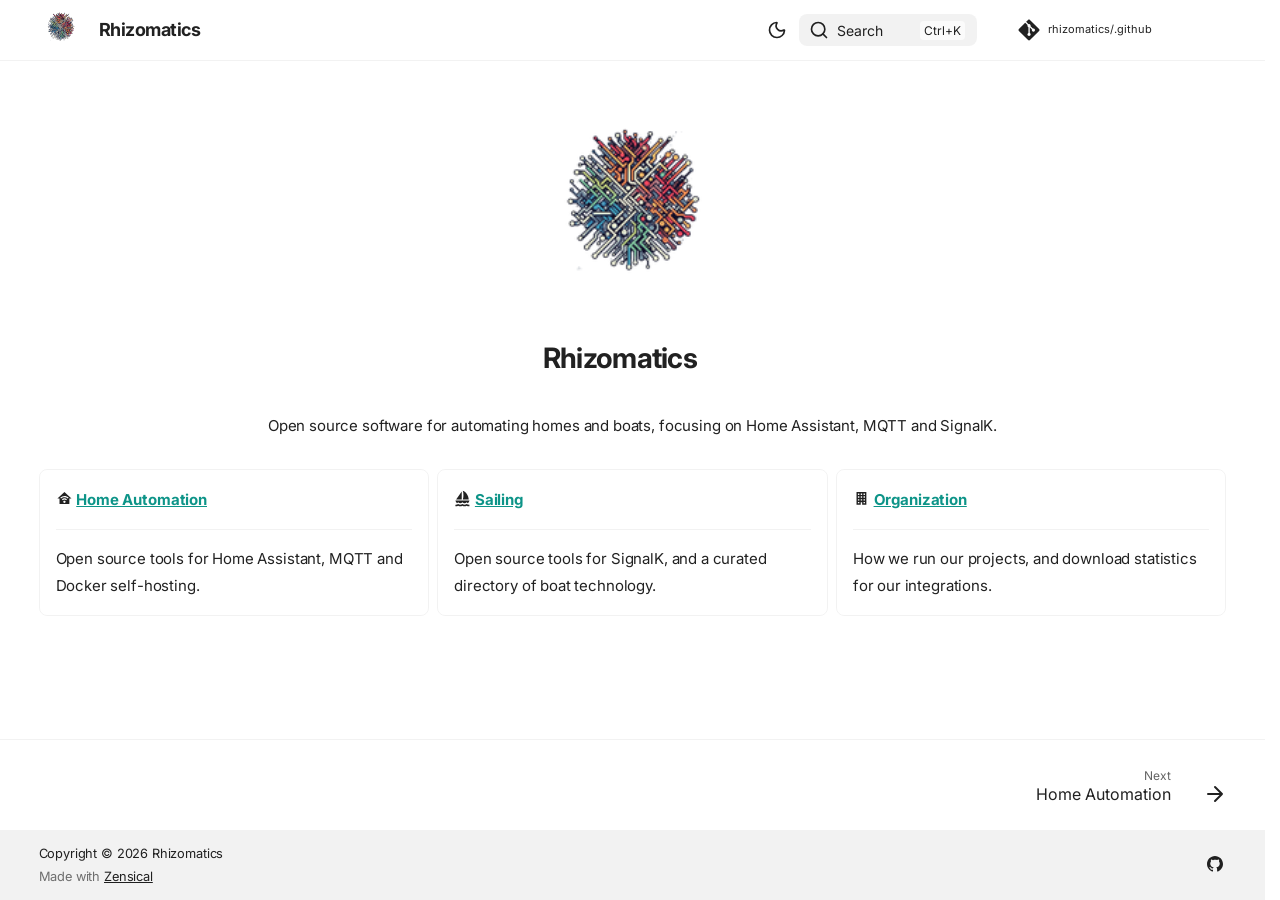
<file: index.html>
<!doctype html>
<html lang="en" class="no-js">
  <head>
    
      <meta charset="utf-8">
      <meta name="viewport" content="width=device-width,initial-scale=1">
      
        <meta name="description" content="Open source software for Home Assistant, MQTT, SignalK, Docker self-hosting, home and boat automation.">
      
      
        <meta name="author" content="Rhizomatics">
      
      
        <link rel="canonical" href="https://www.rhizomatics.org.uk/">
      
      
        <link rel="describedby" href="./llms.txt">
        
          <link rel="alternate" type="text/markdown" href="./index.md">
        
      
      
      
        <link rel="next" href="./home-automation/">
      
      
        
      
      
      <link rel="icon" href="./assets/images/rhizomatics-dark-icon.png">
      <meta name="generator" content="zensical-0.1.0">
    
    
      
        <title>Open Source Home Assistant, MQTT & SignalK Tools - Rhizomatics</title>
      
    
    
      
        
      
      <link rel="stylesheet" href="./assets/stylesheets/modern/main.4ab2de0c.min.css">
      
        
          
        
        <link rel="stylesheet" href="./assets/stylesheets/modern/palette.b60ce83d.min.css">
      
      


    
    
      
    
    
      
        
        
        <link rel="preconnect" href="https://fonts.gstatic.com" crossorigin>
        <link rel="stylesheet" href="https://fonts.googleapis.com/css?family=Inter:300,300i,400,400i,500,500i,700,700i%7CJetBrains+Mono:400,400i,700,700i&amp;display=fallback">
        <style>:root{--md-text-font:"Inter";--md-code-font:"JetBrains Mono"}</style>
      
    
    
      <link rel="stylesheet" href="./stylesheets/extra.css">
    
    <script>__md_scope=new URL(".",location),__md_scope.pathname.endsWith("/")||(__md_scope=new URL(__md_scope.pathname+"/",location)),__md_hash=e=>[...e].reduce(((e,t)=>(e<<5)-e+t.charCodeAt(0)),0),__md_get=(e,t=localStorage,_=__md_scope)=>JSON.parse(t.getItem(_.pathname+"."+e)),__md_set=(e,t,_=localStorage,a=__md_scope)=>{try{_.setItem(a.pathname+"."+e,JSON.stringify(t))}catch(e){}},document.documentElement.setAttribute("data-platform",navigator.platform)</script>
    
      

    
    
  
  
  

  <meta property="og:type" content="website">
  <meta property="og:title" content="Open Source Home Assistant, MQTT & SignalK Tools">
  <meta property="og:description" content="Open source software for Home Assistant, MQTT, SignalK, Docker self-hosting, home and boat automation.">
  <meta property="og:image" content="https://www.rhizomatics.org.uk//assets/images/icon-master-1280x1280.png">
  <meta property="og:url" content="https://www.rhizomatics.org.uk/">
  <meta property="og:site_name" content="Rhizomatics">

  <meta name="twitter:card" content="summary">
  <meta name="twitter:title" content="Open Source Home Assistant, MQTT & SignalK Tools">
  <meta name="twitter:description" content="Open source software for Home Assistant, MQTT, SignalK, Docker self-hosting, home and boat automation.">
  <meta name="twitter:image" content="https://www.rhizomatics.org.uk//assets/images/icon-master-1280x1280.png">

  
    <script type="application/ld+json">
    {
      "@context": "https://schema.org",
      "@type": "Organization",
      "name": "Rhizomatics",
      "url": "https://www.rhizomatics.org.uk/",
      "logo": "https://www.rhizomatics.org.uk//assets/images/icon-master-1280x1280.png",
      "description": "Open source software for Home Assistant, MQTT, Docker self-hosting and marine SignalK integrations.",
      "sameAs": [
        "https://github.com/rhizomatics"
      ]
    }
    </script>
  

  
  <script data-goatcounter="https://rhizomatics.goatcounter.com/count"
          async src="//gc.zgo.at/count.js"></script>

  </head>
  
  
    
    
      
    
    
    
    
    <body dir="ltr" data-md-color-scheme="default" data-md-color-primary="custom" data-md-color-accent="custom">
  
    
    <input class="md-toggle" data-md-toggle="drawer" type="checkbox" id="__drawer" autocomplete="off">
    <input class="md-toggle" data-md-toggle="search" type="checkbox" id="__search" autocomplete="off">
    <label class="md-overlay" for="__drawer" aria-hidden="true"></label>
    <div data-md-component="skip">
      <a href="#__skip" class="md-skip">
        Skip to content
      </a>
    </div>
    <div data-md-component="announce">
      
    </div>
    
    
      

  

<header class="md-header md-header--shadow" data-md-component="header">
  <nav class="md-header__inner md-grid" aria-label="Header">
    <a href="" title="Rhizomatics" class="md-header__button md-logo" aria-label="Rhizomatics" data-md-component="logo">
      
  <img src="./assets/images/rhizomatics-logo.png" alt="Rhizomatics">

    </a>
    <label class="md-header__button md-icon" for="__drawer">
      
      <svg xmlns="http://www.w3.org/2000/svg" fill="none" stroke="currentColor" stroke-linecap="round" stroke-linejoin="round" stroke-width="2" class="lucide lucide-menu" viewBox="0 0 24 24"><path d="M4 5h16M4 12h16M4 19h16"/></svg>
      <span class="md-visually-hidden">Navigation</span>
    </label>
    <div class="md-header__title" data-md-component="header-title">
      <div class="md-header__ellipsis">
        <div class="md-header__topic">
          <span class="md-ellipsis">
            Rhizomatics
          </span>
        </div>
        <div class="md-header__topic" data-md-component="header-topic">
          <span class="md-ellipsis">
            
              Open Source Home Assistant, MQTT & SignalK Tools
            
          </span>
        </div>
      </div>
    </div>
    
      
        <form class="md-header__option" data-md-component="palette">
  
    
    
    
    <input class="md-option" data-md-color-media="none" data-md-color-scheme="default" data-md-color-primary="custom" data-md-color-accent="custom"  aria-label="Switch to dark mode"  type="radio" name="__palette" id="__palette_0">
    
      <label class="md-header__button md-icon" title="Switch to dark mode" for="__palette_1" hidden>
        <svg xmlns="http://www.w3.org/2000/svg" fill="none" stroke="currentColor" stroke-linecap="round" stroke-linejoin="round" stroke-width="2" class="lucide lucide-moon" viewBox="0 0 24 24"><path d="M20.985 12.486a9 9 0 1 1-9.473-9.472c.405-.022.617.46.402.803a6 6 0 0 0 8.268 8.268c.344-.215.825-.004.803.401"/></svg>
      </label>
    
  
    
    
    
    <input class="md-option" data-md-color-media="none" data-md-color-scheme="slate" data-md-color-primary="custom" data-md-color-accent="custom"  aria-label="Switch to light mode"  type="radio" name="__palette" id="__palette_1">
    
      <label class="md-header__button md-icon" title="Switch to light mode" for="__palette_0" hidden>
        <svg xmlns="http://www.w3.org/2000/svg" fill="none" stroke="currentColor" stroke-linecap="round" stroke-linejoin="round" stroke-width="2" class="lucide lucide-sun" viewBox="0 0 24 24"><circle cx="12" cy="12" r="4"/><path d="M12 2v2M12 20v2M4.93 4.93l1.41 1.41M17.66 17.66l1.41 1.41M2 12h2M20 12h2M6.34 17.66l-1.41 1.41M19.07 4.93l-1.41 1.41"/></svg>
      </label>
    
  
</form>
      
    
    
      <script>var palette=__md_get("__palette");if(palette&&palette.color){if("(prefers-color-scheme)"===palette.color.media){var media=matchMedia("(prefers-color-scheme: light)"),input=document.querySelector(media.matches?"[data-md-color-media='(prefers-color-scheme: light)']":"[data-md-color-media='(prefers-color-scheme: dark)']");palette.color.media=input.getAttribute("data-md-color-media"),palette.color.scheme=input.getAttribute("data-md-color-scheme"),palette.color.primary=input.getAttribute("data-md-color-primary"),palette.color.accent=input.getAttribute("data-md-color-accent")}for(var[key,value]of Object.entries(palette.color))document.body.setAttribute("data-md-color-"+key,value)}</script>
    
    
    
      
      
        <label class="md-header__button md-icon" for="__search">
          
          <svg xmlns="http://www.w3.org/2000/svg" fill="none" stroke="currentColor" stroke-linecap="round" stroke-linejoin="round" stroke-width="2" class="lucide lucide-search" viewBox="0 0 24 24"><path d="m21 21-4.34-4.34"/><circle cx="11" cy="11" r="8"/></svg>
          <span class="md-visually-hidden">Search</span>
        </label>
        <div class="md-search" data-md-component="search" role="dialog" aria-label="Search">
  <button type="button" class="md-search__button">
    Search
  </button>
</div>
      
    
    <div class="md-header__source">
      
        <a href="https://github.com/rhizomatics" title="Go to repository" class="md-source" data-md-component="source">
  <div class="md-source__icon md-icon">
    
    <svg xmlns="http://www.w3.org/2000/svg" viewBox="0 0 448 512"><!--! Font Awesome Free 7.3.1 by @fontawesome - https://fontawesome.com License - https://fontawesome.com/license/free (Icons: CC BY 4.0, Fonts: SIL OFL 1.1, Code: MIT License) Copyright 2026 Fonticons, Inc.--><path fill="currentColor" d="M439.6 236.1 244 40.5c-5.4-5.5-12.8-8.5-20.4-8.5s-15 3-20.4 8.4L162.5 81l51.5 51.5c27.1-9.1 52.7 16.8 43.4 43.7l49.7 49.7c34.2-11.8 61.2 31 35.5 56.7-26.5 26.5-70.2-2.9-56-37.3L240.3 199v121.9c25.3 12.5 22.3 41.8 9.1 55-6.4 6.4-15.2 10.1-24.3 10.1s-17.8-3.6-24.3-10.1c-17.6-17.6-11.1-46.9 11.2-56v-123c-20.8-8.5-24.6-30.7-18.6-45L142.6 101 8.5 235.1C3 240.6 0 247.9 0 255.5s3 15 8.5 20.4l195.6 195.7c5.4 5.4 12.7 8.4 20.4 8.4s15-3 20.4-8.4l194.7-194.7c5.4-5.4 8.4-12.8 8.4-20.4s-3-15-8.4-20.4"/></svg>
  </div>
  <div class="md-source__repository">
    rhizomatics/.github
  </div>
</a>
      
    </div>
  </nav>
  
</header>
    
    <div class="md-container" data-md-component="container">
      
      
        
          
        
      
      <main class="md-main" data-md-component="main">
        <div class="md-main__inner md-grid">
          
            
              
                
              
              <div class="md-sidebar md-sidebar--primary" data-md-component="sidebar" data-md-type="navigation" hidden>
                <div class="md-sidebar__scrollwrap">
                  <div class="md-sidebar__inner">
                    



<nav class="md-nav md-nav--primary" aria-label="Navigation" data-md-level="0">
  <label class="md-nav__title" for="__drawer">
    <a href="" title="Rhizomatics" class="md-nav__button md-logo" aria-label="Rhizomatics" data-md-component="logo">
      
  <img src="./assets/images/rhizomatics-logo.png" alt="Rhizomatics">

    </a>
    Rhizomatics
  </label>
  
    <div class="md-nav__source">
      <a href="https://github.com/rhizomatics" title="Go to repository" class="md-source" data-md-component="source">
  <div class="md-source__icon md-icon">
    
    <svg xmlns="http://www.w3.org/2000/svg" viewBox="0 0 448 512"><!--! Font Awesome Free 7.3.1 by @fontawesome - https://fontawesome.com License - https://fontawesome.com/license/free (Icons: CC BY 4.0, Fonts: SIL OFL 1.1, Code: MIT License) Copyright 2026 Fonticons, Inc.--><path fill="currentColor" d="M439.6 236.1 244 40.5c-5.4-5.5-12.8-8.5-20.4-8.5s-15 3-20.4 8.4L162.5 81l51.5 51.5c27.1-9.1 52.7 16.8 43.4 43.7l49.7 49.7c34.2-11.8 61.2 31 35.5 56.7-26.5 26.5-70.2-2.9-56-37.3L240.3 199v121.9c25.3 12.5 22.3 41.8 9.1 55-6.4 6.4-15.2 10.1-24.3 10.1s-17.8-3.6-24.3-10.1c-17.6-17.6-11.1-46.9 11.2-56v-123c-20.8-8.5-24.6-30.7-18.6-45L142.6 101 8.5 235.1C3 240.6 0 247.9 0 255.5s3 15 8.5 20.4l195.6 195.7c5.4 5.4 12.7 8.4 20.4 8.4s15-3 20.4-8.4l194.7-194.7c5.4-5.4 8.4-12.8 8.4-20.4s-3-15-8.4-20.4"/></svg>
  </div>
  <div class="md-source__repository">
    rhizomatics/.github
  </div>
</a>
    </div>
  
  <ul class="md-nav__list" data-md-scrollfix>
    
      
      
  
  
    
  
  
  
    <li class="md-nav__item md-nav__item--active">
      
      
      
      
        
      
      
      <a href="" class="md-nav__link md-nav__link--active">
        
  
  
  <span class="md-ellipsis">
    
  
  Home

    
  </span>
  
  

      </a>
      
    </li>
  

    
      
      
  
  
  
  
    <li class="md-nav__item">
      <a href="./home-automation/" class="md-nav__link">
        
  
  
  <span class="md-ellipsis">
    
  
  Home Automation

    
  </span>
  
  

      </a>
    </li>
  

    
      
      
  
  
  
  
    <li class="md-nav__item">
      <a href="./sailing/" class="md-nav__link">
        
  
  
  <span class="md-ellipsis">
    
  
  Sailing

    
  </span>
  
  

      </a>
    </li>
  

    
      
      
  
  
  
  
    <li class="md-nav__item">
      <a href="./organization.md" class="md-nav__link">
        
  
  
  <span class="md-ellipsis">
    
  
  Organization

    
  </span>
  
  

      </a>
    </li>
  

    
  </ul>
</nav>
                  </div>
                </div>
              </div>
            
            
              
                
              
              <div class="md-sidebar md-sidebar--secondary" data-md-component="sidebar" data-md-type="toc" hidden>
                <div class="md-sidebar__scrollwrap">
                  
                    
                    
                    
                      
                    
                    
                  
                  <div class="md-sidebar__inner">
                    


<nav class="md-nav md-nav--secondary" aria-label="On this page">
  
  
  
    
  
  
</nav>
                  </div>
                </div>
              </div>
            
          
          
            <div class="md-content" data-md-component="content">
              
              <article class="md-content__inner md-typeset">
                <a id="__skip" tabindex="-1"></a>
                
                  

  
  


<div class="rz-hero">
<p><img alt="Rhizomatics" class="rz-hero-logo" src="assets/images/rhizomatics-logo.png" /></p>
<h1 id="rhizomatics">Rhizomatics<a class="headerlink" href="#rhizomatics" title="Permanent link">&para;</a></h1>
<p>Open source software for automating homes and boats, focusing on Home Assistant, MQTT and SignalK.</p>
</div>
<div class="grid cards">
<ul>
<li>
<p><span class="twemoji"><svg xmlns="http://www.w3.org/2000/svg" viewBox="0 0 24 24"><path d="M12 3 2 12h3v8h14v-8h3zm0 5.5c2.34 0 4.46.93 6 2.44l-1.2 1.18a6.79 6.79 0 0 0-4.8-1.95c-1.88 0-3.58.74-4.8 1.95L6 10.94a8.54 8.54 0 0 1 6-2.44m0 3.33c1.4 0 2.67.56 3.6 1.47l-1.2 1.17a3.4 3.4 0 0 0-2.4-.97c-.94 0-1.79.37-2.4.97L8.4 13.3a5.13 5.13 0 0 1 3.6-1.47m0 3.34c.94 0 1.7.74 1.7 1.66s-.76 1.67-1.7 1.67-1.7-.75-1.7-1.67.76-1.66 1.7-1.66"/></svg></span> <strong><a href="home-automation/">Home Automation</a></strong></p>
<hr />
<p>Open source tools for Home Assistant, MQTT and Docker self-hosting.</p>
</li>
<li>
<p><span class="twemoji"><svg xmlns="http://www.w3.org/2000/svg" viewBox="0 0 24 24"><path d="m3 13.5 8-11.47V13.5zm9.5 0c1.35-3.75 1.17-8.79 0-12.5 4.76 1.54 8.4 7.4 8.46 12.5zm8.6 3.58c-.41.64-.89 1.19-1.45 1.66-.65-.29-1.23-.74-1.69-1.24-1.49 1.93-4.5 1.93-5.99 0-1.47 1.93-4.5 1.93-5.97 0-.5.5-1.05.95-1.7 1.24-1.14-.94-2-2.28-2.3-3.74h19.94a6.4 6.4 0 0 1-.84 2.08M20.96 23q-1.59 0-3-.75c-1.84 1-4.15 1-5.99 0-1.84 1-4.15 1-5.97 0-1.23.69-2.64.8-4 .75v-2c1.41.05 2.77-.1 4-1 1.74 1.25 4.21 1.25 5.97 0 1.77 1.25 4.23 1.25 5.99 0 1.21.9 2.58 1.05 3.98 1v2z"/></svg></span> <strong><a href="sailing/">Sailing</a></strong></p>
<hr />
<p>Open source tools for SignalK, and a curated directory of boat technology.</p>
</li>
<li>
<p><span class="twemoji"><svg xmlns="http://www.w3.org/2000/svg" viewBox="0 0 24 24"><path d="M5 3v18h6v-3.5h2V21h6V3zm2 2h2v2H7zm4 0h2v2h-2zm4 0h2v2h-2zM7 9h2v2H7zm4 0h2v2h-2zm4 0h2v2h-2zm-8 4h2v2H7zm4 0h2v2h-2zm4 0h2v2h-2zm-8 4h2v2H7zm8 0h2v2h-2z"/></svg></span> <strong><a href="https://hq.rhizomatics.org.uk">Organization</a></strong></p>
<hr />
<p>How we run our projects, and download statistics for our integrations.</p>
</li>
</ul>
</div>

  









  
  




  



                
              </article>
            </div>
          
          
<script>var target=document.getElementById(location.hash.slice(1));target&&target.name&&(target.checked=target.name.startsWith("__tabbed_"))</script>
        </div>
        
          <button type="button" class="md-top md-icon" data-md-component="top" hidden>
  
  <svg xmlns="http://www.w3.org/2000/svg" fill="none" stroke="currentColor" stroke-linecap="round" stroke-linejoin="round" stroke-width="2" class="lucide lucide-circle-arrow-up" viewBox="0 0 24 24"><circle cx="12" cy="12" r="10"/><path d="m16 12-4-4-4 4M12 16V8"/></svg>
  Back to top
</button>
        
      </main>
      
        <footer class="md-footer">
  
    
      
        
      
      <nav class="md-footer__inner md-grid" aria-label="Footer" >
        
        
          
          <a href="./home-automation/" class="md-footer__link md-footer__link--next" aria-label="Next: Home Automation">
            <div class="md-footer__title">
              <span class="md-footer__direction">
                Next
              </span>
              <div class="md-ellipsis">
                Home Automation
              </div>
            </div>
            <div class="md-footer__button md-icon">
              
              <svg xmlns="http://www.w3.org/2000/svg" fill="none" stroke="currentColor" stroke-linecap="round" stroke-linejoin="round" stroke-width="2" class="lucide lucide-arrow-right" viewBox="0 0 24 24"><path d="M5 12h14M12 5l7 7-7 7"/></svg>
            </div>
          </a>
        
      </nav>
    
  
  <div class="md-footer-meta md-typeset">
    <div class="md-footer-meta__inner md-grid">
      <div class="md-copyright">
  
    <div class="md-copyright__highlight">
      Copyright &copy; 2026 Rhizomatics
    </div>
  
  
    Made with
    <a href="https://zensical.org/" target="_blank" rel="noopener">
      Zensical
    </a>
  
</div>
      
        
<div class="md-social">
  
    
    
    
    
      
      
    
    <a href="https://github.com/rhizomatics" target="_blank" rel="noopener" title="github.com" class="md-social__link">
      <svg xmlns="http://www.w3.org/2000/svg" viewBox="0 0 512 512"><!--! Font Awesome Free 7.3.1 by @fontawesome - https://fontawesome.com License - https://fontawesome.com/license/free (Icons: CC BY 4.0, Fonts: SIL OFL 1.1, Code: MIT License) Copyright 2026 Fonticons, Inc.--><path fill="currentColor" d="M216.5 362.5c-66-8-112.5-55.5-112.5-117 0-25 9-52 24-70-6.5-16.5-5.5-51.5 2-66 20-2.5 47 8 63 22.5 19-6 39-9 63.5-9s44.5 3 62.5 8.5c15.5-14 43-24.5 63-22 7 13.5 8 48.5 1.5 65.5 16 19 24.5 44.5 24.5 70.5 0 61.5-46.5 108-113.5 116.5 17 11 28.5 35 28.5 62.5v52c0 15 12.5 23.5 27.5 17.5C441 459.5 512 369 512 257 512 115.5 397 0 255.5 0S0 115.5 0 257c0 111 70.5 203 165.5 237.5 13.5 5 26.5-4 26.5-17.5v-40c-7 3-16 5-24 5-33 0-52.5-18-66.5-51.5-5.5-13.5-11.5-21.5-23-23-6-.5-8-3-8-6 0-6 10-10.5 20-10.5 14.5 0 27 9 40 27.5 10 14.5 20.5 21 33 21s20.5-4.5 32-16c8.5-8.5 15-16 21-21"/></svg>
    </a>
  
</div>
      
    </div>
  </div>
</footer>
      
    </div>
    <div class="md-dialog" data-md-component="dialog" role="status" aria-atomic="true">
      <div class="md-dialog__inner md-typeset"></div>
    </div>
    
    
    
      
      
      
      
        
        
      <script id="__config" type="application/json">{"annotate":null,"base":".","features":["navigation.instant","navigation.instant.prefetch","navigation.tracking","navigation.top","navigation.footer","content.code.copy","search.highlight"],"redirect":null,"search":"./assets/javascripts/workers/search.719e0d91.min.js","tags":null,"translations":{"clipboard.copied":"Copied to clipboard","clipboard.copy":"Copy to clipboard","clipboard.error":"Could not copy to clipboard","search.result.more.one":"1 more on this page","search.result.more.other":"# more on this page","search.result.none":"No matching documents","search.result.one":"1 matching document","search.result.other":"# matching documents","search.result.placeholder":"Type to start searching","search.result.term.missing":"Missing","select.version":"Select version"},"version":null}</script>
    
    
      <script src="./assets/javascripts/bundle.d31f0ffa.min.js"></script>
      
    
  </body>
</html>
</file>
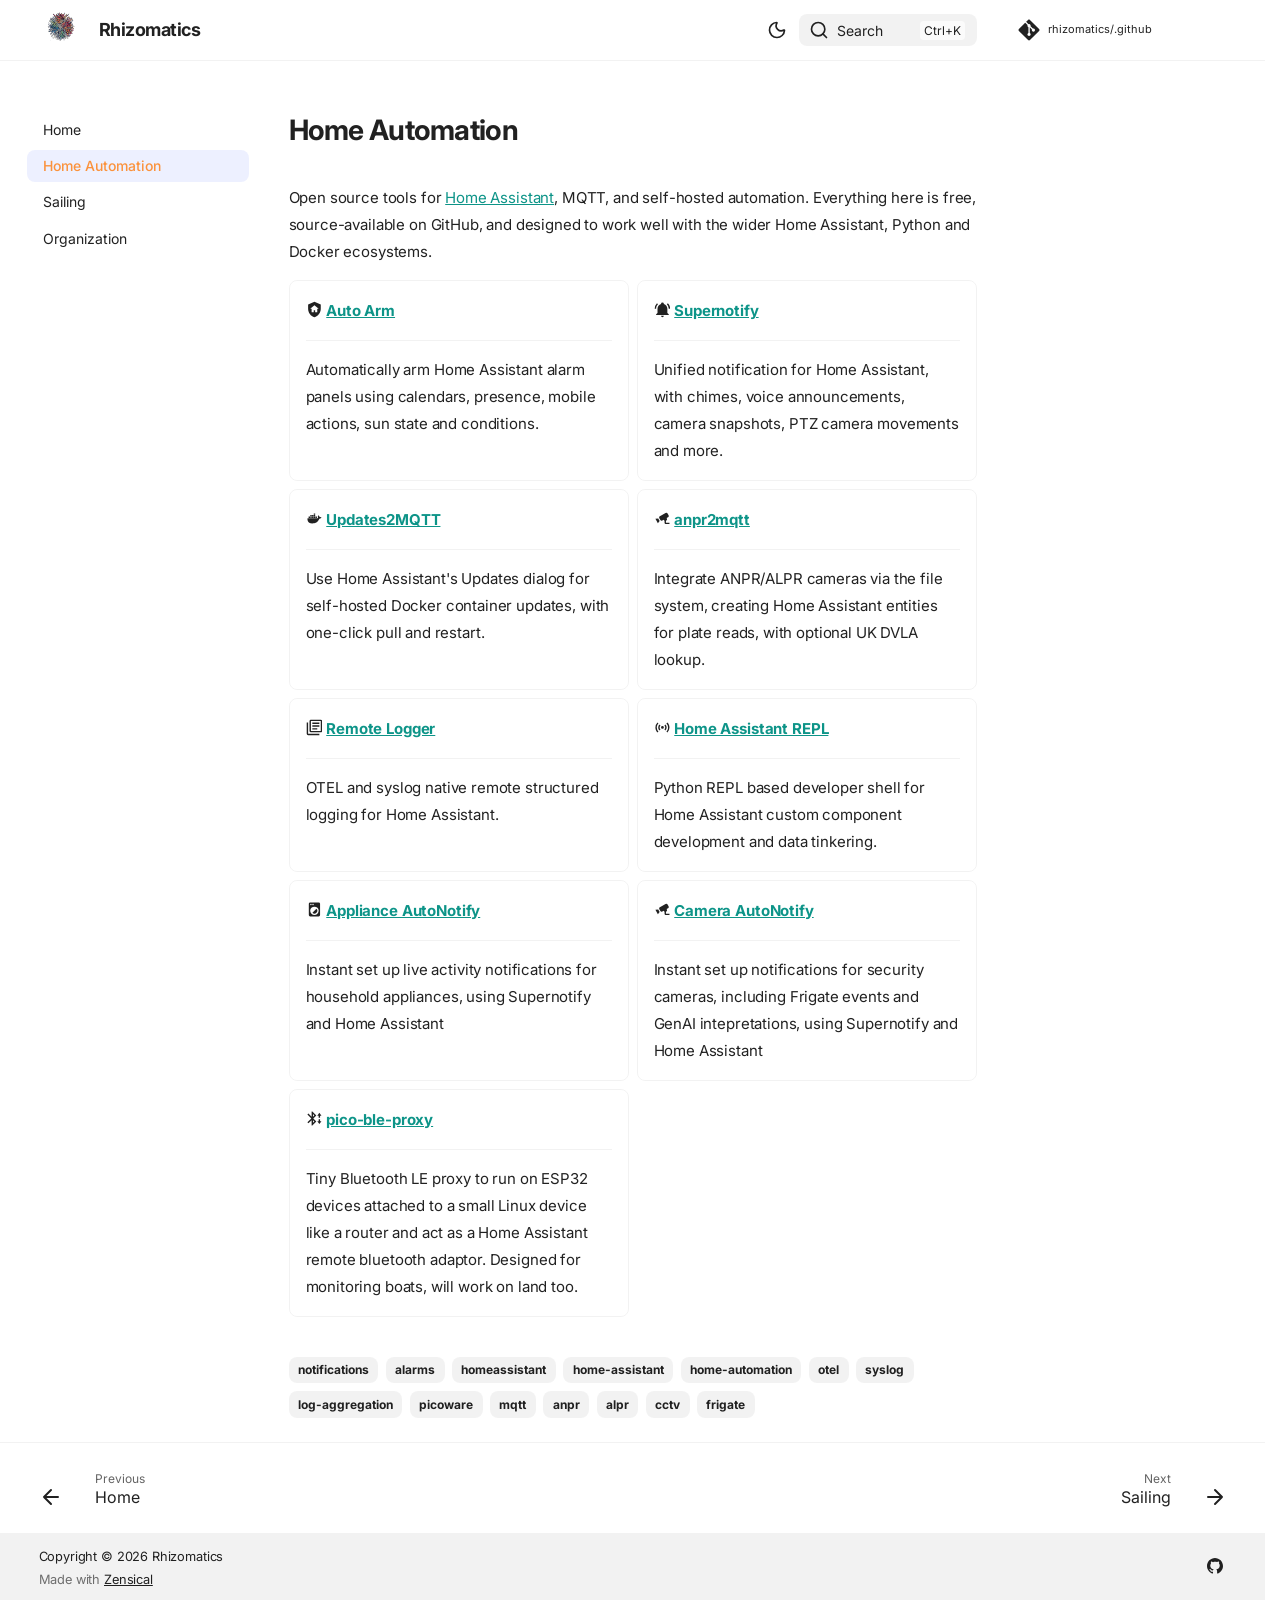
<file: home-automation/index.html>
<!doctype html>
<html lang="en" class="no-js">
  <head>
    
      <meta charset="utf-8">
      <meta name="viewport" content="width=device-width,initial-scale=1">
      
        <meta name="description" content="Open source software for Home Assistant, MQTT and Docker self-hosting.">
      
      
        <meta name="author" content="Rhizomatics">
      
      
        <link rel="canonical" href="https://www.rhizomatics.org.uk/home-automation/">
      
      
        <link rel="describedby" href="../llms.txt">
        
          <link rel="alternate" type="text/markdown" href="./index.md">
        
      
      
        <link rel="prev" href="./..">
      
      
        <link rel="next" href="../sailing/">
      
      
        
      
      
      <link rel="icon" href="../assets/images/rhizomatics-dark-icon.png">
      <meta name="generator" content="zensical-0.1.0">
    
    
      
        <title>Home Automation - Rhizomatics</title>
      
    
    
      
        
      
      <link rel="stylesheet" href="../assets/stylesheets/modern/main.4ab2de0c.min.css">
      
        
          
        
        <link rel="stylesheet" href="../assets/stylesheets/modern/palette.b60ce83d.min.css">
      
      


    
    
      
    
    
      
        
        
        <link rel="preconnect" href="https://fonts.gstatic.com" crossorigin>
        <link rel="stylesheet" href="https://fonts.googleapis.com/css?family=Inter:300,300i,400,400i,500,500i,700,700i%7CJetBrains+Mono:400,400i,700,700i&amp;display=fallback">
        <style>:root{--md-text-font:"Inter";--md-code-font:"JetBrains Mono"}</style>
      
    
    
      <link rel="stylesheet" href="../stylesheets/extra.css">
    
    <script>__md_scope=new URL("..",location),__md_scope.pathname.endsWith("/")||(__md_scope=new URL(__md_scope.pathname+"/",location)),__md_hash=e=>[...e].reduce(((e,t)=>(e<<5)-e+t.charCodeAt(0)),0),__md_get=(e,t=localStorage,_=__md_scope)=>JSON.parse(t.getItem(_.pathname+"."+e)),__md_set=(e,t,_=localStorage,a=__md_scope)=>{try{_.setItem(a.pathname+"."+e,JSON.stringify(t))}catch(e){}},document.documentElement.setAttribute("data-platform",navigator.platform)</script>
    
      

    
    
  
  
  

  <meta property="og:type" content="website">
  <meta property="og:title" content="Home Automation">
  <meta property="og:description" content="Open source software for Home Assistant, MQTT and Docker self-hosting.">
  <meta property="og:image" content="https://www.rhizomatics.org.uk//assets/images/icon-master-1280x1280.png">
  <meta property="og:url" content="https://www.rhizomatics.org.uk/home-automation/">
  <meta property="og:site_name" content="Rhizomatics">

  <meta name="twitter:card" content="summary">
  <meta name="twitter:title" content="Home Automation">
  <meta name="twitter:description" content="Open source software for Home Assistant, MQTT and Docker self-hosting.">
  <meta name="twitter:image" content="https://www.rhizomatics.org.uk//assets/images/icon-master-1280x1280.png">

  

  
  <script data-goatcounter="https://rhizomatics.goatcounter.com/count"
          async src="//gc.zgo.at/count.js"></script>

  </head>
  
  
    
    
      
    
    
    
    
    <body dir="ltr" data-md-color-scheme="default" data-md-color-primary="custom" data-md-color-accent="custom">
  
    
    <input class="md-toggle" data-md-toggle="drawer" type="checkbox" id="__drawer" autocomplete="off">
    <input class="md-toggle" data-md-toggle="search" type="checkbox" id="__search" autocomplete="off">
    <label class="md-overlay" for="__drawer" aria-hidden="true"></label>
    <div data-md-component="skip">
      <a href="#__skip" class="md-skip">
        Skip to content
      </a>
    </div>
    <div data-md-component="announce">
      
    </div>
    
    
      

  

<header class="md-header md-header--shadow" data-md-component="header">
  <nav class="md-header__inner md-grid" aria-label="Header">
    <a href="./.." title="Rhizomatics" class="md-header__button md-logo" aria-label="Rhizomatics" data-md-component="logo">
      
  <img src="../assets/images/rhizomatics-logo.png" alt="Rhizomatics">

    </a>
    <label class="md-header__button md-icon" for="__drawer">
      
      <svg xmlns="http://www.w3.org/2000/svg" fill="none" stroke="currentColor" stroke-linecap="round" stroke-linejoin="round" stroke-width="2" class="lucide lucide-menu" viewBox="0 0 24 24"><path d="M4 5h16M4 12h16M4 19h16"/></svg>
      <span class="md-visually-hidden">Navigation</span>
    </label>
    <div class="md-header__title" data-md-component="header-title">
      <div class="md-header__ellipsis">
        <div class="md-header__topic">
          <span class="md-ellipsis">
            Rhizomatics
          </span>
        </div>
        <div class="md-header__topic" data-md-component="header-topic">
          <span class="md-ellipsis">
            
              Home Automation
            
          </span>
        </div>
      </div>
    </div>
    
      
        <form class="md-header__option" data-md-component="palette">
  
    
    
    
    <input class="md-option" data-md-color-media="none" data-md-color-scheme="default" data-md-color-primary="custom" data-md-color-accent="custom"  aria-label="Switch to dark mode"  type="radio" name="__palette" id="__palette_0">
    
      <label class="md-header__button md-icon" title="Switch to dark mode" for="__palette_1" hidden>
        <svg xmlns="http://www.w3.org/2000/svg" fill="none" stroke="currentColor" stroke-linecap="round" stroke-linejoin="round" stroke-width="2" class="lucide lucide-moon" viewBox="0 0 24 24"><path d="M20.985 12.486a9 9 0 1 1-9.473-9.472c.405-.022.617.46.402.803a6 6 0 0 0 8.268 8.268c.344-.215.825-.004.803.401"/></svg>
      </label>
    
  
    
    
    
    <input class="md-option" data-md-color-media="none" data-md-color-scheme="slate" data-md-color-primary="custom" data-md-color-accent="custom"  aria-label="Switch to light mode"  type="radio" name="__palette" id="__palette_1">
    
      <label class="md-header__button md-icon" title="Switch to light mode" for="__palette_0" hidden>
        <svg xmlns="http://www.w3.org/2000/svg" fill="none" stroke="currentColor" stroke-linecap="round" stroke-linejoin="round" stroke-width="2" class="lucide lucide-sun" viewBox="0 0 24 24"><circle cx="12" cy="12" r="4"/><path d="M12 2v2M12 20v2M4.93 4.93l1.41 1.41M17.66 17.66l1.41 1.41M2 12h2M20 12h2M6.34 17.66l-1.41 1.41M19.07 4.93l-1.41 1.41"/></svg>
      </label>
    
  
</form>
      
    
    
      <script>var palette=__md_get("__palette");if(palette&&palette.color){if("(prefers-color-scheme)"===palette.color.media){var media=matchMedia("(prefers-color-scheme: light)"),input=document.querySelector(media.matches?"[data-md-color-media='(prefers-color-scheme: light)']":"[data-md-color-media='(prefers-color-scheme: dark)']");palette.color.media=input.getAttribute("data-md-color-media"),palette.color.scheme=input.getAttribute("data-md-color-scheme"),palette.color.primary=input.getAttribute("data-md-color-primary"),palette.color.accent=input.getAttribute("data-md-color-accent")}for(var[key,value]of Object.entries(palette.color))document.body.setAttribute("data-md-color-"+key,value)}</script>
    
    
    
      
      
        <label class="md-header__button md-icon" for="__search">
          
          <svg xmlns="http://www.w3.org/2000/svg" fill="none" stroke="currentColor" stroke-linecap="round" stroke-linejoin="round" stroke-width="2" class="lucide lucide-search" viewBox="0 0 24 24"><path d="m21 21-4.34-4.34"/><circle cx="11" cy="11" r="8"/></svg>
          <span class="md-visually-hidden">Search</span>
        </label>
        <div class="md-search" data-md-component="search" role="dialog" aria-label="Search">
  <button type="button" class="md-search__button">
    Search
  </button>
</div>
      
    
    <div class="md-header__source">
      
        <a href="https://github.com/rhizomatics" title="Go to repository" class="md-source" data-md-component="source">
  <div class="md-source__icon md-icon">
    
    <svg xmlns="http://www.w3.org/2000/svg" viewBox="0 0 448 512"><!--! Font Awesome Free 7.3.1 by @fontawesome - https://fontawesome.com License - https://fontawesome.com/license/free (Icons: CC BY 4.0, Fonts: SIL OFL 1.1, Code: MIT License) Copyright 2026 Fonticons, Inc.--><path fill="currentColor" d="M439.6 236.1 244 40.5c-5.4-5.5-12.8-8.5-20.4-8.5s-15 3-20.4 8.4L162.5 81l51.5 51.5c27.1-9.1 52.7 16.8 43.4 43.7l49.7 49.7c34.2-11.8 61.2 31 35.5 56.7-26.5 26.5-70.2-2.9-56-37.3L240.3 199v121.9c25.3 12.5 22.3 41.8 9.1 55-6.4 6.4-15.2 10.1-24.3 10.1s-17.8-3.6-24.3-10.1c-17.6-17.6-11.1-46.9 11.2-56v-123c-20.8-8.5-24.6-30.7-18.6-45L142.6 101 8.5 235.1C3 240.6 0 247.9 0 255.5s3 15 8.5 20.4l195.6 195.7c5.4 5.4 12.7 8.4 20.4 8.4s15-3 20.4-8.4l194.7-194.7c5.4-5.4 8.4-12.8 8.4-20.4s-3-15-8.4-20.4"/></svg>
  </div>
  <div class="md-source__repository">
    rhizomatics/.github
  </div>
</a>
      
    </div>
  </nav>
  
</header>
    
    <div class="md-container" data-md-component="container">
      
      
        
          
        
      
      <main class="md-main" data-md-component="main">
        <div class="md-main__inner md-grid">
          
            
              
              <div class="md-sidebar md-sidebar--primary" data-md-component="sidebar" data-md-type="navigation" >
                <div class="md-sidebar__scrollwrap">
                  <div class="md-sidebar__inner">
                    



<nav class="md-nav md-nav--primary" aria-label="Navigation" data-md-level="0">
  <label class="md-nav__title" for="__drawer">
    <a href="./.." title="Rhizomatics" class="md-nav__button md-logo" aria-label="Rhizomatics" data-md-component="logo">
      
  <img src="../assets/images/rhizomatics-logo.png" alt="Rhizomatics">

    </a>
    Rhizomatics
  </label>
  
    <div class="md-nav__source">
      <a href="https://github.com/rhizomatics" title="Go to repository" class="md-source" data-md-component="source">
  <div class="md-source__icon md-icon">
    
    <svg xmlns="http://www.w3.org/2000/svg" viewBox="0 0 448 512"><!--! Font Awesome Free 7.3.1 by @fontawesome - https://fontawesome.com License - https://fontawesome.com/license/free (Icons: CC BY 4.0, Fonts: SIL OFL 1.1, Code: MIT License) Copyright 2026 Fonticons, Inc.--><path fill="currentColor" d="M439.6 236.1 244 40.5c-5.4-5.5-12.8-8.5-20.4-8.5s-15 3-20.4 8.4L162.5 81l51.5 51.5c27.1-9.1 52.7 16.8 43.4 43.7l49.7 49.7c34.2-11.8 61.2 31 35.5 56.7-26.5 26.5-70.2-2.9-56-37.3L240.3 199v121.9c25.3 12.5 22.3 41.8 9.1 55-6.4 6.4-15.2 10.1-24.3 10.1s-17.8-3.6-24.3-10.1c-17.6-17.6-11.1-46.9 11.2-56v-123c-20.8-8.5-24.6-30.7-18.6-45L142.6 101 8.5 235.1C3 240.6 0 247.9 0 255.5s3 15 8.5 20.4l195.6 195.7c5.4 5.4 12.7 8.4 20.4 8.4s15-3 20.4-8.4l194.7-194.7c5.4-5.4 8.4-12.8 8.4-20.4s-3-15-8.4-20.4"/></svg>
  </div>
  <div class="md-source__repository">
    rhizomatics/.github
  </div>
</a>
    </div>
  
  <ul class="md-nav__list" data-md-scrollfix>
    
      
      
  
  
  
  
    <li class="md-nav__item">
      <a href="./.." class="md-nav__link">
        
  
  
  <span class="md-ellipsis">
    
  
  Home

    
  </span>
  
  

      </a>
    </li>
  

    
      
      
  
  
    
  
  
  
    <li class="md-nav__item md-nav__item--active">
      
      
      
      
        
      
      
      <a href="././" class="md-nav__link md-nav__link--active">
        
  
  
  <span class="md-ellipsis">
    
  
  Home Automation

    
  </span>
  
  

      </a>
      
    </li>
  

    
      
      
  
  
  
  
    <li class="md-nav__item">
      <a href="../sailing/" class="md-nav__link">
        
  
  
  <span class="md-ellipsis">
    
  
  Sailing

    
  </span>
  
  

      </a>
    </li>
  

    
      
      
  
  
  
  
    <li class="md-nav__item">
      <a href="../organization.md" class="md-nav__link">
        
  
  
  <span class="md-ellipsis">
    
  
  Organization

    
  </span>
  
  

      </a>
    </li>
  

    
  </ul>
</nav>
                  </div>
                </div>
              </div>
            
            
              
              <div class="md-sidebar md-sidebar--secondary" data-md-component="sidebar" data-md-type="toc" >
                <div class="md-sidebar__scrollwrap">
                  
                    
                    
                    
                      
                    
                    
                  
                  <div class="md-sidebar__inner">
                    


<nav class="md-nav md-nav--secondary" aria-label="On this page">
  
  
  
    
  
  
</nav>
                  </div>
                </div>
              </div>
            
          
          
            <div class="md-content" data-md-component="content">
              
              <article class="md-content__inner md-typeset">
                <a id="__skip" tabindex="-1"></a>
                
                  

  
  


<h1 id="home-automation">Home Automation<a class="headerlink" href="#home-automation" title="Permanent link">&para;</a></h1>
<p>Open source tools for <a href="https://www.home-assistant.io/">Home Assistant</a>, MQTT, and self-hosted
automation. Everything here is free, source-available on GitHub, and designed to work well with
the wider Home Assistant, Python and Docker ecosystems.</p>
<div class="grid cards">
<ul>
<li>
<p><span class="twemoji"><svg xmlns="http://www.w3.org/2000/svg" viewBox="0 0 24 24"><path d="M11 13h2v3h3v-5h2l-6-5-6 5h2v5h3zm1-12 9 4v6c0 5.55-3.84 10.74-9 12-5.16-1.26-9-6.45-9-12V5z"/></svg></span> <strong><a href="https://autoarm.rhizomatics.org.uk">Auto Arm</a></strong></p>
<hr />
<p>Automatically arm Home Assistant alarm panels using calendars, presence, mobile actions, sun
state and conditions.</p>
</li>
<li>
<p><span class="twemoji"><svg xmlns="http://www.w3.org/2000/svg" viewBox="0 0 24 24"><path d="M21 19v1H3v-1l2-2v-6c0-3.1 2.03-5.83 5-6.71V4a2 2 0 0 1 2-2 2 2 0 0 1 2 2v.29c2.97.88 5 3.61 5 6.71v6zm-7 2a2 2 0 0 1-2 2 2 2 0 0 1-2-2m9.75-17.81-1.42 1.42A8.98 8.98 0 0 1 21 11h2c0-2.93-1.16-5.75-3.25-7.81M1 11h2c0-2.4.96-4.7 2.67-6.39L4.25 3.19A10.96 10.96 0 0 0 1 11"/></svg></span> <strong><a href="https://supernotify.rhizomatics.org.uk">Supernotify</a></strong></p>
<hr />
<p>Unified notification for Home Assistant, with chimes, voice announcements, camera snapshots,
PTZ camera movements and more.</p>
</li>
<li>
<p><span class="twemoji"><svg xmlns="http://www.w3.org/2000/svg" viewBox="0 0 24 24"><path d="M21.81 10.25c-.06-.04-.56-.43-1.64-.43-.28 0-.56.03-.84.08-.21-1.4-1.38-2.11-1.43-2.14l-.29-.17-.18.27c-.24.36-.43.77-.51 1.19-.2.8-.08 1.56.33 2.21-.49.28-1.29.35-1.46.35H2.62c-.34 0-.62.28-.62.63 0 1.15.18 2.3.58 3.38.45 1.19 1.13 2.07 2 2.61.98.6 2.59.94 4.42.94.79 0 1.61-.07 2.42-.22 1.12-.2 2.2-.59 3.19-1.16A8.3 8.3 0 0 0 16.78 16c1.05-1.17 1.67-2.5 2.12-3.65h.19c1.14 0 1.85-.46 2.24-.85.26-.24.45-.53.59-.87l.08-.24zm-17.96.99h1.76c.08 0 .16-.07.16-.16V9.5c0-.08-.07-.16-.16-.16H3.85c-.09 0-.16.07-.16.16v1.58c.01.09.07.16.16.16m2.43 0h1.76c.08 0 .16-.07.16-.16V9.5c0-.08-.07-.16-.16-.16H6.28c-.09 0-.16.07-.16.16v1.58c.01.09.07.16.16.16m2.47 0h1.75c.1 0 .17-.07.17-.16V9.5c0-.08-.06-.16-.17-.16H8.75c-.08 0-.15.07-.15.16v1.58c0 .09.06.16.15.16m2.44 0h1.77c.08 0 .15-.07.15-.16V9.5c0-.08-.06-.16-.15-.16h-1.77c-.08 0-.15.07-.15.16v1.58c0 .09.07.16.15.16M6.28 9h1.76c.08 0 .16-.09.16-.18V7.25c0-.09-.07-.16-.16-.16H6.28c-.09 0-.16.06-.16.16v1.57c.01.09.07.18.16.18m2.47 0h1.75c.1 0 .17-.09.17-.18V7.25c0-.09-.06-.16-.17-.16H8.75c-.08 0-.15.06-.15.16v1.57c0 .09.06.18.15.18m2.44 0h1.77c.08 0 .15-.09.15-.18V7.25c0-.09-.07-.16-.15-.16h-1.77c-.08 0-.15.06-.15.16v1.57c0 .09.07.18.15.18m0-2.28h1.77c.08 0 .15-.07.15-.16V5c0-.1-.07-.17-.15-.17h-1.77c-.08 0-.15.06-.15.17v1.56c0 .08.07.16.15.16m2.46 4.52h1.76c.09 0 .16-.07.16-.16V9.5c0-.08-.07-.16-.16-.16h-1.76c-.08 0-.15.07-.15.16v1.58c0 .09.07.16.15.16"/></svg></span> <strong><a href="https://updates2mqtt.rhizomatics.org.uk">Updates2MQTT</a></strong></p>
<hr />
<p>Use Home Assistant's Updates dialog for self-hosted Docker container updates, with one-click
pull and restart.</p>
</li>
<li>
<p><span class="twemoji"><svg xmlns="http://www.w3.org/2000/svg" viewBox="0 0 24 24"><path d="m6.03 12.03 2 3.47-2.53 3.18L2 12.62zM17 18v-2.71c.88-.39 1.5-1.26 1.5-2.29 0-.57-.2-1.1-.53-1.5l1.97-1.15c1.01-.59 1.36-1.88.77-2.89l-1.38-2.4a2.125 2.125 0 0 0-2.89-.78L8.31 9c-.95.53-1.28 1.75-.73 2.71l1.5 2.6c.55.95 1.78 1.28 2.73.73l1.88-1.08c.25.59.72 1.07 1.31 1.33V18c0 1.1.9 2 2 2h5v-2z"/></svg></span> <strong><a href="https://anpr2mqtt.rhizomatics.org.uk">anpr2mqtt</a></strong></p>
<hr />
<p>Integrate ANPR/ALPR cameras via the file system, creating Home Assistant entities for plate
reads, with optional UK DVLA lookup.</p>
</li>
<li>
<p><span class="twemoji"><svg xmlns="http://www.w3.org/2000/svg" viewBox="0 0 24 24"><path d="M16 15H9v-2h7zm3-4H9V9h10zm0-4H9V5h10zM3 5v16h16v2H3a2 2 0 0 1-2-2V5zm18-4a2 2 0 0 1 2 2v14c0 1.11-.89 2-2 2H7a2 2 0 0 1-2-2V3c0-1.11.89-2 2-2zM7 3v14h14V3z"/></svg></span> <strong><a href="http://remote-logger.rhizomatics.org.uk">Remote Logger</a></strong></p>
<hr />
<p>OTEL and syslog native remote structured logging for Home Assistant.</p>
</li>
<li>
<p><span class="twemoji"><svg xmlns="http://www.w3.org/2000/svg" viewBox="0 0 24 24"><path d="M4.93 4.93A9.97 9.97 0 0 0 2 12c0 2.76 1.12 5.26 2.93 7.07l1.41-1.41A7.94 7.94 0 0 1 4 12c0-2.21.89-4.22 2.34-5.66zm14.14 0-1.41 1.41A7.96 7.96 0 0 1 20 12c0 2.22-.89 4.22-2.34 5.66l1.41 1.41A9.97 9.97 0 0 0 22 12c0-2.76-1.12-5.26-2.93-7.07M7.76 7.76A5.98 5.98 0 0 0 6 12c0 1.65.67 3.15 1.76 4.24l1.41-1.41A4 4 0 0 1 8 12c0-1.11.45-2.11 1.17-2.83zm8.48 0-1.41 1.41A4 4 0 0 1 16 12c0 1.11-.45 2.11-1.17 2.83l1.41 1.41A5.98 5.98 0 0 0 18 12c0-1.65-.67-3.15-1.76-4.24M12 10a2 2 0 0 0-2 2 2 2 0 0 0 2 2 2 2 0 0 0 2-2 2 2 0 0 0-2-2"/></svg></span> <strong><a href="https://homeassistant-repl.rhizomatics.org.uk">Home Assistant REPL</a></strong></p>
<hr />
<p>Python REPL based developer shell for Home Assistant custom component development and data tinkering.</p>
</li>
<li>
<p><span class="twemoji"><svg xmlns="http://www.w3.org/2000/svg" viewBox="0 0 24 24"><path d="M14.83 11.17a4.01 4.01 0 0 1 0 5.66 4.01 4.01 0 0 1-5.66 0zM6 2h12a2 2 0 0 1 2 2v16a2 2 0 0 1-2 2H6a2 2 0 0 1-2-2V4a2 2 0 0 1 2-2m1 2a1 1 0 0 0-1 1 1 1 0 0 0 1 1 1 1 0 0 0 1-1 1 1 0 0 0-1-1m3 0a1 1 0 0 0-1 1 1 1 0 0 0 1 1 1 1 0 0 0 1-1 1 1 0 0 0-1-1m2 4a6 6 0 0 0-6 6 6 6 0 0 0 6 6 6 6 0 0 0 6-6 6 6 0 0 0-6-6"/></svg></span> <strong><a href="https://appliance-autonotify.rhizomatics.org.uk">Appliance AutoNotify</a></strong></p>
<hr />
<p>Instant set up live activity notifications for household appliances, using Supernotify and Home Assistant</p>
</li>
<li>
<p><span class="twemoji"><svg xmlns="http://www.w3.org/2000/svg" viewBox="0 0 24 24"><path d="m6.03 12.03 2 3.47-2.53 3.18L2 12.62zM17 18v-2.71c.88-.39 1.5-1.26 1.5-2.29 0-.57-.2-1.1-.53-1.5l1.97-1.15c1.01-.59 1.36-1.88.77-2.89l-1.38-2.4a2.125 2.125 0 0 0-2.89-.78L8.31 9c-.95.53-1.28 1.75-.73 2.71l1.5 2.6c.55.95 1.78 1.28 2.73.73l1.88-1.08c.25.59.72 1.07 1.31 1.33V18c0 1.1.9 2 2 2h5v-2z"/></svg></span> <strong><a href="https://camera-autonotify.rhizomatics.org.uk">Camera AutoNotify</a></strong></p>
<hr />
<p>Instant set up notifications for security cameras, including Frigate events and GenAI intepretations, using Supernotify and Home Assistant</p>
</li>
<li>
<p><span class="twemoji"><svg xmlns="http://www.w3.org/2000/svg" viewBox="0 0 24 24"><path d="M14.71 7.71 10.41 12l4.3 4.29L9 22H8v-7.59L3.41 19 2 17.59 7.59 12 2 6.41 3.41 5 8 9.59V2h1zM10 5.83v3.76l1.88-1.88zm1.88 10.46L10 14.41v3.76zM22 8h-2v3h-2V8h-2l3-4zm0 8-3 4-3-4h2v-3h2v3z"/></svg></span> <strong><a href="https://github.com/rhizomatics/pico-ble-proxy">pico-ble-proxy</a></strong></p>
<hr />
<p>Tiny Bluetooth LE proxy to run on ESP32 devices attached to a small Linux device like a router and act as
a Home Assistant remote bluetooth adaptor. Designed for monitoring boats, will work on land too.</p>
</li>
</ul>
</div>


  <nav class="md-tags" >
    
      
      
      
      
        <span class="md-tag">notifications</span>
      
    
      
      
      
      
        <span class="md-tag">alarms</span>
      
    
      
      
      
      
        <span class="md-tag">homeassistant</span>
      
    
      
      
      
      
        <span class="md-tag">home-assistant</span>
      
    
      
      
      
      
        <span class="md-tag">home-automation</span>
      
    
      
      
      
      
        <span class="md-tag">otel</span>
      
    
      
      
      
      
        <span class="md-tag">syslog</span>
      
    
      
      
      
      
        <span class="md-tag">log-aggregation</span>
      
    
      
      
      
      
        <span class="md-tag">picoware</span>
      
    
      
      
      
      
        <span class="md-tag">mqtt</span>
      
    
      
      
      
      
        <span class="md-tag">anpr</span>
      
    
      
      
      
      
        <span class="md-tag">alpr</span>
      
    
      
      
      
      
        <span class="md-tag">cctv</span>
      
    
      
      
      
      
        <span class="md-tag">frigate</span>
      
    
  </nav>








  
  






                
              </article>
            </div>
          
          
<script>var target=document.getElementById(location.hash.slice(1));target&&target.name&&(target.checked=target.name.startsWith("__tabbed_"))</script>
        </div>
        
          <button type="button" class="md-top md-icon" data-md-component="top" hidden>
  
  <svg xmlns="http://www.w3.org/2000/svg" fill="none" stroke="currentColor" stroke-linecap="round" stroke-linejoin="round" stroke-width="2" class="lucide lucide-circle-arrow-up" viewBox="0 0 24 24"><circle cx="12" cy="12" r="10"/><path d="m16 12-4-4-4 4M12 16V8"/></svg>
  Back to top
</button>
        
      </main>
      
        <footer class="md-footer">
  
    
      
      <nav class="md-footer__inner md-grid" aria-label="Footer" >
        
          
          <a href="./.." class="md-footer__link md-footer__link--prev" aria-label="Previous: Home">
            <div class="md-footer__button md-icon">
              
              <svg xmlns="http://www.w3.org/2000/svg" fill="none" stroke="currentColor" stroke-linecap="round" stroke-linejoin="round" stroke-width="2" class="lucide lucide-arrow-left" viewBox="0 0 24 24"><path d="m12 19-7-7 7-7M19 12H5"/></svg>
            </div>
            <div class="md-footer__title">
              <span class="md-footer__direction">
                Previous
              </span>
              <div class="md-ellipsis">
                Home
              </div>
            </div>
          </a>
        
        
          
          <a href="../sailing/" class="md-footer__link md-footer__link--next" aria-label="Next: Sailing">
            <div class="md-footer__title">
              <span class="md-footer__direction">
                Next
              </span>
              <div class="md-ellipsis">
                Sailing
              </div>
            </div>
            <div class="md-footer__button md-icon">
              
              <svg xmlns="http://www.w3.org/2000/svg" fill="none" stroke="currentColor" stroke-linecap="round" stroke-linejoin="round" stroke-width="2" class="lucide lucide-arrow-right" viewBox="0 0 24 24"><path d="M5 12h14M12 5l7 7-7 7"/></svg>
            </div>
          </a>
        
      </nav>
    
  
  <div class="md-footer-meta md-typeset">
    <div class="md-footer-meta__inner md-grid">
      <div class="md-copyright">
  
    <div class="md-copyright__highlight">
      Copyright &copy; 2026 Rhizomatics
    </div>
  
  
    Made with
    <a href="https://zensical.org/" target="_blank" rel="noopener">
      Zensical
    </a>
  
</div>
      
        
<div class="md-social">
  
    
    
    
    
      
      
    
    <a href="https://github.com/rhizomatics" target="_blank" rel="noopener" title="github.com" class="md-social__link">
      <svg xmlns="http://www.w3.org/2000/svg" viewBox="0 0 512 512"><!--! Font Awesome Free 7.3.1 by @fontawesome - https://fontawesome.com License - https://fontawesome.com/license/free (Icons: CC BY 4.0, Fonts: SIL OFL 1.1, Code: MIT License) Copyright 2026 Fonticons, Inc.--><path fill="currentColor" d="M216.5 362.5c-66-8-112.5-55.5-112.5-117 0-25 9-52 24-70-6.5-16.5-5.5-51.5 2-66 20-2.5 47 8 63 22.5 19-6 39-9 63.5-9s44.5 3 62.5 8.5c15.5-14 43-24.5 63-22 7 13.5 8 48.5 1.5 65.5 16 19 24.5 44.5 24.5 70.5 0 61.5-46.5 108-113.5 116.5 17 11 28.5 35 28.5 62.5v52c0 15 12.5 23.5 27.5 17.5C441 459.5 512 369 512 257 512 115.5 397 0 255.5 0S0 115.5 0 257c0 111 70.5 203 165.5 237.5 13.5 5 26.5-4 26.5-17.5v-40c-7 3-16 5-24 5-33 0-52.5-18-66.5-51.5-5.5-13.5-11.5-21.5-23-23-6-.5-8-3-8-6 0-6 10-10.5 20-10.5 14.5 0 27 9 40 27.5 10 14.5 20.5 21 33 21s20.5-4.5 32-16c8.5-8.5 15-16 21-21"/></svg>
    </a>
  
</div>
      
    </div>
  </div>
</footer>
      
    </div>
    <div class="md-dialog" data-md-component="dialog" role="status" aria-atomic="true">
      <div class="md-dialog__inner md-typeset"></div>
    </div>
    
    
    
      
      
      
      
        
        
      <script id="__config" type="application/json">{"annotate":null,"base":"..","features":["navigation.instant","navigation.instant.prefetch","navigation.tracking","navigation.top","navigation.footer","content.code.copy","search.highlight"],"redirect":null,"search":"../assets/javascripts/workers/search.719e0d91.min.js","tags":null,"translations":{"clipboard.copied":"Copied to clipboard","clipboard.copy":"Copy to clipboard","clipboard.error":"Could not copy to clipboard","search.result.more.one":"1 more on this page","search.result.more.other":"# more on this page","search.result.none":"No matching documents","search.result.one":"1 matching document","search.result.other":"# matching documents","search.result.placeholder":"Type to start searching","search.result.term.missing":"Missing","select.version":"Select version"},"version":null}</script>
    
    
      <script src="../assets/javascripts/bundle.d31f0ffa.min.js"></script>
      
    
  </body>
</html>
</file>
<file: stylesheets/extra.css>
/* Rhizomatics brand colours */
:root > * {
  --md-primary-fg-color:        #0d9488;
  --md-primary-fg-color--light: #14b8a6;
  --md-primary-fg-color--dark:  #0f766e;
  --md-accent-fg-color:         #fb923c;
}

/* Bigger header logo */
.md-header .md-logo img {
  height: 1.8rem;
}

/* Homepage hero */
.rz-hero {
  text-align: center;
  margin-bottom: 1.5rem;
}

.rz-hero-logo {
  width: 9rem;
  height: 9rem;
  margin-bottom: 0.5rem;
}

.rz-hero h1 {
  margin-top: 0;
}
</file>
<file: assets/stylesheets/modern/main.4ab2de0c.min.css>
@charset "UTF-8";html{box-sizing:border-box;-webkit-text-size-adjust:none;-moz-text-size-adjust:none;text-size-adjust:none}*,:after,:before{box-sizing:inherit}@media(prefers-reduced-motion){*,:after,:before{transition:none!important}}body{margin:0;-webkit-font-smoothing:antialiased;-moz-osx-font-smoothing:grayscale;--md-text-font-family:var(--md-text-font, _),
    -apple-system, BlinkMacSystemFont, Helvetica, Arial, sans-serif;--md-code-font-family:var(--md-code-font, _),
    SFMono-Regular, Consolas, Menlo, monospace}.md-typeset code:not(.focus-visible),a,button,input,label{-webkit-tap-highlight-color:transparent}a{color:inherit;text-decoration:none}hr{box-sizing:initial;display:block;height:.05rem;padding:0;overflow:visible;border:0}small{font-size:80%}sub,sup{line-height:1em}img{border-style:none}table{border-spacing:0;border-collapse:initial}td,th{font-weight:400;vertical-align:top}button{padding:0;margin:0;font-family:inherit;font-size:inherit;background:#0000;border:0}input{border:0;outline:none}:root{--md-primary-fg-color:#4051b5;--md-primary-fg-color--light:#5d6cc0;--md-primary-fg-color--dark:#303fa1;--md-primary-bg-color:#fff;--md-primary-bg-color--light:#ffffffb3;--md-accent-fg-color:#526cfe;--md-accent-fg-color--transparent:#526cfe1a;--md-accent-bg-color:#fff;--md-accent-bg-color--light:#ffffffb3;--md-typeset-table-sort-icon:url("data:image/svg+xml;charset=utf-8,<svg xmlns='http://www.w3.org/2000/svg' fill='none' stroke='currentColor' stroke-linecap='round' stroke-linejoin='round' stroke-width='2' class='lucide lucide-arrow-down-up' viewBox='0 0 24 24'><path d='m3 16 4 4 4-4M7 20V4M21 8l-4-4-4 4M17 4v16'/></svg>");--md-typeset-table-sort-icon--asc:url("data:image/svg+xml;charset=utf-8,<svg xmlns='http://www.w3.org/2000/svg' fill='none' stroke='currentColor' stroke-linecap='round' stroke-linejoin='round' stroke-width='2' class='lucide lucide-arrow-down-narrow-wide' viewBox='0 0 24 24'><path d='m3 16 4 4 4-4M7 20V4M11 4h4M11 8h7M11 12h10'/></svg>");--md-typeset-table-sort-icon--desc:url("data:image/svg+xml;charset=utf-8,<svg xmlns='http://www.w3.org/2000/svg' fill='none' stroke='currentColor' stroke-linecap='round' stroke-linejoin='round' stroke-width='2' class='lucide lucide-arrow-up-narrow-wide' viewBox='0 0 24 24'><path d='m3 8 4-4 4 4M7 4v16M11 12h4M11 16h7M11 20h10'/></svg>");--md-typeset-preview-icon:url("data:image/svg+xml;charset=utf-8,<svg xmlns='http://www.w3.org/2000/svg' fill='none' stroke='currentColor' stroke-linecap='round' stroke-linejoin='round' stroke-width='2' class='lucide lucide-mouse-pointer-2' viewBox='0 0 24 24'><path d='M4.037 4.688a.495.495 0 0 1 .651-.651l16 6.5a.5.5 0 0 1-.063.947l-6.124 1.58a2 2 0 0 0-1.438 1.435l-1.579 6.126a.5.5 0 0 1-.947.063z'/></svg>")}[data-md-color-scheme=default]{color-scheme:light}[data-md-color-scheme=default] img[src$="#gh-dark-mode-only"],[data-md-color-scheme=default] img[src$="#only-dark"]{display:none}:root,[data-md-color-scheme=default]{--md-hue:225deg;--md-default-fg-color:#000000de;--md-default-fg-color--light:#0000008c;--md-default-fg-color--lighter:#00000052;--md-default-fg-color--lightest:#0000000d;--md-default-bg-color:#fff;--md-default-bg-color--light:#ffffffb3;--md-default-bg-color--lighter:#ffffff4d;--md-default-bg-color--lightest:#ffffff1f;--md-code-fg-color:#36464e;--md-code-bg-color:#f5f5f5;--md-code-bg-color--light:#f5f5f5b3;--md-code-bg-color--lighter:#f5f5f54d;--md-code-hl-color:#4287ff;--md-code-hl-color--light:#4287ff1a;--md-code-hl-number-color:#d52a2a;--md-code-hl-special-color:#db1457;--md-code-hl-function-color:#a846b9;--md-code-hl-constant-color:#6e59d9;--md-code-hl-keyword-color:#3f6ec6;--md-code-hl-string-color:#1c7d4d;--md-code-hl-name-color:var(--md-code-fg-color);--md-code-hl-operator-color:var(--md-default-fg-color--light);--md-code-hl-punctuation-color:var(--md-default-fg-color--light);--md-code-hl-comment-color:var(--md-default-fg-color--light);--md-code-hl-generic-color:var(--md-default-fg-color--light);--md-code-hl-variable-color:var(--md-default-fg-color--light);--md-typeset-color:var(--md-default-fg-color);--md-typeset-a-color:var(--md-primary-fg-color);--md-typeset-del-color:#f5503d26;--md-typeset-ins-color:#0bd57026;--md-typeset-kbd-color:#fafafa;--md-typeset-kbd-accent-color:#fff;--md-typeset-kbd-border-color:#b8b8b8;--md-typeset-mark-color:#ffff0080;--md-typeset-table-color:#0000001f;--md-typeset-table-color--light:#00000009;--md-admonition-fg-color:var(--md-default-fg-color);--md-admonition-bg-color:var(--md-default-bg-color);--md-warning-fg-color:#000000de;--md-warning-bg-color:#ff9;--md-shadow-z1:0 0.2rem 0.5rem #0000000d,
    0 0 0.05rem #0000001a;--md-shadow-z2:0 0.2rem 0.5rem #0000001a,
    0 0 0.05rem #00000040;--md-shadow-z3:0 0.2rem 0.5rem #0003,
    0 0 0.05rem #00000059;--color-foreground:0 0 0;--color-background:255 255 255;--color-background-subtle:240 240 240;--color-backdrop:255 255 255}.md-icon svg{display:block;width:1.2rem;height:1.2rem;fill:currentcolor}.md-icon svg.lucide{fill:#0000;stroke:currentcolor}aside,body,input{font-family:var(--md-text-font-family);font-feature-settings:"kern","liga";color:var(--md-typeset-color)}code,kbd,pre{font-family:var(--md-code-font-family);font-feature-settings:"kern"}.md-typeset{font-size:.75rem;line-height:1.8;letter-spacing:-.01em;overflow-wrap:break-word;-webkit-print-color-adjust:exact;color-adjust:exact}@media print{.md-typeset{font-size:.68rem}.md-typeset code,.md-typeset kbd,.md-typeset pre{white-space:pre-wrap}}.md-typeset blockquote,.md-typeset dl,.md-typeset figure,.md-typeset ol,.md-typeset pre,.md-typeset ul{margin-top:1em;margin-bottom:1em}.md-typeset h1{margin:0 0 1.25em;font-size:1.875em;line-height:1.3;color:var(--md-default-fg-color)}.md-typeset h1,.md-typeset h2{font-weight:700;letter-spacing:-.025em}.md-typeset h2{margin:1.6em 0 .64em;font-size:1.5em;line-height:1.4}.md-typeset h3{margin:1.6em 0 .8em;font-size:1.25em;font-weight:700;line-height:1.5;letter-spacing:-.01em}.md-typeset h2+h3{margin-top:.8em}.md-typeset h4{margin:1em 0;font-weight:700;letter-spacing:-.01em}.md-typeset h5,.md-typeset h6{margin:1.25em 0;font-size:.8em;font-weight:700;color:var(--md-default-fg-color--light);letter-spacing:-.01em}.md-typeset h5{text-transform:uppercase}.md-typeset h5 code{text-transform:none}.md-typeset hr{display:flow-root;margin:1.5em 0;border-bottom:.05rem solid var(--md-default-fg-color--lightest)}.md-typeset a{color:var(--md-typeset-a-color);text-decoration:underline;word-break:break-word}.md-typeset a,.md-typeset a:before{transition:color 125ms}.md-typeset a:focus,.md-typeset a:hover{color:var(--md-accent-fg-color)}.md-typeset a:focus code,.md-typeset a:hover code{color:var(--md-accent-fg-color);background-color:var(--md-accent-fg-color--transparent)}.md-typeset a code{color:var(--md-typeset-a-color)}.md-typeset a.focus-visible{outline-color:var(--md-accent-fg-color);outline-offset:.2rem}.md-typeset code,.md-typeset kbd,.md-typeset pre{font-variant-ligatures:none;color:var(--md-code-fg-color);direction:ltr;transition:background-color 125ms}.md-typeset code{padding:.2em .4em;font-size:.8533333333em;word-break:break-word;background-color:var(--md-code-bg-color);border-radius:.2rem;-webkit-box-decoration-break:clone;box-decoration-break:clone;transition:color 125ms,background-color 125ms}.md-typeset code:not(.focus-visible){outline:none}.md-typeset pre{position:relative;display:flow-root;line-height:1.5}.md-typeset pre>code{display:block;padding:.8203125em 1.25em;margin:0;overflow:auto;word-break:normal;touch-action:auto;scrollbar-color:var(--md-default-fg-color--lighter) #0000;scrollbar-width:thin;border-radius:.4rem;outline-color:var(--md-accent-fg-color);box-shadow:none;-webkit-box-decoration-break:slice;box-decoration-break:slice}.md-typeset pre>code:hover{scrollbar-color:var(--md-accent-fg-color) #0000}.md-typeset pre>code::-webkit-scrollbar{width:.2rem;height:.2rem}.md-typeset pre>code::-webkit-scrollbar-thumb{background-color:var(--md-default-fg-color--lighter)}.md-typeset pre>code::-webkit-scrollbar-thumb:hover{background-color:var(--md-accent-fg-color)}.md-typeset kbd{display:inline-block;padding:0 .6666666667em;font-size:.75em;color:var(--md-default-fg-color);word-break:break-word;vertical-align:text-top;border-radius:.2rem;background-color:var(--md-default-bg-color);box-shadow:0 0 0 .05rem var(--md-typeset-kbd-border-color),0 .15rem 0 var(--md-typeset-kbd-border-color)}.md-typeset mark{color:inherit;word-break:break-word;background-color:var(--md-typeset-mark-color);-webkit-box-decoration-break:clone;box-decoration-break:clone}.md-typeset abbr{text-decoration:none;cursor:help;border-bottom:.05rem dotted var(--md-default-fg-color--light)}.md-typeset [data-preview]{position:relative}[dir=ltr] .md-typeset [data-preview]:after{margin-left:.125em}[dir=rtl] .md-typeset [data-preview]:after{margin-right:.125em}.md-typeset [data-preview]:after{display:inline-block;width:.8em;height:.8em;vertical-align:text-top;content:"";background-color:currentcolor;-webkit-mask-image:var(--md-typeset-preview-icon);mask-image:var(--md-typeset-preview-icon);-webkit-mask-repeat:no-repeat;mask-repeat:no-repeat;-webkit-mask-size:contain;mask-size:contain;transition:background-color 125ms}.md-typeset small{opacity:.75}[dir=ltr] .md-typeset sub,[dir=ltr] .md-typeset sup{margin-left:.078125em}[dir=rtl] .md-typeset sub,[dir=rtl] .md-typeset sup{margin-right:.078125em}[dir=ltr] .md-typeset blockquote{padding-left:.6rem;border-left:.2rem solid var(--md-default-fg-color--lighter)}[dir=rtl] .md-typeset blockquote{padding-right:.6rem;border-right:.2rem solid var(--md-default-fg-color--lighter)}.md-typeset blockquote{margin-left:0;margin-right:0;color:var(--md-default-fg-color--light)}.md-typeset ul{list-style-type:disc}.md-typeset ul[type]{list-style-type:revert-layer}[dir=ltr] .md-typeset ol,[dir=ltr] .md-typeset ol li ol,[dir=ltr] .md-typeset ol li ul,[dir=ltr] .md-typeset ul,[dir=ltr] .md-typeset ul li ol,[dir=ltr] .md-typeset ul li ul{margin-left:.625em}[dir=rtl] .md-typeset ol,[dir=rtl] .md-typeset ol li ol,[dir=rtl] .md-typeset ol li ul,[dir=rtl] .md-typeset ul,[dir=rtl] .md-typeset ul li ol,[dir=rtl] .md-typeset ul li ul{margin-right:.625em}.md-typeset ol,.md-typeset ul{padding:0}.md-typeset ol:not([hidden]),.md-typeset ul:not([hidden]){display:flow-root}.md-typeset ol ol,.md-typeset ul ol{list-style-type:lower-alpha}.md-typeset ol ol ol,.md-typeset ul ol ol{list-style-type:lower-roman}.md-typeset ol ol ol ol,.md-typeset ul ol ol ol{list-style-type:upper-alpha}.md-typeset ol ol ol ol ol,.md-typeset ul ol ol ol ol{list-style-type:upper-roman}.md-typeset ol[type],.md-typeset ul[type]{list-style-type:revert-layer}[dir=ltr] .md-typeset ol li,[dir=ltr] .md-typeset ul li{margin-left:1.25em}[dir=rtl] .md-typeset ol li,[dir=rtl] .md-typeset ul li{margin-right:1.25em}.md-typeset ol li,.md-typeset ul li{margin-bottom:.5em}.md-typeset ol li blockquote,.md-typeset ol li p,.md-typeset ul li blockquote,.md-typeset ul li p{margin:.5em 0}.md-typeset ol li:last-child,.md-typeset ul li:last-child{margin-bottom:0}.md-typeset ol li ol,.md-typeset ol li ul,.md-typeset ul li ol,.md-typeset ul li ul{margin-top:.5em;margin-bottom:.5em}[dir=ltr] .md-typeset dd{margin-left:1.875em}[dir=rtl] .md-typeset dd{margin-right:1.875em}.md-typeset dd{margin-top:1em;margin-bottom:1.5em}.md-typeset img,.md-typeset svg,.md-typeset video{max-width:100%;height:auto}.md-typeset img[align=left]{margin:1em 1em 1em 0}.md-typeset img[align=right]{margin:1em 0 1em 1em}.md-typeset img[align]:only-child{margin-top:0}.md-typeset figure{display:flow-root;width:fit-content;max-width:100%;margin:1em auto;text-align:center}.md-typeset figure img{display:block;margin:0 auto}.md-typeset figcaption{max-width:24rem;margin:1em auto;font-style:italic}.md-typeset iframe{max-width:100%}.md-typeset table:not([class]){display:inline-block;max-width:100%;overflow:auto;font-size:.64rem;touch-action:auto;background-color:var(--md-default-bg-color);border:.05rem solid var(--md-typeset-table-color);border-radius:.1rem}@media print{.md-typeset table:not([class]){display:table}}.md-typeset table:not([class])+*{margin-top:1.5em}.md-typeset table:not([class]) td>:first-child,.md-typeset table:not([class]) th>:first-child{margin-top:0}.md-typeset table:not([class]) td>:last-child,.md-typeset table:not([class]) th>:last-child{margin-bottom:0}.md-typeset table:not([class]) td:not([align]),.md-typeset table:not([class]) th:not([align]){text-align:left}[dir=rtl] .md-typeset table:not([class]) td:not([align]),[dir=rtl] .md-typeset table:not([class]) th:not([align]){text-align:right}.md-typeset table:not([class]) th{min-width:5rem;padding:.9375em 1.25em;font-weight:700;vertical-align:top}.md-typeset table:not([class]) td{padding:.9375em 1.25em;vertical-align:top;border-top:.05rem solid var(--md-typeset-table-color)}.md-typeset table:not([class]) tbody tr{transition:background-color 125ms}.md-typeset table:not([class]) tbody tr:hover{background-color:var(--md-typeset-table-color--light);box-shadow:0 .05rem 0 var(--md-default-bg-color) inset}.md-typeset table:not([class]) a{word-break:normal}.md-typeset table th[role=columnheader]{cursor:pointer}[dir=ltr] .md-typeset table th[role=columnheader]:after{margin-left:.5em}[dir=rtl] .md-typeset table th[role=columnheader]:after{margin-right:.5em}.md-typeset table th[role=columnheader]:after{display:inline-block;width:1.2em;height:1.2em;vertical-align:text-bottom;content:"";-webkit-mask-image:var(--md-typeset-table-sort-icon);mask-image:var(--md-typeset-table-sort-icon);-webkit-mask-repeat:no-repeat;mask-repeat:no-repeat;-webkit-mask-size:contain;mask-size:contain;transition:background-color 125ms}.md-typeset table th[role=columnheader]:hover:after{background-color:var(--md-default-fg-color--lighter)}.md-typeset table th[role=columnheader][aria-sort=ascending]:after{background-color:var(--md-default-fg-color--light);-webkit-mask-image:var(--md-typeset-table-sort-icon--asc);mask-image:var(--md-typeset-table-sort-icon--asc)}.md-typeset table th[role=columnheader][aria-sort=descending]:after{background-color:var(--md-default-fg-color--light);-webkit-mask-image:var(--md-typeset-table-sort-icon--desc);mask-image:var(--md-typeset-table-sort-icon--desc)}.md-typeset__scrollwrap{margin:1em -.8rem;overflow-x:auto;touch-action:auto}.md-typeset__table{display:inline-block;padding:0 .8rem;margin-bottom:.5em}@media print{.md-typeset__table{display:block}}html .md-typeset__table table{display:table;width:100%;margin:0;overflow:hidden}@media screen and (max-width:44.984375em){.md-content__inner>pre{margin:1em -.8rem}.md-content__inner>pre code{border-radius:0}}.md-typeset .md-author{position:relative;display:block;flex-shrink:0;width:1.6rem;height:1.6rem;overflow:hidden;border-radius:100%;transition:color 125ms,transform 125ms}.md-typeset .md-author img{display:block}.md-typeset .md-author--more{font-size:.6rem;font-weight:700;line-height:1.6rem;color:var(--md-default-fg-color--lighter);text-align:center;background:var(--md-default-fg-color--lightest)}.md-typeset .md-author--long{width:2.4rem;height:2.4rem}.md-typeset a.md-author{transform:scale(1)}.md-typeset a.md-author img{filter:grayscale(100%) opacity(75%);border-radius:100%;transition:filter 125ms}.md-typeset a.md-author:focus,.md-typeset a.md-author:hover{z-index:1;transform:scale(1.1)}.md-typeset a.md-author:focus img,.md-typeset a.md-author:hover img{filter:grayscale(0)}.md-banner{overflow:auto;color:var(--md-default-fg-color);background-color:var(--md-accent-fg-color--transparent)}@media print{.md-banner{display:none}}.md-banner--warning{color:var(--md-warning-fg-color);background-color:var(--md-warning-bg-color)}.md-banner__inner{padding:0 .8rem;margin:.6rem auto;font-size:.7rem}[dir=ltr] .md-banner__button{float:right}[dir=rtl] .md-banner__button{float:left}.md-banner__button{color:inherit;cursor:pointer;transition:opacity .25s}.no-js .md-banner__button{display:none}.md-banner__button:hover{opacity:.7}html{height:100%;overflow-x:hidden;font-size:125%;scrollbar-gutter:stable}@media screen and (min-width:100em){html{font-size:137.5%}}@media screen and (min-width:125em){html{font-size:150%}}body{position:relative;display:flex;flex-direction:column;width:100%;min-height:100%;font-size:.5rem;background-color:var(--md-default-bg-color)}@media print{body{display:block}}@media screen and (max-width:59.984375em){body[data-md-scrolllock]{position:fixed}}.md-grid{max-width:61rem;margin-left:auto;margin-right:auto}.md-container{display:flex;flex-grow:1;flex-direction:column}@media print{.md-container{display:block}}.md-main{flex-grow:1}.md-main__inner{display:flex;height:100%;margin-top:1.5rem}.md-ellipsis{overflow:hidden;text-overflow:ellipsis}.md-toggle{display:none}.md-option{position:absolute;width:0;height:0;opacity:0}.md-option:checked+label:not([hidden]){display:block}.md-option.focus-visible+label{outline-style:auto;outline-color:var(--md-accent-fg-color)}.md-skip{position:fixed;z-index:-1;padding:.3rem .5rem;margin:.5rem;font-size:.64rem;color:var(--md-default-bg-color);background-color:var(--md-default-fg-color);border-radius:.1rem;outline-color:var(--md-accent-fg-color);opacity:0;transform:translateY(.4rem)}.md-skip:focus{z-index:10;opacity:1;transition:transform .25s cubic-bezier(.4,0,.2,1),opacity 175ms 75ms;transform:translateY(0)}.md-visually-hidden{position:absolute;width:1px;height:1px;margin:-1px;overflow:hidden;clip:rect(0,0,0,0);clip-path:inset(50%);white-space:nowrap;border:0}@page{margin:25mm}:root{--md-clipboard-icon:url("data:image/svg+xml;charset=utf-8,<svg xmlns='http://www.w3.org/2000/svg' fill='none' stroke='currentColor' stroke-linecap='round' stroke-linejoin='round' stroke-width='2' class='lucide lucide-clipboard-copy' viewBox='0 0 24 24'><rect width='8' height='4' x='8' y='2' rx='1' ry='1'/><path d='M8 4H6a2 2 0 0 0-2 2v14a2 2 0 0 0 2 2h12a2 2 0 0 0 2-2v-2M16 4h2a2 2 0 0 1 2 2v4M21 14H11'/><path d='m15 10-4 4 4 4'/></svg>");--md-code-select-icon:url("data:image/svg+xml;charset=utf-8,<svg xmlns='http://www.w3.org/2000/svg' fill='none' stroke='currentColor' stroke-linecap='round' stroke-linejoin='round' stroke-width='2' class='lucide lucide-scan' viewBox='0 0 24 24'><path d='M3 7V5a2 2 0 0 1 2-2h2M17 3h2a2 2 0 0 1 2 2v2M21 17v2a2 2 0 0 1-2 2h-2M7 21H5a2 2 0 0 1-2-2v-2'/></svg>");--md-code-copy-icon:url("data:image/svg+xml;charset=utf-8,<svg xmlns='http://www.w3.org/2000/svg' fill='none' stroke='currentColor' stroke-linecap='round' stroke-linejoin='round' stroke-width='2' class='lucide lucide-clipboard-copy' viewBox='0 0 24 24'><rect width='8' height='4' x='8' y='2' rx='1' ry='1'/><path d='M8 4H6a2 2 0 0 0-2 2v14a2 2 0 0 0 2 2h12a2 2 0 0 0 2-2v-2M16 4h2a2 2 0 0 1 2 2v4M21 14H11'/><path d='m15 10-4 4 4 4'/></svg>")}.md-clipboard{z-index:1;width:1.5em;height:1.5em;color:var(--md-default-fg-color--lightest);cursor:pointer;border-radius:.1rem;outline-color:var(--md-accent-fg-color);outline-offset:.1rem;transition:color .25s}@media print{.md-clipboard{display:none}}.md-clipboard:not(.focus-visible){outline:none;-webkit-tap-highlight-color:transparent}:hover>.md-clipboard{color:var(--md-default-fg-color--light)}.md-clipboard:focus,.md-clipboard:hover{color:var(--md-accent-fg-color)}.md-clipboard:after{display:block;width:1.125em;height:1.125em;margin:0 auto;content:"";background-color:currentcolor;-webkit-mask-image:var(--md-clipboard-icon);mask-image:var(--md-clipboard-icon);-webkit-mask-repeat:no-repeat;mask-repeat:no-repeat;-webkit-mask-position:center;mask-position:center;-webkit-mask-size:contain;mask-size:contain}.md-clipboard--inline{cursor:pointer}.md-clipboard--inline code{transition:color .25s,background-color .25s}.md-clipboard--inline:focus code,.md-clipboard--inline:hover code{color:var(--md-accent-fg-color);background-color:var(--md-accent-fg-color--transparent)}.md-typeset .md-code__content{display:grid}.md-code__nav{position:absolute;top:.25em;right:.25em;z-index:1;display:flex;gap:.2rem;padding:.2rem;background-color:var(--md-code-bg-color--lighter);border-radius:.1rem;transition:background-color .25s}:hover>.md-code__nav{background-color:var(--md-code-bg-color--light)}.md-code__button{display:block;width:1.5em;height:1.5em;color:var(--md-default-fg-color--lightest);cursor:pointer;outline-color:var(--md-accent-fg-color);outline-offset:.1rem;transition:color .25s}:hover>*>.md-code__button{color:var(--md-default-fg-color--light)}.md-code__button.focus-visible,.md-code__button:hover{color:var(--md-accent-fg-color)}.md-code__button--active{color:var(--md-default-fg-color)!important}.md-code__button:after{display:block;width:1.125em;height:1.125em;margin:0 auto;content:"";background-color:currentcolor;-webkit-mask-repeat:no-repeat;mask-repeat:no-repeat;-webkit-mask-position:center;mask-position:center;-webkit-mask-size:contain;mask-size:contain}.md-code__button[data-md-type=select]:after{-webkit-mask-image:var(--md-code-select-icon);mask-image:var(--md-code-select-icon)}.md-code__button[data-md-type=copy]:after{-webkit-mask-image:var(--md-code-copy-icon);mask-image:var(--md-code-copy-icon)}@keyframes consent{0%{opacity:0;transform:translateY(100%)}to{opacity:1;transform:translateY(0)}}@keyframes overlay{0%{opacity:0}to{opacity:1}}.md-consent__overlay{position:fixed;top:0;z-index:5;width:100%;height:100%;background-color:var(--md-default-bg-color--light);-webkit-backdrop-filter:blur(.2rem);backdrop-filter:blur(.2rem);opacity:1;animation:overlay .35s both}.md-consent__inner{position:fixed;bottom:0;z-index:5;display:flex;justify-content:center;width:100%;max-height:100%;padding:0}.md-consent__form{padding-left:1.2rem;padding-right:1.2rem;margin:.4rem;overflow:auto;background-color:var(--md-default-bg-color);border:0;border-radius:.8rem;box-shadow:var(--md-shadow-z3);animation:consent .5s cubic-bezier(.1,.7,.1,1) both}.md-consent__settings{display:none;margin:1em 0}input:checked+.md-consent__settings{display:block}.md-consent__controls{margin-bottom:.8rem;line-height:1.2}.md-typeset .md-consent__controls .md-button{display:inline}@media screen and (max-width:44.984375em){.md-typeset .md-consent__controls .md-button{display:block;width:100%;margin-top:.4rem;text-align:center}}.md-consent label{cursor:pointer}.md-content{flex-grow:1;min-width:0}.md-content__inner{padding-top:.7rem;margin:0 .8rem 1.2rem}@media screen and (min-width:76.25em){[dir=ltr] .md-sidebar--primary:not([hidden])~.md-content>.md-content__inner,[dir=rtl] .md-sidebar--secondary:not([hidden])~.md-content>.md-content__inner{margin-left:1.2rem}[dir=ltr] .md-sidebar--secondary:not([hidden])~.md-content>.md-content__inner,[dir=rtl] .md-sidebar--primary:not([hidden])~.md-content>.md-content__inner{margin-right:1.2rem}}.md-content__inner:before{display:block;height:.4rem;content:""}.md-content__inner>:last-child{margin-bottom:0}.no-js .md-content__button[data-md-copy-url]{display:none}.md-content__button[data-md-copy-url]:disabled{cursor:wait;opacity:.5}[dir=ltr] .md-content__button{float:right;margin-left:.4rem}[dir=rtl] .md-content__button{float:left;margin-right:.4rem}.md-content__button{display:flex;padding:.3rem;margin-top:.2rem;background-color:var(--md-default-fg-color--lightest);border-radius:.4rem}@media print{.md-content__button{display:none}}.md-typeset .md-content__button{color:var(--md-default-fg-color);transition:color .25s,background-color .25s}.md-typeset .md-content__button svg{opacity:.5;transition:opacity .25s}.md-typeset .md-content__button:focus,.md-typeset .md-content__button:hover{color:var(--md-accent-fg-color);background-color:var(--md-accent-fg-color--transparent)}.md-typeset .md-content__button:focus svg,.md-typeset .md-content__button:hover svg{opacity:1}.md-content__button svg{width:.9rem;height:.9rem}[dir=rtl] .md-content__button svg{transform:scaleX(-1)}.md-content__button svg.lucide{fill:#0000;stroke:currentcolor}.md-typeset .zensical-draft-marker{display:table;padding:.2rem .6rem;margin-bottom:.8rem;font-size:.6rem;font-weight:700;line-height:1.5;letter-spacing:.05em;color:#fff;background-color:#c62828;border-radius:49.95rem}[dir=ltr] .md-dialog{right:.8rem}[dir=rtl] .md-dialog{left:.8rem}.md-dialog{position:fixed;bottom:.8rem;z-index:4;min-width:11.1rem;padding:.4rem 1.2rem;pointer-events:none;background-color:var(--md-accent-fg-color);border-radius:1.2rem;box-shadow:var(--md-shadow-z3);opacity:0;transition:transform 0s .4s,opacity .4s;transform:translateY(100%)}@media print{.md-dialog{display:none}}.md-dialog--active{pointer-events:auto;opacity:1;transition:transform .4s cubic-bezier(.075,.85,.175,1),opacity .4s;transform:translateY(0)}.md-dialog__inner{font-size:.7rem;color:var(--md-default-bg-color)}.md-feedback{margin:2em 0 1em;text-align:center}.md-feedback fieldset{padding:0;margin:0;border:none}.md-feedback__title{margin:1em auto;font-weight:700}.md-feedback__inner{position:relative}.md-feedback__list{position:relative;display:flex;flex-wrap:wrap;place-content:baseline center}.md-feedback__list:hover .md-icon:not(:disabled){color:var(--md-default-fg-color--lighter)}:disabled .md-feedback__list{min-height:1.8rem}.md-feedback__icon{flex-shrink:0;margin:0 .1rem;color:var(--md-default-fg-color--light);cursor:pointer;transition:color 125ms}.md-feedback__icon:not(:disabled).md-icon:hover{color:var(--md-accent-fg-color)}.md-feedback__icon:disabled{color:var(--md-default-fg-color--lightest);pointer-events:none}.md-feedback__note{position:relative;opacity:0;transition:transform .4s cubic-bezier(.1,.7,.1,1),opacity .15s;transform:translateY(.4rem)}.md-feedback__note>*{max-width:16rem;margin:0 auto}:disabled .md-feedback__note{opacity:1;transform:translateY(0)}@media print{.md-feedback,.md-footer{display:none}}.md-footer{color:var(--md-default-fg-color);background-color:var(--md-default-bg-color);border-top:.05rem solid var(--md-default-fg-color--lightest)}.md-footer__inner{justify-content:space-between;padding:.2rem;overflow:auto}.md-footer__inner:not([hidden]){display:flex}.md-footer__link{display:flex;flex-grow:.01;align-items:end;max-width:100%;margin-top:1rem;margin-bottom:.4rem;overflow:hidden;outline-color:var(--md-accent-fg-color);transition:opacity .25s}.md-footer__link:focus,.md-footer__link:hover{opacity:.7}[dir=rtl] .md-footer__link svg{transform:scaleX(-1)}@media screen and (max-width:44.984375em){.md-footer__link--prev{flex-shrink:0}.md-footer__link--prev .md-footer__title{display:none}}[dir=ltr] .md-footer__link--next{margin-left:auto}.md-footer__link--next{text-align:right}[dir=rtl] .md-footer__link--next{margin-right:auto;text-align:left}.md-footer__title{flex-grow:1;max-width:calc(100% - 2.4rem);padding:0 1rem;margin-bottom:.7rem;font-size:.8rem;white-space:nowrap}.md-footer__button{padding:.4rem;margin:.2rem}.md-footer__direction{font-size:.6rem;opacity:.7}.md-footer-meta,.md-typeset .md-button{background-color:var(--md-default-fg-color--lightest)}.md-footer-meta__inner{display:flex;flex-wrap:wrap;justify-content:space-between;padding:.2rem}html .md-footer-meta.md-typeset a:not(:focus,:hover){color:var(--md-default-fg-color)}.md-copyright{width:100%;padding:.4rem 0;margin:auto .6rem;font-size:.64rem;color:var(--md-default-fg-color--light)}.md-copyright__highlight{color:var(--md-default-fg-color)}.md-social{display:inline-flex;gap:.2rem;padding:.2rem 0 .6rem;margin:0 .4rem}@media screen and (min-width:45em){.md-copyright{width:auto}.md-social{padding:.6rem 0}}.md-social__link{display:inline-block;width:1.6rem;height:1.6rem;text-align:center}.md-social__link:before{line-height:1.9}.md-social__link svg{max-height:.8rem;vertical-align:-25%;fill:currentcolor}.md-social__link svg.lucide{fill:#0000;stroke:currentcolor}.md-typeset .md-button{display:inline-block;padding:.625em 2em;font-size:.875em;font-weight:700;color:var(--md-default-fg-color--light);text-decoration:none;cursor:pointer;border-radius:1.2rem;transition:color 125ms,background-color 125ms,opacity 125ms}.md-typeset .md-button.focus-visible{outline-offset:0}.md-typeset .md-button:focus,.md-typeset .md-button:hover{color:var(--md-default-fg-color--light);opacity:.8}.md-typeset .md-button--primary{color:var(--md-primary-bg-color);background-color:var(--md-primary-fg-color)}.md-typeset .md-button--primary:focus,.md-typeset .md-button--primary:hover{color:var(--md-primary-bg-color);opacity:.8}[dir=ltr] .md-typeset .md-input,[dir=rtl] .md-typeset .md-input{border-top-left-radius:.1rem}[dir=ltr] .md-typeset .md-input,[dir=rtl] .md-typeset .md-input{border-top-right-radius:.1rem}.md-typeset .md-input{height:1.8rem;padding:0 .6rem;font-size:.8rem;border-bottom:.1rem solid var(--md-default-fg-color--lighter);box-shadow:var(--md-shadow-z1);transition:border .25s,box-shadow .25s}.md-typeset .md-input:focus,.md-typeset .md-input:hover{border-bottom-color:var(--md-accent-fg-color);box-shadow:var(--md-shadow-z2)}.md-typeset .md-input--stretch{width:100%}.md-header{position:sticky;left:0;right:0;top:0;z-index:4;display:block;color:var(--md-default-fg-color);background-color:var(--md-default-bg-color--light);-webkit-backdrop-filter:blur(.4rem);backdrop-filter:blur(.4rem)}@media print{.md-header{display:none}}.md-header[hidden]{transition:transform .25s cubic-bezier(.8,0,.6,1);transform:translateY(-100%)}.md-header--shadow{box-shadow:0 .05rem 0 var(--md-default-fg-color--lightest);transition:transform .25s cubic-bezier(.1,.7,.1,1)}.md-header__inner{display:flex;align-items:center;padding:0 .4rem}.md-header__button{position:relative;z-index:1;padding:.4rem;margin:.2rem;color:currentcolor;vertical-align:middle;cursor:pointer;outline-color:var(--md-accent-fg-color);transition:opacity .25s}.md-header__button:hover{opacity:.7}.md-header__button:not([hidden]){display:inline-block}.md-header__button:not(.focus-visible){outline:none;-webkit-tap-highlight-color:transparent}.md-header__button.md-logo{padding:.4rem;margin:.2rem}@media screen and (max-width:76.234375em){.md-header__button.md-logo{display:none}}.md-header__button.md-logo img,.md-header__button.md-logo svg{display:block;width:auto;height:1.2rem;fill:currentcolor}.md-header__button.md-logo img.lucide,.md-header__button.md-logo svg.lucide{fill:#0000;stroke:currentcolor}@media screen and (min-width:60em){.md-header__button[for=__search]{display:none}}.no-js .md-header__button[for=__search]{display:none}[dir=rtl] .md-header__button[for=__search] svg{transform:scaleX(-1)}@media screen and (min-width:76.25em){.md-header__button[for=__drawer]{display:none}}.md-header__topic{position:absolute;display:flex;max-width:100%;white-space:nowrap;transition:transform .4s cubic-bezier(.1,.7,.1,1),opacity .15s}.md-header__topic+.md-header__topic{z-index:-1;pointer-events:none;opacity:0;transition:transform .4s cubic-bezier(1,.7,.1,.1),opacity .15s;transform:translateX(1.25rem)}[dir=rtl] .md-header__topic+.md-header__topic{transform:translateX(-1.25rem)}.md-draft,.md-header__topic:first-child{font-weight:700}.md-header__title{flex-grow:1;height:2.4rem;margin-left:.4rem;margin-right:.4rem;font-size:.9rem;line-height:2.4rem;letter-spacing:-.025em}.md-header__title--active .md-header__topic{z-index:-1;pointer-events:none;opacity:0;transition:transform .4s cubic-bezier(1,.7,.1,.1),opacity .15s;transform:translateX(-1.25rem)}[dir=rtl] .md-header__title--active .md-header__topic{transform:translateX(1.25rem)}.md-header__title--active .md-header__topic+.md-header__topic{z-index:0;pointer-events:auto;opacity:1;transition:transform .4s cubic-bezier(.1,.7,.1,1),opacity .15s;transform:translateX(0)}.md-header__title>.md-header__ellipsis{position:relative;width:100%;height:100%}.md-header__option{display:flex;flex-shrink:0;max-width:100%;white-space:nowrap}.md-header__option>input{bottom:0}.md-header__source{display:none}@media screen and (min-width:60em){[dir=ltr] .md-header__source{margin-left:1rem}[dir=rtl] .md-header__source{margin-right:1rem}.md-header__source{display:block;width:11.5rem;max-width:11.5rem}}@media screen and (min-width:76.25em){[dir=ltr] .md-header__source{margin-left:1.4rem}[dir=rtl] .md-header__source{margin-right:1.4rem}}.md-header .md-icon svg{width:1rem;height:1rem}.md-meta{font-size:.7rem;line-height:1.3;color:var(--md-default-fg-color--light)}.md-meta__list{display:inline-flex;flex-wrap:wrap;padding:0;margin:0;list-style:none}.md-meta__item:not(:last-child):after{margin-left:.2rem;margin-right:.2rem;content:"·"}.md-meta__link{color:var(--md-typeset-a-color)}.md-meta__link:focus,.md-meta__link:hover{color:var(--md-accent-fg-color)}.md-draft{display:inline-block;padding-left:.5714285714em;padding-right:.5714285714em;color:#fff;background-color:#ff1744;border-radius:.125em}:root{--md-nav-icon--next:url("data:image/svg+xml;charset=utf-8,<svg xmlns='http://www.w3.org/2000/svg' fill='none' stroke='currentColor' stroke-linecap='round' stroke-linejoin='round' stroke-width='2' class='lucide lucide-chevron-right' viewBox='0 0 24 24'><path d='m9 18 6-6-6-6'/></svg>");--md-path-icon:url("data:image/svg+xml;charset=utf-8,<svg xmlns='http://www.w3.org/2000/svg' fill='none' stroke='currentColor' stroke-linecap='round' stroke-linejoin='round' stroke-width='2' class='lucide lucide-chevron-right' viewBox='0 0 24 24'><path d='m9 18 6-6-6-6'/></svg>");--md-post-pin-icon:url("data:image/svg+xml;charset=utf-8,<svg xmlns='http://www.w3.org/2000/svg' fill='none' stroke='currentColor' stroke-linecap='round' stroke-linejoin='round' stroke-width='2' class='lucide lucide-pin' viewBox='0 0 24 24'><path d='M12 17v5M9 10.76a2 2 0 0 1-1.11 1.79l-1.78.9A2 2 0 0 0 5 15.24V16a1 1 0 0 0 1 1h12a1 1 0 0 0 1-1v-.76a2 2 0 0 0-1.11-1.79l-1.78-.9A2 2 0 0 1 15 10.76V7a1 1 0 0 1 1-1 2 2 0 0 0 0-4H8a2 2 0 0 0 0 4 1 1 0 0 1 1 1z'/></svg>");--md-progress-value:0;--md-progress-delay:400ms;--md-search-icon:url("data:image/svg+xml;charset=utf-8,<svg xmlns='http://www.w3.org/2000/svg' fill='none' stroke='currentColor' stroke-linecap='round' stroke-linejoin='round' stroke-width='2' class='lucide lucide-search' viewBox='0 0 24 24'><path d='m21 21-4.34-4.34'/><circle cx='11' cy='11' r='8'/></svg>");--md-toc-icon:url("data:image/svg+xml;charset=utf-8,<svg xmlns='http://www.w3.org/2000/svg' fill='none' stroke='currentColor' stroke-linecap='round' stroke-linejoin='round' stroke-width='2' class='lucide lucide-text-align-start' viewBox='0 0 24 24'><path d='M21 5H3M15 12H3M17 19H3'/></svg>")}.md-nav{font-size:.7rem;line-height:1.3;transition:max-height .25s cubic-bezier(.86,0,.07,1)}.md-nav .md-nav__title{display:none}.md-nav__list{display:flex;flex-direction:column;gap:.2rem;padding:0;margin:0;list-style:none}[dir=ltr] .md-nav__list .md-nav__list{margin-left:.6rem}[dir=rtl] .md-nav__list .md-nav__list{margin-right:.6rem}.md-nav__item--nested .md-nav__list:after,.md-nav__item--nested .md-nav__list:before{display:block;height:0;content:" "}.md-nav__link{display:flex;gap:.6rem;align-items:flex-start;padding:.35rem .8rem;margin-left:.2rem;margin-right:.2rem;cursor:pointer;border-radius:.4rem;transition:color .25s,background-color .25s}.md-nav__link .md-nav__link{margin:0}.md-nav__link--passed,.md-nav__link--passed code{color:var(--md-default-fg-color--light)}.md-nav__item .md-nav__link--active{font-weight:500}.md-nav--primary .md-nav__item .md-nav__link--active{color:var(--md-accent-fg-color);background:var(--md-accent-fg-color--transparent)}.md-nav__item .md-nav__link--active,.md-nav__item .md-nav__link--active code{color:var(--md-typeset-a-color)}.md-nav__item .md-nav__link--active code svg,.md-nav__item .md-nav__link--active svg{opacity:1}[dir=ltr] .md-nav__item--nested>.md-nav__link:not(.md-nav__container){padding-right:.35rem}[dir=rtl] .md-nav__item--nested>.md-nav__link:not(.md-nav__container){padding-left:.35rem}.md-nav__link .md-ellipsis{position:relative;flex-grow:1}.md-nav__link .md-ellipsis code{word-break:normal}.md-nav__link .md-typeset{font-size:.7rem;line-height:1.3;overflow-wrap:normal}.md-nav__link svg{position:relative;flex-shrink:0;width:1.3em;height:1.3em;opacity:.5;fill:currentcolor}.md-nav__link svg.lucide{fill:#0000;stroke:currentcolor}.md-nav--primary .md-nav__link[for]:focus:not(.md-nav__link--active),.md-nav--primary .md-nav__link[for]:hover:not(.md-nav__link--active),.md-nav--primary .md-nav__link[href]:focus:not(.md-nav__link--active),.md-nav--primary .md-nav__link[href]:hover:not(.md-nav__link--active){color:var(--md-default-fg-color);background-color:var(--md-default-fg-color--lightest)}.md-nav--secondary .md-nav__link{padding:.35rem .8rem;margin-left:.2rem;margin-right:.2rem;overflow-wrap:normal}.md-nav--secondary .md-nav__link[for]:focus,.md-nav--secondary .md-nav__link[for]:hover,.md-nav--secondary .md-nav__link[href]:focus,.md-nav--secondary .md-nav__link[href]:hover{color:var(--md-accent-fg-color);background-color:initial}.md-nav__link.focus-visible,.md-pagination__link.focus-visible{outline-color:var(--md-accent-fg-color)}.md-nav--primary .md-nav__link[for=__toc],.md-nav--primary .md-nav__link[for=__toc]~.md-nav{display:none}.md-nav__icon{width:.9rem;height:.9rem;font-size:.9rem}[dir=rtl] .md-nav__icon:after{transform:rotate(180deg)}.md-nav__item--nested .md-nav__icon:after{display:block;width:100%;height:100%;content:"";background-color:currentcolor;-webkit-mask-image:var(--md-nav-icon--next);mask-image:var(--md-nav-icon--next);-webkit-mask-repeat:no-repeat;mask-repeat:no-repeat;-webkit-mask-position:center;mask-position:center;-webkit-mask-size:contain;mask-size:contain;transition:transform .25s}@media screen and (min-width:76.25em){.md-nav__item--nested.md-nav__item--section>.md-nav__link .md-nav__icon:after,.md-nav__item--section>.md-nav__container>:nth-child(2){display:none}}.md-nav__item--nested .md-nav__toggle:checked~.md-nav__link .md-nav__icon:after,.md-nav__item--nested .md-toggle--indeterminate~.md-nav__link .md-nav__icon:after{transform:rotate(90deg)}.md-nav__container{gap:.2rem;padding:0;background:#0000}.md-nav__container>:first-child{flex-grow:1;min-width:0}.md-nav__container>:nth-child(2){padding:.35rem}.md-nav__container__icon,.md-sidebar{flex-shrink:0}.md-nav__toggle~.md-nav{display:grid;grid-template-rows:minmax(.005rem,0fr);visibility:collapse;opacity:0;transition:grid-template-rows .25s cubic-bezier(.86,0,.07,1),opacity .25s,visibility 0s .25s}.md-nav__toggle~.md-nav>.md-nav__list{overflow:hidden}.md-nav__toggle.md-toggle--indeterminate~.md-nav,.md-nav__toggle:checked~.md-nav{grid-template-rows:minmax(.4rem,1fr);visibility:visible;opacity:1;transition:grid-template-rows .25s cubic-bezier(.86,0,.07,1),opacity .15s .1s,visibility}.md-nav__toggle.md-toggle--indeterminate~.md-nav{transition:none}.md-nav--secondary{margin-top:.1rem;margin-bottom:.1rem}.md-nav--secondary .md-nav{margin-top:.2rem}.md-nav--secondary .md-nav__title{position:sticky;top:0;z-index:1;display:flex;padding:.35rem .6rem;margin-left:.2rem;margin-right:.2rem;font-weight:700;background:var(--md-default-bg-color)}.md-nav--secondary .md-nav__title .md-nav__icon{display:none}.md-nav--secondary .md-nav__link{padding:.2rem .6rem}@media screen and (max-width:76.234375em){.md-nav--primary{margin-left:.2rem;margin-right:.2rem;margin-bottom:.4rem}.md-nav .md-nav__title[for=__drawer]{display:flex;gap:.4rem;align-items:center;padding:.8rem;font-size:.8rem;font-weight:700;border-bottom:.05rem solid var(--md-default-fg-color-lightest)}.md-nav .md-nav__title[for=__drawer] .md-logo{width:1.6rem;height:1.6rem}.md-nav .md-nav__title[for=__drawer] .md-logo img,.md-nav .md-nav__title[for=__drawer] .md-logo svg{display:block;width:auto;max-width:100%;height:100%;object-fit:contain;fill:currentcolor}.md-nav .md-nav__title[for=__drawer] .md-logo img.lucide,.md-nav .md-nav__title[for=__drawer] .md-logo svg.lucide{fill:#0000;stroke:currentcolor}}.md-nav__source{border-radius:.4rem;border:.05rem solid var(--md-default-fg-color--lightest);margin:.2rem .2rem .6rem;transition:background-color .25s,border-color .25s}.md-nav__source:focus,.md-nav__source:hover{background-color:var(--md-default-fg-color--lightest);border-color:#0000}[dir=ltr] .md-nav--integrated>.md-nav__list>.md-nav__item--active .md-nav--secondary{margin-left:1.1rem;border-left:.05rem solid var(--md-default-fg-color--lightest)}[dir=rtl] .md-nav--integrated>.md-nav__list>.md-nav__item--active .md-nav--secondary{margin-right:1.1rem;border-right:.05rem solid var(--md-default-fg-color--lightest)}.md-nav--integrated>.md-nav__list>.md-nav__item--active .md-nav--secondary{display:block;margin-top:.5em;margin-bottom:.5em;visibility:visible;opacity:1}.md-nav--integrated>.md-nav__list>.md-nav__item--active .md-nav--secondary .md-nav__link{background:#0000}.md-nav--integrated>.md-nav__list>.md-nav__item--active .md-nav--secondary .md-nav__link--active{font-weight:500}.md-nav--integrated>.md-nav__list>.md-nav__item--active .md-nav--secondary .md-nav__link:focus,.md-nav--integrated>.md-nav__list>.md-nav__item--active .md-nav--secondary .md-nav__link:hover{color:var(--md-accent-fg-color)}.md-nav--integrated>.md-nav__list>.md-nav__item--active .md-nav--secondary>.md-nav__list{padding-bottom:0;margin-left:0;overflow:visible}.md-nav--integrated>.md-nav__list>.md-nav__item--active .md-nav--secondary>.md-nav__title{display:none}@media screen and (min-width:76.25em){.md-nav--primary{margin-top:.1rem;margin-bottom:.1rem}.md-nav__source{display:none}[dir=ltr] .md-nav__list .md-nav__item--section>.md-nav>.md-nav__list{margin-left:0}[dir=rtl] .md-nav__list .md-nav__item--section>.md-nav>.md-nav__list{margin-right:0}.md-nav__item--section>.md-nav__link,.md-nav__item--section>.md-nav__link--active,.md-nav__item--section>.md-nav__link>.md-nav__link--active{font-weight:700}.md-nav__item--section{margin-top:.4rem}.md-nav--lifted,.md-nav__item--section:first-child{margin-top:0}.md-nav__item--section:last-child{margin-bottom:0}.md-nav__item--section>.md-nav__link:not(.md-nav__container){pointer-events:none}.md-nav__item--section>.md-nav{display:block;visibility:visible;opacity:1}.md-nav__item--section>.md-nav>.md-nav__list>.md-nav__item{padding:0}.md-nav--lifted>.md-nav__list>.md-nav__item{display:none}.md-nav--lifted>.md-nav__list>.md-nav__item--active{display:block}.md-nav--lifted>.md-nav__list>.md-nav__item--active>.md-nav{margin-top:.1rem}.md-nav--lifted>.md-nav__list>.md-nav__item--active>.md-nav>.md-nav__list:before,.md-nav--lifted>.md-nav__list>.md-nav__item--active>.md-nav__link{display:none}.md-nav--lifted>.md-nav__list>.md-nav__item--active.md-nav__item--section{margin:0}.md-nav--lifted .md-nav[data-md-level="1"]{grid-template-rows:minmax(.4rem,1fr);visibility:visible;opacity:1}.md-sidebar--post .md-post__back .md-nav__title{display:block}}.md-pagination{gap:.4rem;font-size:.8rem;font-weight:700}.md-pagination,.md-pagination>*{display:flex;align-items:center;justify-content:center}.md-pagination>*{min-width:1.8rem;height:1.8rem;text-align:center;border-radius:.2rem}.md-pagination__current{color:var(--md-default-fg-color--light);background-color:var(--md-default-fg-color--lightest)}.md-pagination__link{transition:color 125ms,background-color 125ms}.md-pagination__link:focus,.md-pagination__link:hover{color:var(--md-accent-fg-color);background-color:var(--md-accent-fg-color--transparent)}.md-pagination__link:focus svg,.md-pagination__link:hover svg{color:var(--md-accent-fg-color)}.md-pagination__link.focus-visible{outline-offset:.2rem}.md-pagination__link svg{display:block;width:1.2rem;max-height:100%;color:var(--md-default-fg-color--lighter);fill:currentcolor}.md-path{padding-top:1.2rem;margin:.4rem .8rem 0;overflow:auto;font-size:.7rem}.md-path:not([hidden]){display:block}@media screen and (min-width:76.25em){.md-path{margin:.4rem 1.2rem 0}}.md-path__list{display:flex;gap:.2rem;align-items:center;padding:0;margin:0;list-style:none}.md-path__item:not(:first-child){display:inline-flex;gap:.2rem;align-items:center;white-space:nowrap}.md-path__item:not(:first-child):before{display:inline;width:.6rem;height:.6rem;content:"";background-color:var(--md-default-fg-color--lighter);-webkit-mask-image:var(--md-path-icon);mask-image:var(--md-path-icon)}.md-path__link{display:flex;align-items:center;color:var(--md-default-fg-color--light);transition:color .25s}.md-path__link:focus,.md-path__link:hover,.md-post .md-post__meta a:focus,.md-post .md-post__meta a:hover{color:var(--md-accent-fg-color)}.md-post__back{padding-bottom:1.2rem;margin-bottom:1.2rem;border-bottom:.05rem solid var(--md-default-fg-color--lightest)}@media screen and (max-width:76.234375em){.md-post__back{display:none}}[dir=rtl] .md-post__back svg{transform:scaleX(-1)}.md-post__authors{display:flex;flex-direction:column;gap:.6rem;margin:0 1rem 1.2rem}.md-post .md-post__meta a{transition:color 125ms}.md-post__title{padding:.5rem 1rem;font-weight:700;color:var(--md-default-fg-color--light)}.md-post--excerpt{margin-bottom:3.2rem}.md-post--excerpt .md-post__header{display:flex;gap:.6rem;align-items:center;min-height:1.6rem}.md-post--excerpt .md-post__authors{display:inline-flex;flex-direction:row;gap:.2rem;align-items:center;min-height:2.4rem;margin:0}[dir=ltr] .md-post--excerpt .md-post__meta .md-meta__list{margin-right:.4rem}[dir=rtl] .md-post--excerpt .md-post__meta .md-meta__list{margin-left:.4rem}.md-post--excerpt .md-post__content>:first-child{--md-scroll-margin:6rem;margin-top:0}.md-post--excerpt .md-post__content>:first-child>.toclink{text-decoration:none}.md-post>.md-nav--secondary{margin:1em 0}.md-pin{padding:.2rem;margin-top:-.05rem;background:var(--md-default-fg-color--lightest);border-radius:1rem}.md-pin:after{display:block;width:.6rem;height:.6rem;margin:0 auto;content:"";background-color:currentcolor;-webkit-mask-image:var(--md-post-pin-icon);mask-image:var(--md-post-pin-icon);-webkit-mask-repeat:no-repeat;mask-repeat:no-repeat;-webkit-mask-position:center;mask-position:center;-webkit-mask-size:contain;mask-size:contain}.md-profile{display:flex;gap:.6rem;align-items:center;width:100%;font-size:.7rem;line-height:1.4}.md-profile__description{flex-grow:1}.md-content--post{display:flex}.md-content--post>.md-content__inner{flex-grow:1;min-width:0}@media screen and (min-width:76.25em){[dir=ltr] .md-content--post>.md-content__inner{margin-left:1.2rem}[dir=rtl] .md-content--post>.md-content__inner{margin-right:1.2rem}}.md-sidebar.md-sidebar--post .md-post__back{padding-bottom:1rem;margin-bottom:1.5rem}.md-sidebar.md-sidebar--post .md-post__back .md-nav__link{padding-left:0;padding-right:0;margin-left:0;margin-right:0}.md-sidebar.md-sidebar--post .md-post__authors{margin:0 0 1.7rem}.md-sidebar.md-sidebar--post .md-post__title{padding:0;margin-bottom:.6rem;font-size:.6rem;letter-spacing:.06em;text-transform:uppercase}.md-sidebar.md-sidebar--post .md-post__meta .md-nav__link{padding:.2rem 0;margin-left:0;margin-right:0}.md-sidebar.md-sidebar--post .md-post__meta .md-nav__link:not([href],[for]){cursor:default}.md-sidebar.md-sidebar--post .md-post__meta+.md-post__meta{padding-top:1.4rem;margin-top:1.4rem;border-top:.05rem solid var(--md-default-fg-color--lightest)}.md-sidebar.md-sidebar--post .md-nav__link[for]:focus,.md-sidebar.md-sidebar--post .md-nav__link[for]:hover,.md-sidebar.md-sidebar--post .md-nav__link[href]:focus,.md-sidebar.md-sidebar--post .md-nav__link[href]:hover{color:var(--md-accent-fg-color);background-color:initial}@media screen and (min-width:76.25em){[dir=ltr] .md-sidebar.md-sidebar--post .md-post__back .md-nav__link,[dir=ltr] .md-sidebar.md-sidebar--post .md-post__meta .md-nav__link,[dir=ltr] .md-sidebar.md-sidebar--post .md-post__title{padding-left:1rem}[dir=rtl] .md-sidebar.md-sidebar--post .md-post__back .md-nav__link,[dir=rtl] .md-sidebar.md-sidebar--post .md-post__meta .md-nav__link,[dir=rtl] .md-sidebar.md-sidebar--post .md-post__title{padding-right:1rem}[dir=ltr] .md-sidebar.md-sidebar--post .md-post__authors{margin-left:1rem}[dir=rtl] .md-sidebar.md-sidebar--post .md-post__authors{margin-right:1rem}}@media screen and (max-width:76.234375em){.md-content--post{flex-flow:column-reverse}.md-sidebar.md-sidebar--post{position:static;width:100%;padding:0}.md-sidebar.md-sidebar--post .md-sidebar__scrollwrap{overflow:visible}.md-sidebar.md-sidebar--post .md-sidebar__inner{padding:0}.md-sidebar.md-sidebar--post .md-post__meta{margin-left:.6rem;margin-right:.6rem}.md-sidebar.md-sidebar--post .md-nav__item{display:inline;border:none}.md-sidebar.md-sidebar--post .md-nav__list{display:inline-flex;flex-wrap:wrap;gap:.6rem;padding-top:.6rem;padding-bottom:.6rem}.md-sidebar.md-sidebar--post .md-nav__link{padding:0}.md-sidebar.md-sidebar--post .md-nav{position:static;height:auto;margin-bottom:0}}@media screen and (min-width:45em) and (max-width:76.234375em){.md-sidebar.md-sidebar--post .md-nav--primary{display:grid;gap:1.4rem;align-items:start;padding:0 .8rem 1.2rem;margin:0}.md-sidebar.md-sidebar--post .md-post__authors{margin:0}.md-sidebar.md-sidebar--post .md-post__meta{display:block;padding:0;margin:0}.md-sidebar.md-sidebar--post .md-post__meta>.md-nav__item{display:block}.md-sidebar.md-sidebar--post .md-post__meta>.md-nav__item>.md-nav>.md-nav__list{display:grid;gap:.2rem;padding:0;margin:0}.md-sidebar.md-sidebar--post .md-post__meta>.md-nav__item>.md-nav>.md-nav__list>.md-nav__item{display:block;min-width:0}.md-sidebar.md-sidebar--post .md-post__meta .md-nav__link{padding-top:.2rem;padding-bottom:.2rem}.md-sidebar.md-sidebar--post .md-post__meta+.md-post__meta{padding:0;margin:0;border:0}}@media screen and (min-width:45em) and (max-width:59.984375em){.md-sidebar.md-sidebar--post .md-nav--primary{grid-template-columns:repeat(2,minmax(0,1fr))}.md-sidebar.md-sidebar--post .md-post__authors{display:grid;grid-template-columns:repeat(auto-fit,minmax(9rem,1fr));grid-column:1/-1;gap:.8rem;padding-bottom:1.2rem;border-bottom:.05rem solid var(--md-default-fg-color--lightest)}}@media screen and (min-width:60em) and (max-width:76.234375em){.md-sidebar.md-sidebar--post .md-nav--primary{grid-template-columns:minmax(0,0.9fr) minmax(0,1.35fr) minmax(0,1fr)}}@media screen and (max-width:44.984375em){.md-sidebar.md-sidebar--post .md-post__authors{display:grid;grid-template-columns:repeat(auto-fit,minmax(4.4rem,1fr));gap:.7rem;padding-bottom:1.2rem;margin:0 .8rem 1.2rem;border-bottom:.05rem solid var(--md-default-fg-color--lightest)}.md-sidebar.md-sidebar--post .md-post__profile{flex-direction:column;gap:.45rem;align-items:center;text-align:center}[dir=ltr] .md-sidebar.md-sidebar--post .md-post__profile:only-child{text-align:left}[dir=rtl] .md-sidebar.md-sidebar--post .md-post__profile:only-child{text-align:right}.md-sidebar.md-sidebar--post .md-post__profile:only-child{flex-direction:row;justify-self:start}.md-sidebar.md-sidebar--post .md-author--long{width:2.4rem;height:2.4rem}.md-sidebar.md-sidebar--post .md-profile__description{font-size:.6rem;line-height:1.35}.md-sidebar.md-sidebar--post .md-profile__description strong{display:block;margin-bottom:.1rem;font-size:.65rem}.md-sidebar.md-sidebar--post .md-profile__description br{display:none}.md-sidebar.md-sidebar--post .md-post__meta{display:block;padding-top:0;padding-bottom:0;margin-left:.8rem;margin-right:.8rem}.md-sidebar.md-sidebar--post .md-post__meta>.md-nav__item{display:block}.md-sidebar.md-sidebar--post .md-post__meta>.md-nav__item>.md-nav>.md-nav__list{display:grid;grid-template-columns:repeat(2,minmax(0,1fr));gap:.2rem .9rem;padding-top:0;padding-bottom:0;margin:0}.md-sidebar.md-sidebar--post .md-post__meta>.md-nav__item>.md-nav>.md-nav__list>.md-nav__item{display:block;min-width:0}.md-sidebar.md-sidebar--post .md-post__meta .md-nav__link{gap:.45rem;padding-top:.25rem;padding-bottom:.25rem;font-size:.65rem}.md-sidebar.md-sidebar--post .md-post__meta .md-ellipsis{overflow:visible;text-overflow:clip;white-space:normal}.md-sidebar.md-sidebar--post .md-post__meta svg{width:.9rem;height:.9rem}.md-sidebar.md-sidebar--post .md-post__meta:first-of-type>.md-nav__item>.md-nav>.md-nav__list>.md-nav__item:has(a){grid-column:1/-1}.md-sidebar.md-sidebar--post .md-post__meta+.md-post__meta{padding-top:1.1rem;margin-top:1.1rem}.md-sidebar.md-sidebar--post .md-post__meta+.md-post__meta>.md-nav__item>.md-nav>.md-nav__list{display:flex;flex-wrap:wrap;gap:.4rem 1.1rem}}.md-progress{position:fixed;top:0;z-index:4;width:100%;height:.075rem;background:var(--md-primary-bg-color);opacity:min(clamp(0,var(--md-progress-value),1),clamp(0,100 - var(--md-progress-value),1));transition:transform .5s cubic-bezier(.19,1,.22,1),opacity .25s var(--md-progress-delay);transform:scaleX(calc(var(--md-progress-value) * 1%));transform-origin:left}.md-search{position:relative}@media screen and (min-width:45em){.md-search{padding:.2rem 0}}@media screen and (max-width:59.984375em){.md-search{display:none}}.no-js .md-search{display:none}[dir=ltr] .md-search__button{padding-left:1.9rem;padding-right:2.2rem;text-align:left}[dir=rtl] .md-search__button{padding-right:1.9rem;padding-left:2.2rem;text-align:right}.md-search__button{position:relative;color:var(--md-default-fg-color);background:var(--md-default-bg-color);font-size:.7rem;cursor:pointer}@media screen and (min-width:45em){.md-search__button{width:8.9rem;height:1.6rem;background-color:var(--md-default-fg-color--lightest);border-radius:.4rem;transition:background-color .4s,color .4s}.md-search__button:focus,.md-search__button:hover{color:var(--md-default-fg-color);background-color:var(--md-default-fg-color--lighter)}}[dir=ltr] .md-search__button:before{left:.5rem}[dir=rtl] .md-search__button:before{right:.5rem}.md-search__button:before{position:absolute;top:.3rem;width:1rem;height:1rem;content:"";background-color:var(--md-default-fg-color);-webkit-mask-image:var(--md-search-icon);mask-image:var(--md-search-icon);-webkit-mask-repeat:no-repeat;mask-repeat:no-repeat;-webkit-mask-position:center;mask-position:center;-webkit-mask-size:contain;mask-size:contain}[dir=ltr] .md-search__button:after{right:.6rem}[dir=rtl] .md-search__button:after{left:.6rem}.md-search__button:after{position:absolute;top:.35rem;display:block;padding:.1rem .2rem;font-size:.6rem;content:"Ctrl+K";background:var(--md-default-bg-color--light);border-radius:.2rem}[data-platform^=Mac] .md-search__button:after{content:"⌘K"}.md-select{position:relative;z-index:1}.md-select__inner{position:absolute;top:calc(100% - .2rem);left:50%;max-height:0;margin-top:.2rem;color:var(--md-default-fg-color);background-color:var(--md-default-bg-color);border-radius:.4rem;box-shadow:var(--md-shadow-z2);opacity:0;transition:transform .25s 375ms,opacity .25s .25s,max-height 0s .5s;transform:translate3d(-50%,.3rem,0)}@media screen and (max-width:59.984375em){.md-select__inner{left:100%;transform:translate3d(-100%,.3rem,0)}}.md-select:focus-within .md-select__inner,.md-select:hover .md-select__inner{max-height:calc(min(75vh,28rem));opacity:1;transition:transform .25s cubic-bezier(.1,.7,.1,1),opacity .25s,max-height;transform:translate3d(-50%,0,0)}.md-select__inner:after{position:absolute;top:0;left:50%;width:0;height:0;margin-top:-.2rem;margin-left:-.2rem;content:"";filter:drop-shadow(0 -1px 0 var(--md-default-fg-color--lightest));border:.2rem solid #0000;border-top:0;border-bottom-color:var(--md-default-bg-color)}@media screen and (max-width:59.984375em){.md-select:focus-within .md-select__inner,.md-select:hover .md-select__inner{transform:translate3d(-100%,0,0)}.md-select__inner:after{left:auto;right:1rem}}.md-select__list{max-height:inherit;padding:0;margin:0;overflow:auto;font-size:.8rem;list-style-type:none;border-radius:.1rem}.md-select__item{line-height:1.8rem}[dir=ltr] .md-select__link{padding-left:.6rem;padding-right:1.2rem}[dir=rtl] .md-select__link{padding-right:.6rem;padding-left:1.2rem}.md-select__link{display:block;width:100%;cursor:pointer;scroll-snap-align:start;outline:none;transition:background-color .25s,color .25s}.md-select__link:focus,.md-select__link:hover{color:var(--md-accent-fg-color)}.md-select__link:focus{background-color:var(--md-default-fg-color--lightest)}.md-sidebar{position:sticky;top:2.4rem;align-self:flex-start;width:12.1rem;padding:1.1rem 0}@media print{.md-sidebar{display:none}}@media screen and (max-width:76.234375em){[dir=ltr] .md-sidebar--primary{left:-12.1rem}[dir=rtl] .md-sidebar--primary{right:-12.1rem}.md-sidebar--primary{position:fixed;top:.4rem;z-index:5;display:block;width:12.1rem;height:calc(100% - .8rem);background-color:var(--md-default-bg-color--light);-webkit-backdrop-filter:blur(.4rem);backdrop-filter:blur(.4rem);border-radius:.8rem;transition:transform .2s cubic-bezier(.5,0,.5,0),box-shadow .2s;transform:translateX(0)}[data-md-toggle=drawer]:checked~.md-container .md-sidebar--primary{box-shadow:var(--md-shadow-z3);transition:transform .25s cubic-bezier(.7,.7,.1,1),box-shadow .25s;transform:translateX(12.5rem)}[dir=rtl] [data-md-toggle=drawer]:checked~.md-container .md-sidebar--primary{transform:translateX(-12.5rem)}.md-sidebar--primary .md-sidebar__scrollwrap{position:absolute;top:0;right:0;bottom:0;left:0;margin:0;overscroll-behavior-y:contain}}@media screen and (min-width:76.25em){.md-sidebar{height:0}.no-js .md-sidebar{height:auto}.md-header--lifted~.md-container .md-sidebar{top:4.8rem}}.md-sidebar--secondary{order:2}@media screen and (max-width:59.984375em){.md-sidebar--secondary{position:fixed;top:auto;width:auto;right:.8rem;bottom:1.6rem;z-index:2;padding:0}.md-sidebar--secondary .md-nav--secondary{margin-top:0}.md-sidebar--secondary .md-nav__title{padding:.55rem .6rem .35rem}.md-sidebar--secondary .md-sidebar__scrollwrap{position:relative;display:flex;flex-direction:column-reverse;overflow-y:visible}.md-sidebar--secondary .md-sidebar__inner{position:absolute;right:0;bottom:2.7rem;width:11.7rem;pointer-events:none;opacity:0;max-height:50vh;transition:transform 0s .25s,opacity .25s;transform:translateY(.4rem);overflow-y:auto;background-color:var(--md-default-bg-color);box-shadow:var(--md-shadow-z2);border-radius:.4rem;padding-bottom:.4rem}.md-sidebar--secondary [type=checkbox]:checked~.md-sidebar__inner{pointer-events:auto;opacity:1;transition:transform .4s cubic-bezier(0,1,.35,1),opacity .25s,z-index;transform:translateY(0)}.md-sidebar--secondary .md-sidebar-button{display:inline-flex;gap:.4rem;padding:.5rem;font-size:.7rem;color:var(--md-default-fg-color--light);cursor:pointer;background-color:var(--md-default-bg-color--light);-webkit-backdrop-filter:blur(.4rem);backdrop-filter:blur(.4rem);border-radius:1.6rem;outline:none;box-shadow:var(--md-shadow-z2);transition:color 125ms,background-color 125ms,transform 125ms cubic-bezier(.4,0,.2,1),opacity 125ms}.md-sidebar--secondary .md-sidebar-button:after{display:block;width:.9rem;height:.9rem;content:"";background-color:currentcolor;-webkit-mask-image:var(--md-toc-icon);mask-image:var(--md-toc-icon);-webkit-mask-repeat:no-repeat;mask-repeat:no-repeat;-webkit-mask-position:center;mask-position:center;-webkit-mask-size:contain;mask-size:contain;transition:transform .25s}.md-sidebar--secondary .md-sidebar-button:focus,.md-sidebar--secondary .md-sidebar-button:hover{color:var(--md-accent-bg-color);background-color:var(--md-accent-fg-color)}.md-sidebar--secondary .md-sidebar-button__wrapper{text-align:right}}@media screen and (min-width:60em){.md-sidebar--secondary{height:0}.md-sidebar--secondary .md-sidebar-button{display:none}.no-js .md-sidebar--secondary{height:auto}.md-sidebar--secondary:not([hidden]){display:block}.md-sidebar--secondary .md-sidebar__scrollwrap{touch-action:pan-y}.md-sidebar__scrollwrap{scrollbar-gutter:stable;scrollbar-width:thin}}.md-sidebar__scrollwrap{overflow-y:auto;scrollbar-color:var(--md-default-fg-color--lighter) #0000;backface-visibility:hidden}.md-sidebar__scrollwrap::-webkit-scrollbar{width:.2rem;height:.2rem}.md-sidebar__scrollwrap:focus-within,.md-sidebar__scrollwrap:hover{scrollbar-color:var(--md-accent-fg-color) #0000}.md-sidebar__scrollwrap:focus-within::-webkit-scrollbar-thumb,.md-sidebar__scrollwrap:hover::-webkit-scrollbar-thumb{background-color:var(--md-default-fg-color--lighter)}.md-sidebar__scrollwrap:focus-within::-webkit-scrollbar-thumb:hover,.md-sidebar__scrollwrap:hover::-webkit-scrollbar-thumb:hover{background-color:var(--md-accent-fg-color)}@supports selector(::-webkit-scrollbar){.md-sidebar__scrollwrap{scrollbar-gutter:auto}[dir=ltr] .md-sidebar__inner{padding-right:calc(100% - 11.5rem)}[dir=rtl] .md-sidebar__inner{padding-left:calc(100% - 11.5rem)}@media screen and (max-width:76.234375em){[dir=ltr] .md-sidebar__inner{padding-right:0}[dir=rtl] .md-sidebar__inner{padding-left:0}}}@media screen and (max-width:76.234375em){.md-overlay{position:fixed;top:0;z-index:5;width:0;height:0;background-color:var(--md-default-bg-color--light);-webkit-backdrop-filter:blur(.2rem);backdrop-filter:blur(.2rem);opacity:0;transition:width 0s .5s,height 0s .5s,opacity .25s 125ms}[data-md-toggle=drawer]:checked~.md-overlay{width:100%;height:100%;opacity:1;transition:width,height,opacity .25s}}@keyframes facts{0%{height:0}to{height:.65rem}}@keyframes fact{0%{opacity:0;transform:translateY(100%)}50%{opacity:0}to{opacity:1;transform:translateY(0)}}:root{--md-source-forks-icon:url("data:image/svg+xml;charset=utf-8,<svg xmlns='http://www.w3.org/2000/svg' fill='none' stroke='currentColor' stroke-linecap='round' stroke-linejoin='round' stroke-width='2' class='lucide lucide-git-fork' viewBox='0 0 24 24'><circle cx='12' cy='18' r='3'/><circle cx='6' cy='6' r='3'/><circle cx='18' cy='6' r='3'/><path d='M18 9v2c0 .6-.4 1-1 1H7c-.6 0-1-.4-1-1V9M12 12v3'/></svg>");--md-source-repositories-icon:url("data:image/svg+xml;charset=utf-8,<svg xmlns='http://www.w3.org/2000/svg' fill='none' stroke='currentColor' stroke-linecap='round' stroke-linejoin='round' stroke-width='2' class='lucide lucide-book' viewBox='0 0 24 24'><path d='M4 19.5v-15A2.5 2.5 0 0 1 6.5 2H19a1 1 0 0 1 1 1v18a1 1 0 0 1-1 1H6.5a1 1 0 0 1 0-5H20'/></svg>");--md-source-stars-icon:url("data:image/svg+xml;charset=utf-8,<svg xmlns='http://www.w3.org/2000/svg' fill='none' stroke='currentColor' stroke-linecap='round' stroke-linejoin='round' stroke-width='2' class='lucide lucide-star' viewBox='0 0 24 24'><path d='M11.525 2.295a.53.53 0 0 1 .95 0l2.31 4.679a2.12 2.12 0 0 0 1.595 1.16l5.166.756a.53.53 0 0 1 .294.904l-3.736 3.638a2.12 2.12 0 0 0-.611 1.878l.882 5.14a.53.53 0 0 1-.771.56l-4.618-2.428a2.12 2.12 0 0 0-1.973 0L6.396 21.01a.53.53 0 0 1-.77-.56l.881-5.139a2.12 2.12 0 0 0-.611-1.879L2.16 9.795a.53.53 0 0 1 .294-.906l5.165-.755a2.12 2.12 0 0 0 1.597-1.16z'/></svg>");--md-source-version-icon:url("data:image/svg+xml;charset=utf-8,<svg xmlns='http://www.w3.org/2000/svg' fill='none' stroke='currentColor' stroke-linecap='round' stroke-linejoin='round' stroke-width='2' class='lucide lucide-tag' viewBox='0 0 24 24'><path d='M12.586 2.586A2 2 0 0 0 11.172 2H4a2 2 0 0 0-2 2v7.172a2 2 0 0 0 .586 1.414l8.704 8.704a2.426 2.426 0 0 0 3.42 0l6.58-6.58a2.426 2.426 0 0 0 0-3.42z'/><circle cx='7.5' cy='7.5' r='.5' fill='currentColor'/></svg>");--md-status:url("data:image/svg+xml;charset=utf-8,<svg xmlns='http://www.w3.org/2000/svg' fill='none' stroke='currentColor' stroke-linecap='round' stroke-linejoin='round' stroke-width='2' class='lucide lucide-info' viewBox='0 0 24 24'><circle cx='12' cy='12' r='10'/><path d='M12 16v-4M12 8h.01'/></svg>");--md-status--new:url("data:image/svg+xml;charset=utf-8,<svg xmlns='http://www.w3.org/2000/svg' fill='none' stroke='currentColor' stroke-linecap='round' stroke-linejoin='round' stroke-width='2' class='lucide lucide-badge-alert' viewBox='0 0 24 24'><path d='M3.85 8.62a4 4 0 0 1 4.78-4.77 4 4 0 0 1 6.74 0 4 4 0 0 1 4.78 4.78 4 4 0 0 1 0 6.74 4 4 0 0 1-4.77 4.78 4 4 0 0 1-6.75 0 4 4 0 0 1-4.78-4.77 4 4 0 0 1 0-6.76M12 8v4M12 16h.01'/></svg>");--md-status--deprecated:url("data:image/svg+xml;charset=utf-8,<svg xmlns='http://www.w3.org/2000/svg' fill='none' stroke='currentColor' stroke-linecap='round' stroke-linejoin='round' stroke-width='2' class='lucide lucide-trash' viewBox='0 0 24 24'><path d='M10 11v6M14 11v6M19 6v14a2 2 0 0 1-2 2H7a2 2 0 0 1-2-2V6M3 6h18M8 6V4a2 2 0 0 1 2-2h4a2 2 0 0 1 2 2v2'/></svg>");--md-tag-icon:url("data:image/svg+xml;charset=utf-8,<svg xmlns='http://www.w3.org/2000/svg' viewBox='0 0 24 24'><path d='m5.41 21 .71-4h-4l.35-2h4l1.06-6h-4l.35-2h4l.71-4h2l-.71 4h6l.71-4h2l-.71 4h4l-.35 2h-4l-1.06 6h4l-.35 2h-4l-.71 4h-2l.71-4h-6l-.71 4zM9.53 9l-1.06 6h6l1.06-6z'/></svg>")}.md-source{display:block;font-size:.55rem;line-height:1.2;white-space:nowrap;outline-color:var(--md-accent-fg-color);backface-visibility:hidden;transition:opacity .25s}.md-source:hover{opacity:.7}.md-source__icon{display:inline-block;width:2rem;height:2.4rem;vertical-align:middle}[dir=ltr] .md-source__icon svg{margin-left:.6rem}[dir=rtl] .md-source__icon svg{margin-right:.6rem}.md-source__icon svg{margin-top:.6rem}.md-header .md-source__icon svg{height:1.2rem;width:1.2rem}[dir=ltr] .md-source__icon+.md-source__repository{padding-left:2rem;margin-left:-2rem}[dir=rtl] .md-source__icon+.md-source__repository{padding-right:2rem;margin-right:-2rem}[dir=ltr] .md-source__repository{margin-left:.6rem}[dir=rtl] .md-source__repository{margin-right:.6rem}.md-source__repository{display:inline-block;max-width:calc(100% - 1.2rem);overflow:hidden;text-overflow:ellipsis;vertical-align:middle}.md-source__facts{display:flex;gap:.4rem;width:100%;padding:0;margin:.1rem 0 0;overflow:hidden;font-size:.55rem;list-style-type:none;opacity:.75}.md-source__repository--active .md-source__facts{animation:facts 0s ease-in}.md-source__fact{overflow:hidden;text-overflow:ellipsis}.md-source__repository--active .md-source__fact{animation:fact 0s ease-out}[dir=ltr] .md-source__fact:before{margin-right:.1rem}[dir=rtl] .md-source__fact:before{margin-left:.1rem}.md-source__fact:before{display:inline-block;width:.6rem;height:.6rem;vertical-align:text-top;content:"";background-color:currentcolor;-webkit-mask-repeat:no-repeat;mask-repeat:no-repeat;-webkit-mask-position:center;mask-position:center;-webkit-mask-size:contain;mask-size:contain}.md-source__fact:nth-child(1n+2){flex-shrink:0}.md-source__fact--version:before{-webkit-mask-image:var(--md-source-version-icon);mask-image:var(--md-source-version-icon)}.md-source__fact--stars:before{-webkit-mask-image:var(--md-source-stars-icon);mask-image:var(--md-source-stars-icon)}.md-source__fact--forks:before{-webkit-mask-image:var(--md-source-forks-icon);mask-image:var(--md-source-forks-icon)}.md-source__fact--repositories:before{-webkit-mask-image:var(--md-source-repositories-icon);mask-image:var(--md-source-repositories-icon)}.md-source-file{margin:1em 0}[dir=ltr] .md-source-file__fact{margin-right:.6rem}[dir=rtl] .md-source-file__fact{margin-left:.6rem}.md-source-file__fact{display:inline-flex;gap:.3rem;align-items:center;font-size:.68rem;color:var(--md-default-fg-color--light)}.md-source-file__fact .md-icon{flex-shrink:0;margin-bottom:.05rem}[dir=ltr] .md-source-file__fact .md-author{float:left}[dir=rtl] .md-source-file__fact .md-author{float:right}.md-source-file__fact .md-author{margin-right:.2rem}.md-source-file__fact svg{width:.9rem}.md-status:after{display:inline-block;width:1.125em;height:1.125em;vertical-align:text-bottom;content:"";background-color:var(--md-default-fg-color--light);-webkit-mask-image:var(--md-status);mask-image:var(--md-status);-webkit-mask-repeat:no-repeat;mask-repeat:no-repeat;-webkit-mask-position:center;mask-position:center;-webkit-mask-size:contain;mask-size:contain}.md-status:hover:after{background-color:currentcolor}.md-status--new:after{-webkit-mask-image:var(--md-status--new);mask-image:var(--md-status--new)}.md-status--deprecated:after{-webkit-mask-image:var(--md-status--deprecated);mask-image:var(--md-status--deprecated)}.md-tabs{z-index:2;display:block;width:100%;overflow:auto;line-height:1.3;color:var(--md-default-fg-color);box-shadow:0 -.05rem 0 inset var(--md-default-fg-color--lightest)}@media print{.md-tabs{display:none}}@media screen and (max-width:76.234375em){.md-tabs{display:none}}.md-header--lifted .md-tabs{margin-bottom:-.05rem;box-shadow:none}.md-tabs[hidden]{pointer-events:none}[dir=ltr] .md-tabs__list{margin-left:.4rem}[dir=rtl] .md-tabs__list{margin-right:.4rem}.md-tabs__list{display:flex;padding:0;margin:0;overflow:auto;white-space:nowrap;list-style:none;contain:content;scrollbar-width:none}.md-tabs__list::-webkit-scrollbar{display:none}.md-tabs__item{height:2.4rem;padding-left:.6rem;padding-right:.6rem}.md-tabs__item--active{position:relative;font-weight:500;border-bottom:.05rem solid var(--md-default-fg-color);transition:border-bottom .25s}.md-tabs[hidden] .md-tabs__item--active{border-bottom:.05rem solid #0000}.md-tabs__item--active .md-tabs__link{color:inherit;opacity:1}.md-tabs__link{display:flex;margin-top:.8rem;font-size:.7rem;outline-color:var(--md-accent-fg-color);outline-offset:.2rem;backface-visibility:hidden;opacity:.7;transition:transform .4s cubic-bezier(.1,.7,.1,1),opacity .25s}.md-tabs__link:focus,.md-tabs__link:hover{color:inherit;opacity:1}[dir=ltr] .md-tabs__link svg{margin-right:.4rem}[dir=rtl] .md-tabs__link svg{margin-left:.4rem}.md-tabs__link svg{height:1.3em;fill:currentcolor}.md-tabs__item:nth-child(2) .md-tabs__link{transition-delay:20ms}.md-tabs__item:nth-child(3) .md-tabs__link{transition-delay:40ms}.md-tabs__item:nth-child(4) .md-tabs__link{transition-delay:60ms}.md-tabs__item:nth-child(5) .md-tabs__link{transition-delay:80ms}.md-tabs__item:nth-child(6) .md-tabs__link{transition-delay:.1s}.md-tabs__item:nth-child(7) .md-tabs__link{transition-delay:.12s}.md-tabs__item:nth-child(8) .md-tabs__link{transition-delay:.14s}.md-tabs__item:nth-child(9) .md-tabs__link{transition-delay:.16s}.md-tabs__item:nth-child(10) .md-tabs__link{transition-delay:.18s}.md-tabs__item:nth-child(11) .md-tabs__link{transition-delay:.2s}.md-tabs__item:nth-child(12) .md-tabs__link{transition-delay:.22s}.md-tabs__item:nth-child(13) .md-tabs__link{transition-delay:.24s}.md-tabs__item:nth-child(14) .md-tabs__link{transition-delay:.26s}.md-tabs__item:nth-child(15) .md-tabs__link{transition-delay:.28s}.md-tabs__item:nth-child(16) .md-tabs__link{transition-delay:.3s}.md-tabs[hidden] .md-tabs__link{opacity:0;transition:transform 0s .1s,opacity .1s;transform:translateY(50%)}.md-typeset .md-tags:not([hidden]){display:flex;flex-wrap:wrap;gap:.5em;margin-top:.8rem;margin-bottom:1.2rem;padding-top:1.2rem}.md-typeset .md-tag{display:inline-flex;gap:.5em;align-items:center;padding:.3125em .78125em;font-size:.64rem;font-size:calc(min(.8em,.64rem));font-weight:700;line-height:1.6;letter-spacing:normal;background:var(--md-default-fg-color--lightest);border-radius:.4rem}.md-typeset .md-tag[href]{color:inherit;outline:none;-webkit-tap-highlight-color:transparent;transition:color 125ms,background-color 125ms}.md-typeset .md-tag[href]:focus,.md-typeset .md-tag[href]:hover{color:var(--md-accent-bg-color);background-color:var(--md-accent-fg-color)}[id]>.md-typeset .md-tag{vertical-align:text-top}.md-typeset .md-tag-shadow{opacity:.5}.md-typeset .md-tag-icon:before{display:inline-block;width:1.2em;height:1.2em;vertical-align:text-bottom;content:"";background-color:var(--md-default-fg-color--lighter);-webkit-mask-image:var(--md-tag-icon);mask-image:var(--md-tag-icon);-webkit-mask-repeat:no-repeat;mask-repeat:no-repeat;-webkit-mask-position:center;mask-position:center;-webkit-mask-size:contain;mask-size:contain;transition:background-color 125ms}.md-typeset .md-tag-icon[href]:focus:before,.md-typeset .md-tag-icon[href]:hover:before{background-color:var(--md-accent-bg-color)}@keyframes pulse{0%{transform:scale(.95)}75%{transform:scale(1)}to{transform:scale(.95)}}:root{--md-annotation-bg-icon:url("data:image/svg+xml;charset=utf-8,<svg xmlns='http://www.w3.org/2000/svg' viewBox='0 0 24 24'><path d='M12 2A10 10 0 0 0 2 12a10 10 0 0 0 10 10 10 10 0 0 0 10-10A10 10 0 0 0 12 2'/></svg>");--md-annotation-icon:url("data:image/svg+xml;charset=utf-8,<svg xmlns='http://www.w3.org/2000/svg' viewBox='0 0 24 24'><path d='M17 13h-4v4h-2v-4H7v-2h4V7h2v4h4m-5-9A10 10 0 0 0 2 12a10 10 0 0 0 10 10 10 10 0 0 0 10-10A10 10 0 0 0 12 2'/></svg>");--md-tooltip-width:20rem;--md-tooltip-tail:0.3rem}.md-tooltip{position:absolute;top:calc(-.1rem + var(--md-tooltip-y));left:clamp(.8rem + var(--md-tooltip-0,0rem),-.1rem + var(--md-tooltip-x),100vw - .8rem + var(--md-tooltip-0,0rem) - var(--md-tooltip-width));z-index:0;width:var(--md-tooltip-width);max-width:calc(100vw - 1.6rem);font-family:var(--md-text-font-family);color:var(--md-default-fg-color);background-color:var(--md-default-bg-color);border-radius:.4rem;box-shadow:var(--md-shadow-z2);opacity:0;transition:transform 0s .25s,opacity .25s,z-index .25s;transform:translateY(-.4rem);backface-visibility:hidden}.md-tooltip--active{z-index:2;opacity:1;transition:transform .25s cubic-bezier(.1,.7,.1,1),opacity .25s,z-index;transform:translateY(0)}.md-tooltip--inline{width:auto;font-weight:400;-webkit-user-select:none;user-select:none}.md-tooltip--inline:not(.md-tooltip--active){transform:translateY(.2rem) scale(.9)}.md-tooltip--inline .md-tooltip__inner{padding:.2rem .4rem;font-size:.55rem}[hidden]+.md-tooltip--inline{display:none}.focus-visible>.md-tooltip,.md-tooltip:target{outline:var(--md-accent-fg-color) auto}.md-tooltip__inner{padding:.8rem;font-size:.64rem}.md-tooltip2__inner.md-typeset>:first-child,.md-tooltip__inner.md-typeset>:first-child{margin-top:0}.md-tooltip2__inner.md-typeset>:last-child,.md-tooltip__inner.md-typeset>:last-child{margin-bottom:0}.md-annotation{font-style:normal;font-weight:400;text-align:initial;white-space:normal;vertical-align:text-bottom;outline:none}[dir=rtl] .md-annotation{direction:rtl}code .md-annotation{font-family:var(--md-code-font-family);font-size:inherit}.md-annotation:not([hidden]){display:inline-block;line-height:1.25}.md-annotation__index{position:relative;z-index:0;display:inline-block;margin-left:.4ch;margin-right:.4ch;vertical-align:text-top;cursor:pointer;-webkit-user-select:none;user-select:none;outline:none;overflow:hidden;border-radius:.01px}.md-annotation .md-annotation__index{transition:z-index .25s}@media screen{.md-annotation__index{width:2.2ch}[data-md-visible]>.md-annotation__index{animation:pulse 2s infinite}.md-annotation__index:before{background:var(--md-default-bg-color);-webkit-mask-image:var(--md-annotation-bg-icon);mask-image:var(--md-annotation-bg-icon)}.md-annotation__index:after,.md-annotation__index:before{position:absolute;top:-.1ch;z-index:-1;width:2.2ch;height:2.2ch;content:"";-webkit-mask-repeat:no-repeat;mask-repeat:no-repeat;-webkit-mask-position:center;mask-position:center;-webkit-mask-size:contain;mask-size:contain}.md-annotation__index:after{background-color:var(--md-default-fg-color--lighter);-webkit-mask-image:var(--md-annotation-icon);mask-image:var(--md-annotation-icon);transition:background-color .25s,transform .25s;transform:scale(1.0001)}.md-tooltip--active+.md-annotation__index:after{transform:rotate(45deg)}.md-tooltip--active+.md-annotation__index:after,:hover>.md-annotation__index:after{background-color:var(--md-accent-fg-color)}}.md-tooltip--active+.md-annotation__index{z-index:2;transition-duration:0s;animation-play-state:paused}.md-annotation__index [data-md-annotation-id]{display:inline-block}@media print{.md-annotation__index [data-md-annotation-id]{padding:0 .6ch;font-weight:700;color:var(--md-default-bg-color);white-space:nowrap;background:var(--md-default-fg-color--lighter);border-radius:2ch}.md-annotation__index [data-md-annotation-id]:after{content:attr(data-md-annotation-id)}}.md-typeset .md-annotation-list{list-style:none!important;counter-reset:annotation}.md-typeset .md-annotation-list li{position:relative}[dir=ltr] .md-typeset .md-annotation-list li:before{left:-2.125em}[dir=rtl] .md-typeset .md-annotation-list li:before{right:-2.125em}.md-typeset .md-annotation-list li:before{position:absolute;top:.25em;min-width:2ch;height:2ch;padding:0 .6ch;font-size:.8875em;font-weight:700;line-height:1.25;color:var(--md-default-bg-color);text-align:center;content:counter(annotation);counter-increment:annotation;background:var(--md-default-fg-color--lighter);border-radius:2ch}.md-tooltip2{position:absolute;top:calc(var(--md-tooltip-host-y) + var(--md-tooltip-y));z-index:0;width:100%;font-family:var(--md-text-font-family);color:var(--md-default-fg-color);pointer-events:none;opacity:0;transition:transform 0s .25s,opacity .25s,z-index .25s;transform:translateY(.4rem);transform-origin:calc(var(--md-tooltip-host-x) + var(--md-tooltip-x)) 0;backface-visibility:hidden}.md-tooltip2:before{position:absolute;left:clamp(1.2rem,var(--md-tooltip-host-x) + var(--md-tooltip-x) - var(--md-tooltip-tail),100vw - 1.2rem - 2 * var(--md-tooltip-tail));z-index:1;display:block;content:"";border-left:var(--md-tooltip-tail) solid #0000;border-right:var(--md-tooltip-tail) solid #0000}.md-tooltip2--top:before{bottom:calc(.025rem + -1 * var(--md-tooltip-tail));filter:drop-shadow(0 1px 0 var(--md-default-fg-color--lightest));border-top:var(--md-tooltip-tail) solid var(--md-default-bg-color)}.md-tooltip2--bottom:before{top:calc(.025rem + -1 * var(--md-tooltip-tail));filter:drop-shadow(0 -1px 0 var(--md-default-fg-color--lightest));border-bottom:var(--md-tooltip-tail) solid var(--md-default-bg-color)}.md-tooltip2[role=dialog]:after{position:absolute;left:clamp(.8rem,-.8rem + var(--md-tooltip-host-x),100vw - .8rem - var(--md-tooltip-width));z-index:1;display:block;width:var(--md-tooltip-width);height:.8rem;content:"";pointer-events:auto}.md-tooltip2[role=dialog].md-tooltip2--top:after{top:100%}.md-tooltip2[role=dialog].md-tooltip2--bottom:after{bottom:100%}.md-tooltip2--active{z-index:4;opacity:1;transition:transform .4s cubic-bezier(0,1,.35,1),opacity .25s,z-index;transform:translateY(0)}.md-tooltip2__inner{position:relative;left:clamp(.8rem,-.8rem + var(--md-tooltip-host-x),100vw - .8rem - var(--md-tooltip-width));max-width:calc(100vw - 1.6rem);max-height:40vh;scrollbar-gutter:stable;scrollbar-width:thin;background-color:var(--md-default-bg-color);border-radius:.4rem;box-shadow:var(--md-shadow-z2)}.md-tooltip2__inner::-webkit-scrollbar{width:.2rem;height:.2rem}.md-tooltip2__inner::-webkit-scrollbar-thumb{background-color:var(--md-default-fg-color--lighter)}.md-tooltip2__inner::-webkit-scrollbar-thumb:hover{background-color:var(--md-accent-fg-color)}[role=dialog]>.md-tooltip2__inner{width:var(--md-tooltip-width);padding:0 .8rem;overflow:auto;font-size:.64rem;pointer-events:auto}[role=dialog]>.md-tooltip2__inner:after,[role=dialog]>.md-tooltip2__inner:before{position:sticky;z-index:10;display:block;width:100%;height:.8rem;content:""}[role=dialog]>.md-tooltip2__inner:before{top:0;background:linear-gradient(var(--md-default-bg-color),#0000 75%)}[role=dialog]>.md-tooltip2__inner:after{bottom:0;background:linear-gradient(#0000,var(--md-default-bg-color) 75%)}[role=tooltip]>.md-tooltip2__inner{left:clamp(.8rem,var(--md-tooltip-host-x) + var(--md-tooltip-x) - var(--md-tooltip-width) / 2,100vw - .8rem - var(--md-tooltip-width));width:fit-content;max-width:calc(min(100vw - 1.6rem,400px));padding:.2rem .4rem;font-size:.55rem;font-weight:400;-webkit-user-select:none;user-select:none}[dir=ltr] .md-top{margin-left:50%}.md-top{position:fixed;top:auto!important;bottom:1.6rem;z-index:2;display:flex;gap:.4rem;padding:.5rem .9rem .5rem .7rem;font-size:.7rem;color:var(--md-default-fg-color--light);cursor:pointer;background-color:var(--md-default-bg-color--light);-webkit-backdrop-filter:blur(.4rem);backdrop-filter:blur(.4rem);border-radius:1.6rem;outline:none;box-shadow:var(--md-shadow-z2);transition:color 125ms,background-color 125ms,transform 125ms cubic-bezier(.4,0,.2,1),opacity 125ms;transform:translate(-50%)}@media print{.md-top{display:none}}[dir=rtl] .md-top{margin-right:50%;transform:translate(50%)}.md-top[hidden]{pointer-events:none;opacity:0;transition-duration:0s;transform:translate(-50%,.2rem)}[dir=rtl] .md-top[hidden]{transform:translate(50%,.2rem)}.md-top:focus,.md-top:hover{color:var(--md-accent-bg-color);background-color:var(--md-accent-fg-color)}.md-top svg{display:inline-block;width:.9rem;height:.9rem;vertical-align:-.5em}.md-top svg.lucide{fill:#0000;stroke:currentcolor}@keyframes hoverfix{0%{pointer-events:none}}:root{--md-version-icon:url("data:image/svg+xml;charset=utf-8,<svg xmlns='http://www.w3.org/2000/svg' viewBox='0 0 320 512'>\3c !--! Font Awesome Free 7.3.1 by @fontawesome - https://fontawesome.com License - https://fontawesome.com/license/free (Icons: CC BY 4.0, Fonts: SIL OFL 1.1, Code: MIT License) Copyright 2026 Fonticons, Inc.--><path fill='currentColor' d='M140.3 376.8c12.6 10.2 31.1 9.5 42.8-2.2l128-128c9.2-9.2 11.9-22.9 6.9-34.9S301.4 192 288.5 192h-256c-12.9 0-24.6 7.8-29.6 19.8s-2.2 25.7 7 34.8l128 128z'/></svg>");--ansi-red:#f55;--ansi-green:#50fa7b;--ansi-blue:#265285;--ansi-yellow:#ffb86c;--ansi-magenta:#bd93f9;--ansi-cyan:#8be9fd;--ansi-black:#282a36;--ansi-white:#f8f8f2;--md-admonition-icon--note:url("data:image/svg+xml;charset=utf-8,<svg xmlns='http://www.w3.org/2000/svg' fill='none' stroke='currentColor' stroke-linecap='round' stroke-linejoin='round' stroke-width='2' class='lucide lucide-paperclip' viewBox='0 0 24 24'><path d='m16 6-8.414 8.586a2 2 0 0 0 2.829 2.829l8.414-8.586a4 4 0 1 0-5.657-5.657l-8.379 8.551a6 6 0 1 0 8.485 8.485l8.379-8.551'/></svg>");--md-admonition-icon--abstract:url("data:image/svg+xml;charset=utf-8,<svg xmlns='http://www.w3.org/2000/svg' fill='none' stroke='currentColor' stroke-linecap='round' stroke-linejoin='round' stroke-width='2' class='lucide lucide-notebook-text' viewBox='0 0 24 24'><path d='M2 6h4M2 10h4M2 14h4M2 18h4'/><rect width='16' height='20' x='4' y='2' rx='2'/><path d='M9.5 8h5M9.5 12H16M9.5 16H14'/></svg>");--md-admonition-icon--info:url("data:image/svg+xml;charset=utf-8,<svg xmlns='http://www.w3.org/2000/svg' fill='none' stroke='currentColor' stroke-linecap='round' stroke-linejoin='round' stroke-width='2' class='lucide lucide-info' viewBox='0 0 24 24'><circle cx='12' cy='12' r='10'/><path d='M12 16v-4M12 8h.01'/></svg>");--md-admonition-icon--tip:url("data:image/svg+xml;charset=utf-8,<svg xmlns='http://www.w3.org/2000/svg' fill='none' stroke='currentColor' stroke-linecap='round' stroke-linejoin='round' stroke-width='2' class='lucide lucide-flame' viewBox='0 0 24 24'><path d='M12 3q1 4 4 6.5t3 5.5a1 1 0 0 1-14 0 5 5 0 0 1 1-3 1 1 0 0 0 5 0c0-2-1.5-3-1.5-5q0-2 2.5-4'/></svg>");--md-admonition-icon--success:url("data:image/svg+xml;charset=utf-8,<svg xmlns='http://www.w3.org/2000/svg' fill='none' stroke='currentColor' stroke-linecap='round' stroke-linejoin='round' stroke-width='2' class='lucide lucide-check' viewBox='0 0 24 24'><path d='M20 6 9 17l-5-5'/></svg>");--md-admonition-icon--question:url("data:image/svg+xml;charset=utf-8,<svg xmlns='http://www.w3.org/2000/svg' fill='none' stroke='currentColor' stroke-linecap='round' stroke-linejoin='round' stroke-width='2' class='lucide lucide-circle-question-mark' viewBox='0 0 24 24'><circle cx='12' cy='12' r='10'/><path d='M9.09 9a3 3 0 0 1 5.83 1c0 2-3 3-3 3M12 17h.01'/></svg>");--md-admonition-icon--warning:url("data:image/svg+xml;charset=utf-8,<svg xmlns='http://www.w3.org/2000/svg' fill='none' stroke='currentColor' stroke-linecap='round' stroke-linejoin='round' stroke-width='2' class='lucide lucide-triangle-alert' viewBox='0 0 24 24'><path d='m21.73 18-8-14a2 2 0 0 0-3.48 0l-8 14A2 2 0 0 0 4 21h16a2 2 0 0 0 1.73-3M12 9v4M12 17h.01'/></svg>");--md-admonition-icon--failure:url("data:image/svg+xml;charset=utf-8,<svg xmlns='http://www.w3.org/2000/svg' fill='none' stroke='currentColor' stroke-linecap='round' stroke-linejoin='round' stroke-width='2' class='lucide lucide-octagon-alert' viewBox='0 0 24 24'><path d='M12 16h.01M12 8v4M15.312 2a2 2 0 0 1 1.414.586l4.688 4.688A2 2 0 0 1 22 8.688v6.624a2 2 0 0 1-.586 1.414l-4.688 4.688a2 2 0 0 1-1.414.586H8.688a2 2 0 0 1-1.414-.586l-4.688-4.688A2 2 0 0 1 2 15.312V8.688a2 2 0 0 1 .586-1.414l4.688-4.688A2 2 0 0 1 8.688 2z'/></svg>");--md-admonition-icon--danger:url("data:image/svg+xml;charset=utf-8,<svg xmlns='http://www.w3.org/2000/svg' fill='none' stroke='currentColor' stroke-linecap='round' stroke-linejoin='round' stroke-width='2' class='lucide lucide-zap' viewBox='0 0 24 24'><path d='M15.914 4a1.5 1.5 0 0 0-2.474-1.561l-9 9A1.5 1.5 0 0 0 5.5 14h4.002a.5.5 0 0 1 .471.666L8.086 20a1.5 1.5 0 0 0 2.475 1.56l9-9A1.5 1.5 0 0 0 18.5 10h-3.997a.5.5 0 0 1-.472-.667z'/></svg>");--md-admonition-icon--bug:url("data:image/svg+xml;charset=utf-8,<svg xmlns='http://www.w3.org/2000/svg' fill='none' stroke='currentColor' stroke-linecap='round' stroke-linejoin='round' stroke-width='2' class='lucide lucide-bug' viewBox='0 0 24 24'><path d='M12 20v-9M14 7a4 4 0 0 1 4 4v3a6 6 0 0 1-12 0v-3a4 4 0 0 1 4-4zM14.12 3.88 16 2'/><path d='M21 21a4 4 0 0 0-3.81-4M21 5a4 4 0 0 1-3.55 3.97M22 13h-4M3 21a4 4 0 0 1 3.81-4M3 5a4 4 0 0 0 3.55 3.97M6 13H2M8 2l1.88 1.88M9 7.13V6a3 3 0 1 1 6 0v1.13'/></svg>");--md-admonition-icon--example:url("data:image/svg+xml;charset=utf-8,<svg xmlns='http://www.w3.org/2000/svg' fill='none' stroke='currentColor' stroke-linecap='round' stroke-linejoin='round' stroke-width='2' class='lucide lucide-flask-conical' viewBox='0 0 24 24'><path d='M14 2v6a2 2 0 0 0 .245.96l5.51 10.08A2 2 0 0 1 18 22H6a2 2 0 0 1-1.755-2.96l5.51-10.08A2 2 0 0 0 10 8V2M6.453 15h11.094M8.5 2h7'/></svg>");--md-admonition-icon--quote:url("data:image/svg+xml;charset=utf-8,<svg xmlns='http://www.w3.org/2000/svg' fill='none' stroke='currentColor' stroke-linecap='round' stroke-linejoin='round' stroke-width='2' class='lucide lucide-message-square-quote' viewBox='0 0 24 24'><path d='M14 14a2 2 0 0 0 2-2V8h-2'/><path d='M22 17a2 2 0 0 1-2 2H6.828a2 2 0 0 0-1.414.586l-2.202 2.202A.71.71 0 0 1 2 21.286V5a2 2 0 0 1 2-2h16a2 2 0 0 1 2 2z'/><path d='M8 14a2 2 0 0 0 2-2V8H8'/></svg>");--md-footnotes-icon:url("data:image/svg+xml;charset=utf-8,<svg xmlns='http://www.w3.org/2000/svg' fill='none' stroke='currentColor' stroke-linecap='round' stroke-linejoin='round' stroke-width='2' class='lucide lucide-arrow-up-to-line' viewBox='0 0 24 24'><path d='M5 3h14M18 13l-6-6-6 6M12 7v14'/></svg>");--md-admonition-icon--mkdocstrings:url("data:image/svg+xml;charset=utf-8,<svg xmlns='http://www.w3.org/2000/svg' fill='none' stroke='currentColor' stroke-linecap='round' stroke-linejoin='round' stroke-width='2' class='lucide lucide-unfold-vertical' viewBox='0 0 24 24'><path d='M12 22v-6M12 8V2M4 12H2M10 12H8M16 12h-2M22 12h-2M15 19l-3 3-3-3M15 5l-3-3-3 3'/></svg>");--md-admonition-icon--mkdocstrings-open:url("data:image/svg+xml;charset=utf-8,<svg xmlns='http://www.w3.org/2000/svg' fill='none' stroke='currentColor' stroke-linecap='round' stroke-linejoin='round' stroke-width='2' class='lucide lucide-fold-vertical' viewBox='0 0 24 24'><path d='M12 22v-6M12 8V2M4 12H2M10 12H8M16 12h-2M22 12h-2M15 19l-3-3-3 3M15 5l-3 3-3-3'/></svg>");--md-details-icon:url("data:image/svg+xml;charset=utf-8,<svg xmlns='http://www.w3.org/2000/svg' fill='none' stroke='currentColor' stroke-linecap='round' stroke-linejoin='round' stroke-width='2' class='lucide lucide-chevron-right' viewBox='0 0 24 24'><path d='m9 18 6-6-6-6'/></svg>");--md-tabbed-icon--prev:url("data:image/svg+xml;charset=utf-8,<svg xmlns='http://www.w3.org/2000/svg' viewBox='0 0 24 24'><path d='M15.41 16.58 10.83 12l4.58-4.59L14 6l-6 6 6 6z'/></svg>");--md-tabbed-icon--next:url("data:image/svg+xml;charset=utf-8,<svg xmlns='http://www.w3.org/2000/svg' viewBox='0 0 24 24'><path d='M8.59 16.58 13.17 12 8.59 7.41 10 6l6 6-6 6z'/></svg>");--md-tasklist-icon:url("data:image/svg+xml;charset=utf-8,<svg xmlns='http://www.w3.org/2000/svg' fill='none' stroke='currentColor' stroke-linecap='round' stroke-linejoin='round' stroke-width='2' class='lucide lucide-circle' viewBox='0 0 24 24'><circle cx='12' cy='12' r='10'/></svg>");--md-tasklist-icon--checked:url("data:image/svg+xml;charset=utf-8,<svg xmlns='http://www.w3.org/2000/svg' fill='none' stroke='currentColor' stroke-linecap='round' stroke-linejoin='round' stroke-width='2' class='lucide lucide-circle-check-big' viewBox='0 0 24 24'><path d='M21.801 10A10 10 0 1 1 17 3.335'/><path d='m9 11 3 3L22 4'/></svg>")}.md-version{flex-shrink:0;height:2.4rem;font-size:.8rem}[dir=ltr] .md-version__current{margin-left:1.4rem;margin-right:.4rem}[dir=rtl] .md-version__current{margin-right:1.4rem;margin-left:.4rem}.md-version__current{position:relative;top:.05rem;color:inherit;cursor:pointer;outline:none}[dir=ltr] .md-version__current:after{margin-left:.4rem}[dir=rtl] .md-version__current:after{margin-right:.4rem}.md-version__current:after{display:inline-block;width:.4rem;height:.6rem;content:"";background-color:currentcolor;-webkit-mask-image:var(--md-version-icon);mask-image:var(--md-version-icon);-webkit-mask-repeat:no-repeat;mask-repeat:no-repeat;-webkit-mask-position:center;mask-position:center;-webkit-mask-size:contain;mask-size:contain}.md-version__alias{margin-left:.3rem;opacity:.7}.md-version__list{position:absolute;top:.15rem;z-index:3;max-height:0;padding:0;margin:.2rem .8rem;overflow:auto;color:var(--md-default-fg-color);list-style-type:none;scroll-snap-type:y mandatory;background-color:var(--md-default-bg-color);border-radius:.1rem;box-shadow:var(--md-shadow-z2);opacity:0;transition:max-height 0s .5s,opacity .25s .25s}.md-version:focus-within .md-version__list,.md-version:hover .md-version__list{max-height:10rem;opacity:1;transition:max-height,opacity .25s}@media(hover:none),(pointer:coarse){.md-version:hover .md-version__list{animation:hoverfix .25s forwards}.md-version:focus-within .md-version__list{animation:none}}.md-version__item{line-height:1.8rem}[dir=ltr] .md-version__link{padding-left:.6rem;padding-right:1.2rem}[dir=rtl] .md-version__link{padding-right:.6rem;padding-left:1.2rem}.md-version__link{display:block;width:100%;white-space:nowrap;cursor:pointer;scroll-snap-align:start;outline:none;transition:color .25s,background-color .25s}.md-version__link:focus,.md-version__link:hover{color:var(--md-accent-fg-color)}.md-version__link:focus{background-color:var(--md-default-fg-color--lightest)}.md-typeset .pyodide{padding:.7em 1.0666666667em;border-radius:.4rem;background-color:var(--md-code-bg-color);font-family:var(--md-code-font-family)}.md-typeset .pyodide>pre{margin:0}.md-typeset .pyodide-editor{width:100%;margin-top:1em;margin-bottom:1em;font-size:.8533333333em}.md-typeset .pyodide-editor-bar{width:100%;font:monospace;font-size:.75em;color:var(--md-default-fg-color--light);margin-bottom:.4rem;border-bottom:.05rem solid var(--md-default-fg-color--lightest);padding-bottom:.4rem}.md-typeset .pyodide-bar-item{display:inline-block;width:50%}.md-typeset .pyodide-clickable{cursor:pointer;text-align:right}.md-typeset .pyodide-output{width:100%;padding:0;background:#0000;border-radius:0}.md-typeset .pyodide-output code{padding:0}.md-typeset .ace-zensical{background-color:initial;color:var(--md-code-fg-color)}.md-typeset .ace-zensical .ace_gutter{background-color:initial;color:var(--md-default-fg-color--light)}.md-typeset .ace-zensical .ace_gutter-cell{padding-left:0}.md-typeset .ace-zensical .ace_cursor{color:var(--md-code-fg-color)}.md-typeset .ace-zensical .ace_selection{background:var(--md-code-hl-color--light)}.md-typeset .ace-zensical .ace_active-line{background:var(--md-default-fg-color--lightest)}.md-typeset .ace-zensical .ace_comment{color:var(--md-code-hl-comment-color)}.md-typeset .ace-zensical .ace_string{color:var(--md-code-hl-string-color)}.md-typeset .ace-zensical .ace_keyword{color:var(--md-code-hl-keyword-color)}.md-typeset .ace-zensical .ace_identifier{color:var(--md-code-fg-color)}.md-typeset .ace-zensical .ace_variable{color:var(--md-code-hl-variable-color)}.md-typeset .ace-zensical .ace_function{color:var(--md-code-hl-function-color)}.md-typeset .ace-zensical .ace_constant,.md-typeset .ace-zensical .ace_support{color:var(--md-code-hl-constant-color)}.md-typeset .ace-zensical .ace_numeric{color:var(--md-code-hl-number-color)}.md-typeset .ace-zensical .ace_operator{color:var(--md-code-hl-operator-color)}.md-typeset .ace-zensical .ace_punctuation{color:var(--md-code-hl-punctuation-color)}.-Color-Bold-Green,.-Color-BrightGreen,.-Color-Faint-Green,.-Color-Green{color:var(--ansi-green)}.-Color-Bold-Red,.-Color-BrightRed,.-Color-Faint-Red,.-Color-Red{color:var(--ansi-red)}.-Color-Bold-Yellow,.-Color-BrightYellow,.-Color-Faint-Yellow,.-Color-Yellow{color:var(--ansi-yellow)}.-Color-Blue,.-Color-Bold-Blue,.-Color-BrightBlue,.-Color-Faint-Blue{color:var(--ansi-blue)}.-Color-Bold-Magenta,.-Color-BrightMagenta,.-Color-Faint-Magenta,.-Color-Magenta{color:var(--ansi-magenta)}.-Color-Bold-Cyan,.-Color-BrightCyan,.-Color-Cyan,.-Color-Faint-Cyan{color:var(--ansi-cyan)}.-Color-Bold-White,.-Color-BrightWhite,.-Color-Faint-White,.-Color-White{color:var(--ansi-white)}.-Color-Black,.-Color-Bold-Black,.-Color-BrightBlack,.-Color-Faint-Black{color:var(--ansi-black)}.-Color-Faint{opacity:.5}.-Color-Bold{font-weight:700}.-Color-BGBlack,.-Color-Black-BGBlack,.-Color-Blue-BGBlack,.-Color-Bold-BGBlack,.-Color-Bold-Black-BGBlack,.-Color-Bold-Blue-BGBlack,.-Color-Bold-Cyan-BGBlack,.-Color-Bold-Green-BGBlack,.-Color-Bold-Magenta-BGBlack,.-Color-Bold-Red-BGBlack,.-Color-Bold-White-BGBlack,.-Color-Bold-Yellow-BGBlack,.-Color-BrightBGBlack,.-Color-BrightBlack-BGBlack,.-Color-BrightBlue-BGBlack,.-Color-BrightCyan-BGBlack,.-Color-BrightGreen-BGBlack,.-Color-BrightMagenta-BGBlack,.-Color-BrightRed-BGBlack,.-Color-BrightWhite-BGBlack,.-Color-BrightYellow-BGBlack,.-Color-Cyan-BGBlack,.-Color-Green-BGBlack,.-Color-Magenta-BGBlack,.-Color-Red-BGBlack,.-Color-White-BGBlack,.-Color-Yellow-BGBlack{background-color:var(--ansi-black)}.-Color-BGRed,.-Color-Black-BGRed,.-Color-Blue-BGRed,.-Color-Bold-BGRed,.-Color-Bold-Black-BGRed,.-Color-Bold-Blue-BGRed,.-Color-Bold-Cyan-BGRed,.-Color-Bold-Green-BGRed,.-Color-Bold-Magenta-BGRed,.-Color-Bold-Red-BGRed,.-Color-Bold-White-BGRed,.-Color-Bold-Yellow-BGRed,.-Color-BrightBGRed,.-Color-BrightBlack-BGRed,.-Color-BrightBlue-BGRed,.-Color-BrightCyan-BGRed,.-Color-BrightGreen-BGRed,.-Color-BrightMagenta-BGRed,.-Color-BrightRed-BGRed,.-Color-BrightWhite-BGRed,.-Color-BrightYellow-BGRed,.-Color-Cyan-BGRed,.-Color-Green-BGRed,.-Color-Magenta-BGRed,.-Color-Red-BGRed,.-Color-White-BGRed,.-Color-Yellow-BGRed{background-color:var(--ansi-red)}.-Color-BGGreen,.-Color-Black-BGGreen,.-Color-Blue-BGGreen,.-Color-Bold-BGGreen,.-Color-Bold-Black-BGGreen,.-Color-Bold-Blue-BGGreen,.-Color-Bold-Cyan-BGGreen,.-Color-Bold-Green-BGGreen,.-Color-Bold-Magenta-BGGreen,.-Color-Bold-Red-BGGreen,.-Color-Bold-White-BGGreen,.-Color-Bold-Yellow-BGGreen,.-Color-BrightBGGreen,.-Color-BrightBlack-BGGreen,.-Color-BrightBlue-BGGreen,.-Color-BrightCyan-BGGreen,.-Color-BrightGreen-BGGreen,.-Color-BrightMagenta-BGGreen,.-Color-BrightRed-BGGreen,.-Color-BrightWhite-BGGreen,.-Color-BrightYellow-BGGreen,.-Color-Cyan-BGGreen,.-Color-Green-BGGreen,.-Color-Magenta-BGGreen,.-Color-Red-BGGreen,.-Color-White-BGGreen,.-Color-Yellow-BGGreen{background-color:var(--ansi-green)}.-Color-BGYellow,.-Color-Black-BGYellow,.-Color-Blue-BGYellow,.-Color-Bold-BGYellow,.-Color-Bold-Black-BGYellow,.-Color-Bold-Blue-BGYellow,.-Color-Bold-Cyan-BGYellow,.-Color-Bold-Green-BGYellow,.-Color-Bold-Magenta-BGYellow,.-Color-Bold-Red-BGYellow,.-Color-Bold-White-BGYellow,.-Color-Bold-Yellow-BGYellow,.-Color-BrightBGYellow,.-Color-BrightBlack-BGYellow,.-Color-BrightBlue-BGYellow,.-Color-BrightCyan-BGYellow,.-Color-BrightGreen-BGYellow,.-Color-BrightMagenta-BGYellow,.-Color-BrightRed-BGYellow,.-Color-BrightWhite-BGYellow,.-Color-BrightYellow-BGYellow,.-Color-Cyan-BGYellow,.-Color-Green-BGYellow,.-Color-Magenta-BGYellow,.-Color-Red-BGYellow,.-Color-White-BGYellow,.-Color-Yellow-BGYellow{background-color:var(--ansi-yellow)}.-Color-BGBlue,.-Color-Black-BGBlue,.-Color-Blue-BGBlue,.-Color-Bold-BGBlue,.-Color-Bold-Black-BGBlue,.-Color-Bold-Blue-BGBlue,.-Color-Bold-Cyan-BGBlue,.-Color-Bold-Green-BGBlue,.-Color-Bold-Magenta-BGBlue,.-Color-Bold-Red-BGBlue,.-Color-Bold-White-BGBlue,.-Color-Bold-Yellow-BGBlue,.-Color-BrightBGBlue,.-Color-BrightBlack-BGBlue,.-Color-BrightBlue-BGBlue,.-Color-BrightCyan-BGBlue,.-Color-BrightGreen-BGBlue,.-Color-BrightMagenta-BGBlue,.-Color-BrightRed-BGBlue,.-Color-BrightWhite-BGBlue,.-Color-BrightYellow-BGBlue,.-Color-Cyan-BGBlue,.-Color-Green-BGBlue,.-Color-Magenta-BGBlue,.-Color-Red-BGBlue,.-Color-White-BGBlue,.-Color-Yellow-BGBlue{background-color:var(--ansi-blue)}.-Color-BGMagenta,.-Color-Black-BGMagenta,.-Color-Blue-BGMagenta,.-Color-Bold-BGMagenta,.-Color-Bold-Black-BGMagenta,.-Color-Bold-Blue-BGMagenta,.-Color-Bold-Cyan-BGMagenta,.-Color-Bold-Green-BGMagenta,.-Color-Bold-Magenta-BGMagenta,.-Color-Bold-Red-BGMagenta,.-Color-Bold-White-BGMagenta,.-Color-Bold-Yellow-BGMagenta,.-Color-BrightBGMagenta,.-Color-BrightBlack-BGMagenta,.-Color-BrightBlue-BGMagenta,.-Color-BrightCyan-BGMagenta,.-Color-BrightGreen-BGMagenta,.-Color-BrightMagenta-BGMagenta,.-Color-BrightRed-BGMagenta,.-Color-BrightWhite-BGMagenta,.-Color-BrightYellow-BGMagenta,.-Color-Cyan-BGMagenta,.-Color-Green-BGMagenta,.-Color-Magenta-BGMagenta,.-Color-Red-BGMagenta,.-Color-White-BGMagenta,.-Color-Yellow-BGMagenta{background-color:var(--ansi-magenta)}.-Color-BGCyan,.-Color-Black-BGCyan,.-Color-Blue-BGCyan,.-Color-Bold-BGCyan,.-Color-Bold-Black-BGCyan,.-Color-Bold-Blue-BGCyan,.-Color-Bold-Cyan-BGCyan,.-Color-Bold-Green-BGCyan,.-Color-Bold-Magenta-BGCyan,.-Color-Bold-Red-BGCyan,.-Color-Bold-White-BGCyan,.-Color-Bold-Yellow-BGCyan,.-Color-BrightBGCyan,.-Color-BrightBlack-BGCyan,.-Color-BrightBlue-BGCyan,.-Color-BrightCyan-BGCyan,.-Color-BrightGreen-BGCyan,.-Color-BrightMagenta-BGCyan,.-Color-BrightRed-BGCyan,.-Color-BrightWhite-BGCyan,.-Color-BrightYellow-BGCyan,.-Color-Cyan-BGCyan,.-Color-Green-BGCyan,.-Color-Magenta-BGCyan,.-Color-Red-BGCyan,.-Color-White-BGCyan,.-Color-Yellow-BGCyan{background-color:var(--ansi-cyan)}.-Color-BGWhite,.-Color-Black-BGWhite,.-Color-Blue-BGWhite,.-Color-Bold-BGWhite,.-Color-Bold-Black-BGWhite,.-Color-Bold-Blue-BGWhite,.-Color-Bold-Cyan-BGWhite,.-Color-Bold-Green-BGWhite,.-Color-Bold-Magenta-BGWhite,.-Color-Bold-Red-BGWhite,.-Color-Bold-White-BGWhite,.-Color-Bold-Yellow-BGWhite,.-Color-BrightBGWhite,.-Color-BrightBlack-BGWhite,.-Color-BrightBlue-BGWhite,.-Color-BrightCyan-BGWhite,.-Color-BrightGreen-BGWhite,.-Color-BrightMagenta-BGWhite,.-Color-BrightRed-BGWhite,.-Color-BrightWhite-BGWhite,.-Color-BrightYellow-BGWhite,.-Color-Cyan-BGWhite,.-Color-Green-BGWhite,.-Color-Magenta-BGWhite,.-Color-Red-BGWhite,.-Color-White-BGWhite,.-Color-Yellow-BGWhite{background-color:var(--ansi-white)}.-Color-Black,.-Color-Black-BGBlack,.-Color-Black-BGGreen,.-Color-Blue-BGBlue,.-Color-Bold-Black,.-Color-Bold-Black-BGBlack,.-Color-Bold-Blue-BGBlue,.-Color-Bold-Red-BGRed,.-Color-BrightBlack,.-Color-BrightBlack-BGBlack,.-Color-BrightBlue-BGBlue,.-Color-BrightRed-BGRed,.-Color-Red-BGRed{text-shadow:0 0 1px var(--ansi-white)}.-Color-Bold-Cyan-BGCyan,.-Color-Bold-Green-BGGreen,.-Color-Bold-Magenta-BGMagenta,.-Color-Bold-White,.-Color-Bold-Yellow-BGYellow,.-Color-BrightCyan-BGCyan,.-Color-BrightGreen-BGGreen,.-Color-BrightMagenta-BGMagenta,.-Color-BrightWhite,.-Color-BrightYellow-BGYellow,.-Color-Cyan-BGCyan,.-Color-Cyan-BGGreen,.-Color-Green-BGCyan,.-Color-Green-BGGreen,.-Color-Magenta-BGMagenta,.-Color-White,.-Color-White-BGWhite,.-Color-Yellow-BGYellow{text-shadow:0 0 1px var(--ansi-black)}html.glightbox-open{height:100%;overflow:initial}html .gslide .gslide-description,html .gslide .gslide-image img{background:var(--md-default-bg-color)}html .gslide .gslide-description{-webkit-user-select:text;user-select:text}html .gslide .gslide-title{margin-top:0;margin-bottom:.4rem;color:var(--md-default-fg-color);font-size:.8rem}html .gslide .gslide-desc{color:var(--md-default-fg-color--light);font-size:.7rem}.md-typeset .admonition,.md-typeset details{display:flow-root;padding:0 .8rem;margin:1.5625em 0;font-size:.64rem;color:var(--md-admonition-fg-color);background-color:#448aff1a;border-radius:.4rem;page-break-inside:avoid}.md-typeset .admonition>*,.md-typeset details>*{box-sizing:border-box}.md-typeset .admonition .admonition,.md-typeset .admonition details,.md-typeset details .admonition,.md-typeset details details{margin-top:1em;margin-bottom:1em}.md-typeset .admonition .md-typeset__scrollwrap,.md-typeset details .md-typeset__scrollwrap{margin:1em -.6rem}.md-typeset .admonition .md-typeset__table,.md-typeset details .md-typeset__table{padding:0 .6rem}.md-typeset .admonition>.tabbed-set:only-child,.md-typeset details>.tabbed-set:only-child{margin-top:0}html .md-typeset .admonition>:last-child,html .md-typeset details>:last-child{margin-bottom:.6rem}[dir=ltr] .md-typeset .admonition-title,[dir=ltr] .md-typeset summary{padding-left:1.6rem;padding-right:.8rem}[dir=rtl] .md-typeset .admonition-title,[dir=rtl] .md-typeset summary{padding-right:1.6rem;padding-left:.8rem}.md-typeset .admonition-title,.md-typeset summary{position:relative;margin-top:.6rem;margin-bottom:1em;font-weight:700}[dir=ltr] .md-typeset .admonition-title:before,[dir=ltr] .md-typeset summary:before{left:0}[dir=ltr] .md-typeset summary:after,[dir=rtl] .md-typeset .admonition-title:before,[dir=rtl] .md-typeset summary:before{right:0}.md-typeset .admonition-title:before,.md-typeset summary:before{position:absolute;top:.125em;width:1rem;height:1rem;content:"";background-color:#448aff;-webkit-mask-image:var(--md-admonition-icon--note);mask-image:var(--md-admonition-icon--note);-webkit-mask-repeat:no-repeat;mask-repeat:no-repeat;-webkit-mask-position:center;mask-position:center;-webkit-mask-size:contain;mask-size:contain}.md-typeset .admonition.note,.md-typeset details.note{background-color:#448aff1a}.md-typeset .note>.admonition-title:before,.md-typeset .note>summary:before{background-color:#448aff;-webkit-mask-image:var(--md-admonition-icon--note);mask-image:var(--md-admonition-icon--note)}.md-typeset .note>.admonition-title:after,.md-typeset .note>summary:after{color:#448aff}.md-typeset .admonition.abstract,.md-typeset details.abstract{background-color:#00b0ff1a}.md-typeset .abstract>.admonition-title:before,.md-typeset .abstract>summary:before{background-color:#00b0ff;-webkit-mask-image:var(--md-admonition-icon--abstract);mask-image:var(--md-admonition-icon--abstract)}.md-typeset .abstract>.admonition-title:after,.md-typeset .abstract>summary:after{color:#00b0ff}.md-typeset .admonition.info,.md-typeset details.info{background-color:#00b8d41a}.md-typeset .info>.admonition-title:before,.md-typeset .info>summary:before{background-color:#00b8d4;-webkit-mask-image:var(--md-admonition-icon--info);mask-image:var(--md-admonition-icon--info)}.md-typeset .info>.admonition-title:after,.md-typeset .info>summary:after{color:#00b8d4}.md-typeset .admonition.tip,.md-typeset details.tip{background-color:#00bfa51a}.md-typeset .tip>.admonition-title:before,.md-typeset .tip>summary:before{background-color:#00bfa5;-webkit-mask-image:var(--md-admonition-icon--tip);mask-image:var(--md-admonition-icon--tip)}.md-typeset .tip>.admonition-title:after,.md-typeset .tip>summary:after{color:#00bfa5}.md-typeset .admonition.success,.md-typeset details.success{background-color:#00c8531a}.md-typeset .success>.admonition-title:before,.md-typeset .success>summary:before{background-color:#00c853;-webkit-mask-image:var(--md-admonition-icon--success);mask-image:var(--md-admonition-icon--success)}.md-typeset .success>.admonition-title:after,.md-typeset .success>summary:after{color:#00c853}.md-typeset .admonition.question,.md-typeset details.question{background-color:#64dd171a}.md-typeset .question>.admonition-title:before,.md-typeset .question>summary:before{background-color:#64dd17;-webkit-mask-image:var(--md-admonition-icon--question);mask-image:var(--md-admonition-icon--question)}.md-typeset .question>.admonition-title:after,.md-typeset .question>summary:after{color:#64dd17}.md-typeset .admonition.warning,.md-typeset details.warning{background-color:#ff91001a}.md-typeset .warning>.admonition-title:before,.md-typeset .warning>summary:before{background-color:#ff9100;-webkit-mask-image:var(--md-admonition-icon--warning);mask-image:var(--md-admonition-icon--warning)}.md-typeset .warning>.admonition-title:after,.md-typeset .warning>summary:after{color:#ff9100}.md-typeset .admonition.failure,.md-typeset details.failure{background-color:#ff52521a}.md-typeset .failure>.admonition-title:before,.md-typeset .failure>summary:before{background-color:#ff5252;-webkit-mask-image:var(--md-admonition-icon--failure);mask-image:var(--md-admonition-icon--failure)}.md-typeset .failure>.admonition-title:after,.md-typeset .failure>summary:after{color:#ff5252}.md-typeset .admonition.danger,.md-typeset details.danger{background-color:#ff17441a}.md-typeset .danger>.admonition-title:before,.md-typeset .danger>summary:before{background-color:#ff1744;-webkit-mask-image:var(--md-admonition-icon--danger);mask-image:var(--md-admonition-icon--danger)}.md-typeset .danger>.admonition-title:after,.md-typeset .danger>summary:after{color:#ff1744}.md-typeset .admonition.bug,.md-typeset details.bug{background-color:#f500571a}.md-typeset .bug>.admonition-title:before,.md-typeset .bug>summary:before{background-color:#f50057;-webkit-mask-image:var(--md-admonition-icon--bug);mask-image:var(--md-admonition-icon--bug)}.md-typeset .bug>.admonition-title:after,.md-typeset .bug>summary:after{color:#f50057}.md-typeset .admonition.example,.md-typeset details.example{background-color:#7c4dff1a}.md-typeset .example>.admonition-title:before,.md-typeset .example>summary:before{background-color:#7c4dff;-webkit-mask-image:var(--md-admonition-icon--example);mask-image:var(--md-admonition-icon--example)}.md-typeset .example>.admonition-title:after,.md-typeset .example>summary:after{color:#7c4dff}.md-typeset .admonition.quote,.md-typeset details.quote{background-color:#9e9e9e1a}.md-typeset .quote>.admonition-title:before,.md-typeset .quote>summary:before{background-color:#9e9e9e;-webkit-mask-image:var(--md-admonition-icon--quote);mask-image:var(--md-admonition-icon--quote)}.md-typeset .quote>.admonition-title:after,.md-typeset .quote>summary:after{color:#9e9e9e}.md-typeset .footnote{font-size:.64rem;color:var(--md-default-fg-color--light)}[dir=ltr] .md-typeset .footnote>ol{margin-left:0}[dir=rtl] .md-typeset .footnote>ol{margin-right:0}.md-typeset .footnote>ol>li{transition:color 125ms}.md-typeset .footnote>ol>li:target{color:var(--md-default-fg-color)}.md-typeset .footnote>ol>li:focus-within .footnote-backref{opacity:1;transition:none;transform:translateY(0)}.md-typeset .footnote>ol>li:hover .footnote-backref,.md-typeset .footnote>ol>li:target .footnote-backref{opacity:1;transform:translateY(0)}.md-typeset .footnote>ol>li>:first-child{margin-top:0}.md-typeset .footnote-ref{font-size:.75em;font-weight:700;text-decoration:none}html .md-typeset .footnote-ref{outline-offset:.1rem}.md-typeset [id^="fnref:"]:target>.footnote-ref{outline:auto}.md-typeset .footnote-backref{display:inline-block;font-size:0;color:var(--md-typeset-a-color);vertical-align:text-bottom;opacity:0;transition:color .25s,transform .25s .25s,opacity 125ms .25s;transform:translateY(.25rem)}@media print{.md-typeset .footnote-backref{color:var(--md-typeset-a-color);opacity:1;transform:translateY(0)}}[dir=rtl] .md-typeset .footnote-backref{transform:translateY(-.25rem)}.md-typeset .footnote-backref:hover{color:var(--md-accent-fg-color)}.md-typeset .footnote-backref:before{display:inline-block;width:.8rem;height:.8rem;content:"";background-color:currentcolor;-webkit-mask-image:var(--md-footnotes-icon);mask-image:var(--md-footnotes-icon);-webkit-mask-repeat:no-repeat;mask-repeat:no-repeat;-webkit-mask-position:center;mask-position:center;-webkit-mask-size:contain;mask-size:contain}[dir=rtl] .md-typeset .footnote-backref:before{transform:scaleX(-1)}[dir=ltr] .md-typeset .headerlink{margin-left:.5rem}[dir=rtl] .md-typeset .headerlink{margin-right:.5rem}.md-typeset .headerlink{display:inline-block;color:var(--md-default-fg-color--lighter);text-decoration:none;opacity:0;transition:color .25s,opacity 125ms}@media print{.md-typeset .headerlink{display:none}}.md-typeset .headerlink:focus,.md-typeset :hover>.headerlink,.md-typeset :target>.headerlink{opacity:1;transition:color .25s,opacity 125ms}.md-typeset .headerlink:focus,.md-typeset .headerlink:hover,.md-typeset :target>.headerlink{color:var(--md-accent-fg-color)}.md-typeset :target{--md-scroll-margin:3.6rem;--md-scroll-offset:0rem;scroll-margin-top:calc(var(--md-scroll-margin) - var(--md-scroll-offset))}@media screen and (min-width:76.25em){.md-header--lifted~.md-container .md-typeset :target{--md-scroll-margin:6rem}}.md-typeset h1:target{--md-scroll-offset:0.1rem}.md-typeset h3:target,.md-typeset h4:target{--md-scroll-offset:-0.1rem}.doc-object-name{font-family:var(--md-code-font-family)}code.doc-symbol-heading{padding:0;margin-right:.4rem}[dir=ltr] .doc-labels{margin-left:.4rem}[dir=rtl] .doc-labels{margin-right:.4rem}.doc-label code{background:#0000;font-weight:400;padding-left:.3rem;padding-right:.3rem;border-radius:.5rem;vertical-align:text-bottom;border:1px solid var(--md-default-fg-color--lightest);color:var(--md-default-fg-color--light)}.doc-contents td code{word-break:normal!important}.doc-md-description,.doc-md-description>p:first-child{display:inline}.md-typeset h5 .doc-object-name{text-transform:none}.doc .md-typeset__table,.doc .md-typeset__table table{display:table!important;width:100%}.doc .md-typeset__table tr{display:table-row}.doc-param-default,.doc-type_param-default{float:right}.doc-heading-parameter,.doc-heading-type_parameter{display:inline}.md-typeset .doc-heading-parameter{font-size:inherit}.doc-heading-parameter .headerlink,.doc-heading-type_parameter .headerlink{margin-left:0!important;margin-right:.2rem}.doc-backlink-crumb.last,.doc-section-title{font-weight:700}.doc-backlink-crumb{display:inline-flex;gap:.2rem;align-items:center;vertical-align:middle;white-space:nowrap}.doc-backlink-crumb:not(:first-child):before{display:inline;width:1rem;height:1rem;content:"";background-color:var(--md-default-fg-color--lighter);-webkit-mask-image:var(--md-path-icon);mask-image:var(--md-path-icon)}.doc-signature .autorefs{color:inherit;text-decoration-style:dotted}div.doc-contents:not(.first){padding-left:.8rem;margin-left:.4rem;border-left:.05rem solid var(--md-code-bg-color)}:host,:root,[data-md-color-scheme=default]{--doc-symbol-parameter-fg-color:#829bd1;--doc-symbol-type_parameter-fg-color:#829bd1;--doc-symbol-attribute-fg-color:#953800;--doc-symbol-function-fg-color:#8250df;--doc-symbol-method-fg-color:#8250df;--doc-symbol-class-fg-color:#0550ae;--doc-symbol-type_alias-fg-color:#0550ae;--doc-symbol-module-fg-color:#5cad0f}[data-md-color-scheme=slate]{--doc-symbol-parameter-fg-color:#829bd1;--doc-symbol-type_parameter-fg-color:#829bd1;--doc-symbol-attribute-fg-color:#ffa657;--doc-symbol-function-fg-color:#d2a8ff;--doc-symbol-method-fg-color:#d2a8ff;--doc-symbol-class-fg-color:#79c0ff;--doc-symbol-type_alias-fg-color:#79c0ff;--doc-symbol-module-fg-color:#baff79}.md-ellipsis:has(.doc-symbol){font-family:var(--md-code-font-family);font-size:.95em}code.doc-symbol{border-radius:.1rem;font-size:1em;font-weight:400;background-color:initial}[dir=ltr] code.doc-symbol-nav{margin-right:1ch}[dir=rtl] code.doc-symbol-nav{margin-left:1ch}a code.doc-symbol-parameter,code.doc-symbol-parameter{color:var(--doc-symbol-parameter-fg-color)}.md-content code.doc-symbol-parameter:after{content:"param"}.md-sidebar code.doc-symbol-parameter:after{content:"p"}a code.doc-symbol-type_parameter,code.doc-symbol-type_parameter{color:var(--doc-symbol-type_parameter-fg-color)}.md-content code.doc-symbol-type_parameter:after{content:"type-param"}.md-sidebar code.doc-symbol-type_parameter:after{content:"t"}a code.doc-symbol-attribute,code.doc-symbol-attribute{color:var(--doc-symbol-attribute-fg-color)}.md-content code.doc-symbol-attribute:after{content:"attribute"}.md-sidebar code.doc-symbol-attribute:after{content:"a"}a code.doc-symbol-function,code.doc-symbol-function{color:var(--doc-symbol-function-fg-color)}.md-content code.doc-symbol-function:after{content:"function"}.md-sidebar code.doc-symbol-function:after{content:"f"}a code.doc-symbol-method,code.doc-symbol-method{color:var(--doc-symbol-method-fg-color)}.md-content code.doc-symbol-method:after{content:"method"}.md-sidebar code.doc-symbol-method:after{content:"m"}a code.doc-symbol-class,code.doc-symbol-class{color:var(--doc-symbol-class-fg-color)}.md-content code.doc-symbol-class:after{content:"class"}.md-sidebar code.doc-symbol-class:after{content:"c"}a code.doc-symbol-type_alias,code.doc-symbol-type_alias{color:var(--doc-symbol-type_alias-fg-color)}.md-content code.doc-symbol-type_alias:after{content:"type"}.md-sidebar code.doc-symbol-type_alias:after{content:"t"}a code.doc-symbol-module,code.doc-symbol-module{color:var(--doc-symbol-module-fg-color)}.md-content code.doc-symbol-module:after{content:"module"}.md-sidebar code.doc-symbol-module:after{content:"mod"}.md-typeset details.mkdocstrings-source{background:#0000;border:.05rem solid var(--md-code-bg-color)}.md-typeset details.mkdocstrings-source>summary:before{background-color:var(--md-default-fg-color--light);-webkit-mask-image:var(--md-admonition-icon--mkdocstrings);mask-image:var(--md-admonition-icon--mkdocstrings)}.md-typeset details.mkdocstrings-source[open]>summary:before{-webkit-mask-image:var(--md-admonition-icon--mkdocstrings-open);mask-image:var(--md-admonition-icon--mkdocstrings-open)}.md-typeset details.mkdocstrings-source>summary:after{background-color:var(--md-default-fg-color--light)}.md-typeset div.arithmatex{overflow:auto}@media screen and (max-width:44.984375em){.md-typeset div.arithmatex{margin:0 -.8rem}.md-typeset div.arithmatex>*{width:min-content}}.md-typeset div.arithmatex>*{padding:0 .8rem;margin-left:auto!important;margin-right:auto!important;touch-action:auto}.md-typeset div.arithmatex>* mjx-container{margin:0!important}.md-typeset div.arithmatex mjx-assistive-mml{height:0}.md-typeset del.critic{background-color:var(--md-typeset-del-color)}.md-typeset .critic.comment,.md-typeset del.critic,.md-typeset ins.critic{-webkit-box-decoration-break:clone;box-decoration-break:clone}.md-typeset ins.critic{background-color:var(--md-typeset-ins-color)}.md-typeset .critic.comment{color:var(--md-code-hl-comment-color)}.md-typeset .critic.comment:before{content:"/* "}.md-typeset .critic.comment:after{content:" */"}.md-typeset .critic.block{display:block;padding-left:.8rem;padding-right:.8rem;margin:1em 0;overflow:auto;box-shadow:none}.md-typeset .critic.block>:first-child{margin-top:.5em}.md-typeset .critic.block>:last-child{margin-bottom:.5em}.md-typeset details{display:flow-root;padding-top:0;overflow:visible}.md-typeset details[open]>summary:after{transform:rotate(90deg)}.md-typeset details:not([open]){padding-bottom:0;box-shadow:none}.md-typeset details:not([open])>summary{margin-bottom:.6rem;border-radius:.1rem}[dir=ltr] .md-typeset summary{padding-right:1.6rem;border-top-left-radius:.1rem}[dir=rtl] .md-typeset summary{padding-left:1.6rem;border-top-left-radius:.1rem}[dir=ltr] .md-typeset summary,[dir=rtl] .md-typeset summary{border-top-right-radius:.1rem}.md-typeset summary{display:block;min-height:1rem;overflow:hidden;cursor:pointer}.md-typeset summary.focus-visible{outline-color:var(--md-accent-fg-color);outline-offset:.2rem}.md-typeset summary:not(.focus-visible){outline:none;-webkit-tap-highlight-color:transparent}.md-typeset summary:after{position:absolute;top:.125em;width:1rem;height:1rem;content:"";background-color:currentcolor;-webkit-mask-image:var(--md-details-icon);mask-image:var(--md-details-icon);-webkit-mask-repeat:no-repeat;mask-repeat:no-repeat;-webkit-mask-position:center;mask-position:center;-webkit-mask-size:contain;mask-size:contain;transition:transform .25s;transform:rotate(0deg)}[dir=rtl] .md-typeset summary:after{left:0;transform:rotate(180deg)}.md-typeset summary::marker{display:none}.md-typeset summary::-webkit-details-marker{display:none}.md-typeset .emojione,.md-typeset .gemoji,.md-typeset .twemoji{--md-icon-size:1.125em;display:inline-flex;height:var(--md-icon-size);vertical-align:text-top}.md-typeset .emojione svg,.md-typeset .gemoji svg,.md-typeset .twemoji svg{width:var(--md-icon-size);max-height:100%;fill:currentcolor}.md-typeset .emojione svg.lucide,.md-typeset .gemoji svg.lucide,.md-typeset .twemoji svg.lucide{fill:#0000;stroke:currentcolor}.md-typeset .lg,.md-typeset .xl,.md-typeset .xxl,.md-typeset .xxxl{vertical-align:text-bottom}.md-typeset .middle{vertical-align:middle}.md-typeset .lg{--md-icon-size:1.5em}.md-typeset .xl{--md-icon-size:2.25em}.md-typeset .xxl{--md-icon-size:3em}.md-typeset .xxxl{--md-icon-size:4em}.highlight .o,.highlight .ow{color:var(--md-code-hl-operator-color)}.highlight .p{color:var(--md-code-hl-punctuation-color)}.highlight .cpf,.highlight .l,.highlight .s,.highlight .s1,.highlight .s2,.highlight .sb,.highlight .sc,.highlight .si,.highlight .ss{color:var(--md-code-hl-string-color)}.highlight .cp,.highlight .se,.highlight .sh,.highlight .sr,.highlight .sx{color:var(--md-code-hl-special-color)}.highlight .il,.highlight .m,.highlight .mb,.highlight .mf,.highlight .mh,.highlight .mi,.highlight .mo{color:var(--md-code-hl-number-color)}.highlight .k,.highlight .kd,.highlight .kn,.highlight .kp,.highlight .kr,.highlight .kt{color:var(--md-code-hl-keyword-color)}.highlight .kc,.highlight .n{color:var(--md-code-hl-name-color)}.highlight .bp,.highlight .nb,.highlight .no{color:var(--md-code-hl-constant-color)}.highlight .nc,.highlight .ne,.highlight .nf,.highlight .nn{color:var(--md-code-hl-function-color)}.highlight .nd,.highlight .ni,.highlight .nl,.highlight .nt{color:var(--md-code-hl-keyword-color)}.highlight .c,.highlight .c1,.highlight .ch,.highlight .cm,.highlight .cs,.highlight .sd{color:var(--md-code-hl-comment-color)}.highlight .na,.highlight .nv,.highlight .vc,.highlight .vg,.highlight .vi{color:var(--md-code-hl-variable-color)}.highlight .ge,.highlight .gh,.highlight .go,.highlight .gp,.highlight .gr,.highlight .gs,.highlight .gt,.highlight .gu{color:var(--md-code-hl-generic-color)}.highlight .gd,.highlight .gi{padding:0 .125em;margin:0 -.125em;border-radius:.1rem}.highlight .gd{background-color:var(--md-typeset-del-color)}.highlight .gi{background-color:var(--md-typeset-ins-color)}.highlight .hll{display:block;padding:0 1.1764705882em;margin:0 -1.1764705882em;background-color:var(--md-code-hl-color--light);box-shadow:2px 0 0 0 var(--md-code-hl-color) inset}.highlight span.filename{position:relative;display:flow-root;padding:.6617647059em 1.1764705882em;margin-top:1em;font-size:.85em;font-weight:700;background-color:var(--md-code-bg-color);border-bottom:.05rem solid var(--md-default-fg-color--lightest);border-top-left-radius:.4rem;border-top-right-radius:.4rem}.highlight span.filename+pre{margin-top:0}.highlight span.filename+pre>code{border-top-left-radius:0;border-top-right-radius:0}.highlight [data-linenos]:before{position:sticky;left:-1.1764705882em;z-index:3;float:left;padding-left:1.1764705882em;margin-right:1.1764705882em;margin-left:-1.1764705882em;color:var(--md-default-fg-color--light);content:attr(data-linenos);-webkit-user-select:none;user-select:none;background-color:var(--md-code-bg-color);box-shadow:-.05rem 0 var(--md-default-fg-color--lightest) inset}.highlight code>span[id^=__span]>:last-child .md-annotation{margin-right:2.4rem}.highlight code[data-md-copying]{display:initial}.highlight code[data-md-copying] .hll{display:contents}.highlight code[data-md-copying] .md-annotation{display:none}.highlighttable{display:flow-root}.highlighttable tbody,.highlighttable td{display:block;padding:0}.highlighttable tr{display:flex}.highlighttable pre{margin:0}.highlighttable th.filename{flex-grow:1;padding:0;text-align:left}.highlighttable th.filename span.filename{margin-top:0}.highlighttable .linenos{padding:.8203125em 0 .8203125em 1.25em;font-size:.85em;-webkit-user-select:none;user-select:none;background-color:var(--md-code-bg-color);border-bottom-left-radius:.4rem}.highlighttable tr:first-child>.linenos{border-top-left-radius:.4rem}.highlighttable .linenodiv{box-shadow:-.05rem 0 var(--md-default-fg-color--lightest) inset}.highlighttable .linenodiv pre{color:var(--md-default-fg-color--light);text-align:right}.highlighttable .linenodiv span[class]{padding-right:.5882352941em}.highlighttable .code{flex:1;min-width:0}.linenodiv a{color:inherit;text-decoration:none}.md-typeset .highlighttable{margin:1em 0;direction:ltr}.md-typeset .highlighttable>tbody>tr>.code>div>pre>code{border-top-left-radius:0;border-bottom-left-radius:0}.md-typeset .highlighttable>tbody>tr:nth-child(2)>.code>div>pre>code{border-top-right-radius:0}.md-typeset .highlight+.result{padding:0 1em;margin-top:calc(-1.5em);overflow:visible;border:.05rem solid var(--md-code-bg-color);border-top-width:.4rem;border-bottom-right-radius:.4rem;border-bottom-left-radius:.4rem}.md-typeset .highlight+.result:after{display:block;clear:both;content:""}@media screen and (max-width:44.984375em){.md-content__inner>.highlight{margin:1em -.8rem}.md-content__inner>.highlight>.filename,.md-content__inner>.highlight>.highlighttable>tbody>tr>.code>div>pre>code,.md-content__inner>.highlight>.highlighttable>tbody>tr>.filename span.filename,.md-content__inner>.highlight>.highlighttable>tbody>tr>.linenos,.md-content__inner>.highlight>pre>code{border-radius:0}.md-content__inner>.highlight+.result{margin-left:-.8rem;margin-right:-.8rem;border-left-width:0;border-right-width:0;border-radius:0}}.md-typeset .keys kbd:after,.md-typeset .keys kbd:before{position:relative;margin:0;color:inherit;-moz-osx-font-smoothing:initial;-webkit-font-smoothing:initial}.md-typeset .keys span{padding:0 .2em;color:var(--md-default-fg-color--light)}.md-typeset .keys .key-alt:before,.md-typeset .keys .key-left-alt:before,.md-typeset .keys .key-right-alt:before{padding-right:.4em;content:"⎇"}.md-typeset .keys .key-command:before,.md-typeset .keys .key-left-command:before,.md-typeset .keys .key-right-command:before{padding-right:.4em;content:"⌘"}.md-typeset .keys .key-control:before,.md-typeset .keys .key-left-control:before,.md-typeset .keys .key-right-control:before{padding-right:.4em;content:"⌃"}.md-typeset .keys .key-left-meta:before,.md-typeset .keys .key-meta:before,.md-typeset .keys .key-right-meta:before{padding-right:.4em;content:"◆"}.md-typeset .keys .key-left-option:before,.md-typeset .keys .key-option:before,.md-typeset .keys .key-right-option:before{padding-right:.4em;content:"⌥"}.md-typeset .keys .key-left-shift:before,.md-typeset .keys .key-right-shift:before,.md-typeset .keys .key-shift:before{padding-right:.4em;content:"⇧"}.md-typeset .keys .key-left-super:before,.md-typeset .keys .key-right-super:before,.md-typeset .keys .key-super:before{padding-right:.4em;content:"❖"}.md-typeset .keys .key-left-windows:before,.md-typeset .keys .key-right-windows:before,.md-typeset .keys .key-windows:before{padding-right:.4em;content:"⊞"}.md-typeset .keys .key-arrow-down:before{padding-right:.4em;content:"↓"}.md-typeset .keys .key-arrow-left:before{padding-right:.4em;content:"←"}.md-typeset .keys .key-arrow-right:before{padding-right:.4em;content:"→"}.md-typeset .keys .key-arrow-up:before{padding-right:.4em;content:"↑"}.md-typeset .keys .key-backspace:before{padding-right:.4em;content:"⌫"}.md-typeset .keys .key-backtab:before{padding-right:.4em;content:"⇤"}.md-typeset .keys .key-caps-lock:before{padding-right:.4em;content:"⇪"}.md-typeset .keys .key-clear:before{padding-right:.4em;content:"⌧"}.md-typeset .keys .key-context-menu:before{padding-right:.4em;content:"☰"}.md-typeset .keys .key-delete:before{padding-right:.4em;content:"⌦"}.md-typeset .keys .key-eject:before{padding-right:.4em;content:"⏏"}.md-typeset .keys .key-end:before{padding-right:.4em;content:"⤓"}.md-typeset .keys .key-escape:before{padding-right:.4em;content:"⎋"}.md-typeset .keys .key-home:before{padding-right:.4em;content:"⤒"}.md-typeset .keys .key-insert:before{padding-right:.4em;content:"⎀"}.md-typeset .keys .key-page-down:before{padding-right:.4em;content:"⇟"}.md-typeset .keys .key-page-up:before{padding-right:.4em;content:"⇞"}.md-typeset .keys .key-print-screen:before{padding-right:.4em;content:"⎙"}.md-typeset .keys .key-tab:after{padding-left:.4em;content:"⇥"}.md-typeset .keys .key-num-enter:after{padding-left:.4em;content:"⌤"}.md-typeset .keys .key-enter:after{padding-left:.4em;content:"⏎"}.md-typeset .tabbed-set{position:relative;display:flex;flex-flow:column wrap;margin:1em 0;border-radius:.075rem}.md-typeset .tabbed-set>input{position:absolute;width:0;height:0;opacity:0}.md-typeset .tabbed-set>input:target{--md-scroll-offset:0.625em}.md-typeset .tabbed-set>input.focus-visible~.tabbed-labels:before{background-color:var(--md-accent-fg-color)}.md-typeset .tabbed-labels{display:flex;max-width:100%;overflow:auto;scrollbar-width:none;box-shadow:0 -.05rem var(--md-default-fg-color--lightest) inset;-ms-overflow-style:none}@media print{.md-typeset .tabbed-labels{display:contents}.md-typeset .tabbed-labels>label:first-child{order:1}.md-typeset .tabbed-labels>label:nth-child(2){order:2}.md-typeset .tabbed-labels>label:nth-child(3){order:3}.md-typeset .tabbed-labels>label:nth-child(4){order:4}.md-typeset .tabbed-labels>label:nth-child(5){order:5}.md-typeset .tabbed-labels>label:nth-child(6){order:6}.md-typeset .tabbed-labels>label:nth-child(7){order:7}.md-typeset .tabbed-labels>label:nth-child(8){order:8}.md-typeset .tabbed-labels>label:nth-child(9){order:9}.md-typeset .tabbed-labels>label:nth-child(10){order:10}.md-typeset .tabbed-labels>label:nth-child(11){order:11}.md-typeset .tabbed-labels>label:nth-child(12){order:12}.md-typeset .tabbed-labels>label:nth-child(13){order:13}.md-typeset .tabbed-labels>label:nth-child(14){order:14}.md-typeset .tabbed-labels>label:nth-child(15){order:15}.md-typeset .tabbed-labels>label:nth-child(16){order:16}.md-typeset .tabbed-labels>label:nth-child(17){order:17}.md-typeset .tabbed-labels>label:nth-child(18){order:18}.md-typeset .tabbed-labels>label:nth-child(19){order:19}.md-typeset .tabbed-labels>label:nth-child(20){order:20}}@media screen{.js .md-typeset .tabbed-labels{position:relative}.js .md-typeset .tabbed-labels:before{position:absolute;bottom:0;left:0;display:block;width:var(--md-indicator-width);height:1.5px;content:"";background:var(--md-default-fg-color);transition:width 225ms,background-color .25s,transform .25s;transition-timing-function:cubic-bezier(.4,0,.2,1);transform:translateX(var(--md-indicator-x))}}.md-typeset .tabbed-labels::-webkit-scrollbar{display:none}.md-typeset .tabbed-labels>label{flex-shrink:0;width:auto;padding:.78125em 1.25em .625em;font-size:.7rem;font-weight:400;color:var(--md-default-fg-color--light);white-space:nowrap;cursor:pointer;scroll-margin-inline-start:1rem;border-bottom:.1rem solid #0000;border-radius:.1rem .1rem 0 0;transition:background-color .25s,color .25s}.md-typeset .tabbed-labels>label:hover{color:var(--md-default-fg-color)}.md-typeset .tabbed-labels>label>[href]:first-child{color:inherit;text-decoration:none}.md-typeset .tabbed-labels--linked>label{padding:0}.md-typeset .tabbed-labels--linked>label>a{display:block;padding:.78125em 1.25em .625em}.md-typeset .tabbed-content{width:100%}@media print{.md-typeset .tabbed-content{display:contents}}.md-typeset .tabbed-block{display:none}@media print{.md-typeset .tabbed-block{display:block}.md-typeset .tabbed-block:first-child{order:1}.md-typeset .tabbed-block:nth-child(2){order:2}.md-typeset .tabbed-block:nth-child(3){order:3}.md-typeset .tabbed-block:nth-child(4){order:4}.md-typeset .tabbed-block:nth-child(5){order:5}.md-typeset .tabbed-block:nth-child(6){order:6}.md-typeset .tabbed-block:nth-child(7){order:7}.md-typeset .tabbed-block:nth-child(8){order:8}.md-typeset .tabbed-block:nth-child(9){order:9}.md-typeset .tabbed-block:nth-child(10){order:10}.md-typeset .tabbed-block:nth-child(11){order:11}.md-typeset .tabbed-block:nth-child(12){order:12}.md-typeset .tabbed-block:nth-child(13){order:13}.md-typeset .tabbed-block:nth-child(14){order:14}.md-typeset .tabbed-block:nth-child(15){order:15}.md-typeset .tabbed-block:nth-child(16){order:16}.md-typeset .tabbed-block:nth-child(17){order:17}.md-typeset .tabbed-block:nth-child(18){order:18}.md-typeset .tabbed-block:nth-child(19){order:19}.md-typeset .tabbed-block:nth-child(20){order:20}}.md-typeset .tabbed-block>.highlight:first-child>pre,.md-typeset .tabbed-block>pre:first-child{margin:0}.md-typeset .tabbed-block>.highlight:first-child>pre>code,.md-typeset .tabbed-block>pre:first-child>code{border-top-left-radius:0;border-top-right-radius:0}.md-typeset .tabbed-block>.highlight:first-child>.filename{margin:0;border-top-left-radius:0;border-top-right-radius:0}.md-typeset .tabbed-block>.highlight:first-child>.highlighttable{margin:0}.md-typeset .tabbed-block>.highlight:first-child>.highlighttable>tbody>tr>.filename span.filename,.md-typeset .tabbed-block>.highlight:first-child>.highlighttable>tbody>tr>.linenos{margin:0;border-top-left-radius:0;border-top-right-radius:0}.md-typeset .tabbed-block>.highlight:first-child>.highlighttable>tbody>tr>.code>div>pre>code{border-top-left-radius:0;border-top-right-radius:0}.md-typeset .tabbed-block>.highlight:first-child+.result{margin-top:-.125em}.md-typeset .tabbed-block>.tabbed-set{margin:0}.md-typeset .tabbed-button{display:block;align-self:center;width:.9rem;height:.9rem;margin-top:.4rem;color:var(--md-default-fg-color--light);background-color:var(--md-default-bg-color--light);-webkit-backdrop-filter:blur(.4rem);backdrop-filter:blur(.4rem);box-shadow:var(--md-shadow-z2);pointer-events:auto;cursor:pointer;border-radius:100%;transition:transform 125ms}.md-typeset .tabbed-button:hover{transform:scale(1.125)}.md-typeset .tabbed-button:after{display:block;width:100%;height:100%;content:"";background-color:currentcolor;-webkit-mask-image:var(--md-tabbed-icon--prev);mask-image:var(--md-tabbed-icon--prev);-webkit-mask-repeat:no-repeat;mask-repeat:no-repeat;-webkit-mask-position:center;mask-position:center;-webkit-mask-size:contain;mask-size:contain;transition:background-color .25s,transform .25s}.md-typeset .tabbed-control{position:absolute;display:flex;justify-content:start;width:1.2rem;height:1.9rem;pointer-events:none;transition:opacity 125ms}[dir=rtl] .md-typeset .tabbed-control{transform:rotate(180deg)}.md-typeset .tabbed-control[hidden]{opacity:0}.md-typeset .tabbed-control--next{right:0;justify-content:end}.md-typeset .tabbed-control--next .tabbed-button:after{-webkit-mask-image:var(--md-tabbed-icon--next);mask-image:var(--md-tabbed-icon--next)}@media screen and (max-width:44.984375em){[dir=ltr] .md-content__inner>.tabbed-set .tabbed-labels,[dir=rtl] .md-content__inner>.tabbed-set .tabbed-labels:after{padding-left:.8rem}[dir=ltr] .md-content__inner>.tabbed-set .tabbed-labels:after,[dir=rtl] .md-content__inner>.tabbed-set .tabbed-labels{padding-right:.8rem}.md-content__inner>.tabbed-set .tabbed-labels{max-width:100vw;margin:0 -.8rem;scroll-padding-inline-start:.8rem}.md-content__inner>.tabbed-set .tabbed-labels:after{content:""}[dir=ltr] .md-content__inner>.tabbed-set .tabbed-labels~.tabbed-control--prev,[dir=rtl] .md-content__inner>.tabbed-set .tabbed-labels~.tabbed-control--next{padding-left:.8rem;margin-left:-.8rem}[dir=ltr] .md-content__inner>.tabbed-set .tabbed-labels~.tabbed-control--next,[dir=rtl] .md-content__inner>.tabbed-set .tabbed-labels~.tabbed-control--prev{padding-right:.8rem;margin-right:-.8rem}.md-content__inner>.tabbed-set .tabbed-labels~.tabbed-control--next,.md-content__inner>.tabbed-set .tabbed-labels~.tabbed-control--prev{width:2rem}}@media screen{.md-typeset .tabbed-set>input:first-child:checked~.tabbed-labels>:first-child,.md-typeset .tabbed-set>input:nth-child(10):checked~.tabbed-labels>:nth-child(10),.md-typeset .tabbed-set>input:nth-child(11):checked~.tabbed-labels>:nth-child(11),.md-typeset .tabbed-set>input:nth-child(12):checked~.tabbed-labels>:nth-child(12),.md-typeset .tabbed-set>input:nth-child(13):checked~.tabbed-labels>:nth-child(13),.md-typeset .tabbed-set>input:nth-child(14):checked~.tabbed-labels>:nth-child(14),.md-typeset .tabbed-set>input:nth-child(15):checked~.tabbed-labels>:nth-child(15),.md-typeset .tabbed-set>input:nth-child(16):checked~.tabbed-labels>:nth-child(16),.md-typeset .tabbed-set>input:nth-child(17):checked~.tabbed-labels>:nth-child(17),.md-typeset .tabbed-set>input:nth-child(18):checked~.tabbed-labels>:nth-child(18),.md-typeset .tabbed-set>input:nth-child(19):checked~.tabbed-labels>:nth-child(19),.md-typeset .tabbed-set>input:nth-child(2):checked~.tabbed-labels>:nth-child(2),.md-typeset .tabbed-set>input:nth-child(20):checked~.tabbed-labels>:nth-child(20),.md-typeset .tabbed-set>input:nth-child(3):checked~.tabbed-labels>:nth-child(3),.md-typeset .tabbed-set>input:nth-child(4):checked~.tabbed-labels>:nth-child(4),.md-typeset .tabbed-set>input:nth-child(5):checked~.tabbed-labels>:nth-child(5),.md-typeset .tabbed-set>input:nth-child(6):checked~.tabbed-labels>:nth-child(6),.md-typeset .tabbed-set>input:nth-child(7):checked~.tabbed-labels>:nth-child(7),.md-typeset .tabbed-set>input:nth-child(8):checked~.tabbed-labels>:nth-child(8),.md-typeset .tabbed-set>input:nth-child(9):checked~.tabbed-labels>:nth-child(9){font-weight:500;color:var(--md-default-fg-color)}.md-typeset .no-js .tabbed-set>input:first-child:checked~.tabbed-labels>:first-child,.md-typeset .no-js .tabbed-set>input:nth-child(10):checked~.tabbed-labels>:nth-child(10),.md-typeset .no-js .tabbed-set>input:nth-child(11):checked~.tabbed-labels>:nth-child(11),.md-typeset .no-js .tabbed-set>input:nth-child(12):checked~.tabbed-labels>:nth-child(12),.md-typeset .no-js .tabbed-set>input:nth-child(13):checked~.tabbed-labels>:nth-child(13),.md-typeset .no-js .tabbed-set>input:nth-child(14):checked~.tabbed-labels>:nth-child(14),.md-typeset .no-js .tabbed-set>input:nth-child(15):checked~.tabbed-labels>:nth-child(15),.md-typeset .no-js .tabbed-set>input:nth-child(16):checked~.tabbed-labels>:nth-child(16),.md-typeset .no-js .tabbed-set>input:nth-child(17):checked~.tabbed-labels>:nth-child(17),.md-typeset .no-js .tabbed-set>input:nth-child(18):checked~.tabbed-labels>:nth-child(18),.md-typeset .no-js .tabbed-set>input:nth-child(19):checked~.tabbed-labels>:nth-child(19),.md-typeset .no-js .tabbed-set>input:nth-child(2):checked~.tabbed-labels>:nth-child(2),.md-typeset .no-js .tabbed-set>input:nth-child(20):checked~.tabbed-labels>:nth-child(20),.md-typeset .no-js .tabbed-set>input:nth-child(3):checked~.tabbed-labels>:nth-child(3),.md-typeset .no-js .tabbed-set>input:nth-child(4):checked~.tabbed-labels>:nth-child(4),.md-typeset .no-js .tabbed-set>input:nth-child(5):checked~.tabbed-labels>:nth-child(5),.md-typeset .no-js .tabbed-set>input:nth-child(6):checked~.tabbed-labels>:nth-child(6),.md-typeset .no-js .tabbed-set>input:nth-child(7):checked~.tabbed-labels>:nth-child(7),.md-typeset .no-js .tabbed-set>input:nth-child(8):checked~.tabbed-labels>:nth-child(8),.md-typeset .no-js .tabbed-set>input:nth-child(9):checked~.tabbed-labels>:nth-child(9),.md-typeset [role=dialog] .tabbed-set>input:first-child:checked~.tabbed-labels>:first-child,.md-typeset [role=dialog] .tabbed-set>input:nth-child(10):checked~.tabbed-labels>:nth-child(10),.md-typeset [role=dialog] .tabbed-set>input:nth-child(11):checked~.tabbed-labels>:nth-child(11),.md-typeset [role=dialog] .tabbed-set>input:nth-child(12):checked~.tabbed-labels>:nth-child(12),.md-typeset [role=dialog] .tabbed-set>input:nth-child(13):checked~.tabbed-labels>:nth-child(13),.md-typeset [role=dialog] .tabbed-set>input:nth-child(14):checked~.tabbed-labels>:nth-child(14),.md-typeset [role=dialog] .tabbed-set>input:nth-child(15):checked~.tabbed-labels>:nth-child(15),.md-typeset [role=dialog] .tabbed-set>input:nth-child(16):checked~.tabbed-labels>:nth-child(16),.md-typeset [role=dialog] .tabbed-set>input:nth-child(17):checked~.tabbed-labels>:nth-child(17),.md-typeset [role=dialog] .tabbed-set>input:nth-child(18):checked~.tabbed-labels>:nth-child(18),.md-typeset [role=dialog] .tabbed-set>input:nth-child(19):checked~.tabbed-labels>:nth-child(19),.md-typeset [role=dialog] .tabbed-set>input:nth-child(2):checked~.tabbed-labels>:nth-child(2),.md-typeset [role=dialog] .tabbed-set>input:nth-child(20):checked~.tabbed-labels>:nth-child(20),.md-typeset [role=dialog] .tabbed-set>input:nth-child(3):checked~.tabbed-labels>:nth-child(3),.md-typeset [role=dialog] .tabbed-set>input:nth-child(4):checked~.tabbed-labels>:nth-child(4),.md-typeset [role=dialog] .tabbed-set>input:nth-child(5):checked~.tabbed-labels>:nth-child(5),.md-typeset [role=dialog] .tabbed-set>input:nth-child(6):checked~.tabbed-labels>:nth-child(6),.md-typeset [role=dialog] .tabbed-set>input:nth-child(7):checked~.tabbed-labels>:nth-child(7),.md-typeset [role=dialog] .tabbed-set>input:nth-child(8):checked~.tabbed-labels>:nth-child(8),.md-typeset [role=dialog] .tabbed-set>input:nth-child(9):checked~.tabbed-labels>:nth-child(9),.no-js .md-typeset .tabbed-set>input:first-child:checked~.tabbed-labels>:first-child,.no-js .md-typeset .tabbed-set>input:nth-child(10):checked~.tabbed-labels>:nth-child(10),.no-js .md-typeset .tabbed-set>input:nth-child(11):checked~.tabbed-labels>:nth-child(11),.no-js .md-typeset .tabbed-set>input:nth-child(12):checked~.tabbed-labels>:nth-child(12),.no-js .md-typeset .tabbed-set>input:nth-child(13):checked~.tabbed-labels>:nth-child(13),.no-js .md-typeset .tabbed-set>input:nth-child(14):checked~.tabbed-labels>:nth-child(14),.no-js .md-typeset .tabbed-set>input:nth-child(15):checked~.tabbed-labels>:nth-child(15),.no-js .md-typeset .tabbed-set>input:nth-child(16):checked~.tabbed-labels>:nth-child(16),.no-js .md-typeset .tabbed-set>input:nth-child(17):checked~.tabbed-labels>:nth-child(17),.no-js .md-typeset .tabbed-set>input:nth-child(18):checked~.tabbed-labels>:nth-child(18),.no-js .md-typeset .tabbed-set>input:nth-child(19):checked~.tabbed-labels>:nth-child(19),.no-js .md-typeset .tabbed-set>input:nth-child(2):checked~.tabbed-labels>:nth-child(2),.no-js .md-typeset .tabbed-set>input:nth-child(20):checked~.tabbed-labels>:nth-child(20),.no-js .md-typeset .tabbed-set>input:nth-child(3):checked~.tabbed-labels>:nth-child(3),.no-js .md-typeset .tabbed-set>input:nth-child(4):checked~.tabbed-labels>:nth-child(4),.no-js .md-typeset .tabbed-set>input:nth-child(5):checked~.tabbed-labels>:nth-child(5),.no-js .md-typeset .tabbed-set>input:nth-child(6):checked~.tabbed-labels>:nth-child(6),.no-js .md-typeset .tabbed-set>input:nth-child(7):checked~.tabbed-labels>:nth-child(7),.no-js .md-typeset .tabbed-set>input:nth-child(8):checked~.tabbed-labels>:nth-child(8),.no-js .md-typeset .tabbed-set>input:nth-child(9):checked~.tabbed-labels>:nth-child(9),[role=dialog] .md-typeset .tabbed-set>input:first-child:checked~.tabbed-labels>:first-child,[role=dialog] .md-typeset .tabbed-set>input:nth-child(10):checked~.tabbed-labels>:nth-child(10),[role=dialog] .md-typeset .tabbed-set>input:nth-child(11):checked~.tabbed-labels>:nth-child(11),[role=dialog] .md-typeset .tabbed-set>input:nth-child(12):checked~.tabbed-labels>:nth-child(12),[role=dialog] .md-typeset .tabbed-set>input:nth-child(13):checked~.tabbed-labels>:nth-child(13),[role=dialog] .md-typeset .tabbed-set>input:nth-child(14):checked~.tabbed-labels>:nth-child(14),[role=dialog] .md-typeset .tabbed-set>input:nth-child(15):checked~.tabbed-labels>:nth-child(15),[role=dialog] .md-typeset .tabbed-set>input:nth-child(16):checked~.tabbed-labels>:nth-child(16),[role=dialog] .md-typeset .tabbed-set>input:nth-child(17):checked~.tabbed-labels>:nth-child(17),[role=dialog] .md-typeset .tabbed-set>input:nth-child(18):checked~.tabbed-labels>:nth-child(18),[role=dialog] .md-typeset .tabbed-set>input:nth-child(19):checked~.tabbed-labels>:nth-child(19),[role=dialog] .md-typeset .tabbed-set>input:nth-child(2):checked~.tabbed-labels>:nth-child(2),[role=dialog] .md-typeset .tabbed-set>input:nth-child(20):checked~.tabbed-labels>:nth-child(20),[role=dialog] .md-typeset .tabbed-set>input:nth-child(3):checked~.tabbed-labels>:nth-child(3),[role=dialog] .md-typeset .tabbed-set>input:nth-child(4):checked~.tabbed-labels>:nth-child(4),[role=dialog] .md-typeset .tabbed-set>input:nth-child(5):checked~.tabbed-labels>:nth-child(5),[role=dialog] .md-typeset .tabbed-set>input:nth-child(6):checked~.tabbed-labels>:nth-child(6),[role=dialog] .md-typeset .tabbed-set>input:nth-child(7):checked~.tabbed-labels>:nth-child(7),[role=dialog] .md-typeset .tabbed-set>input:nth-child(8):checked~.tabbed-labels>:nth-child(8),[role=dialog] .md-typeset .tabbed-set>input:nth-child(9):checked~.tabbed-labels>:nth-child(9){border-color:var(--md-default-fg-color)}}.md-typeset .tabbed-set>input:first-child.focus-visible~.tabbed-labels>:first-child,.md-typeset .tabbed-set>input:nth-child(10).focus-visible~.tabbed-labels>:nth-child(10),.md-typeset .tabbed-set>input:nth-child(11).focus-visible~.tabbed-labels>:nth-child(11),.md-typeset .tabbed-set>input:nth-child(12).focus-visible~.tabbed-labels>:nth-child(12),.md-typeset .tabbed-set>input:nth-child(13).focus-visible~.tabbed-labels>:nth-child(13),.md-typeset .tabbed-set>input:nth-child(14).focus-visible~.tabbed-labels>:nth-child(14),.md-typeset .tabbed-set>input:nth-child(15).focus-visible~.tabbed-labels>:nth-child(15),.md-typeset .tabbed-set>input:nth-child(16).focus-visible~.tabbed-labels>:nth-child(16),.md-typeset .tabbed-set>input:nth-child(17).focus-visible~.tabbed-labels>:nth-child(17),.md-typeset .tabbed-set>input:nth-child(18).focus-visible~.tabbed-labels>:nth-child(18),.md-typeset .tabbed-set>input:nth-child(19).focus-visible~.tabbed-labels>:nth-child(19),.md-typeset .tabbed-set>input:nth-child(2).focus-visible~.tabbed-labels>:nth-child(2),.md-typeset .tabbed-set>input:nth-child(20).focus-visible~.tabbed-labels>:nth-child(20),.md-typeset .tabbed-set>input:nth-child(3).focus-visible~.tabbed-labels>:nth-child(3),.md-typeset .tabbed-set>input:nth-child(4).focus-visible~.tabbed-labels>:nth-child(4),.md-typeset .tabbed-set>input:nth-child(5).focus-visible~.tabbed-labels>:nth-child(5),.md-typeset .tabbed-set>input:nth-child(6).focus-visible~.tabbed-labels>:nth-child(6),.md-typeset .tabbed-set>input:nth-child(7).focus-visible~.tabbed-labels>:nth-child(7),.md-typeset .tabbed-set>input:nth-child(8).focus-visible~.tabbed-labels>:nth-child(8),.md-typeset .tabbed-set>input:nth-child(9).focus-visible~.tabbed-labels>:nth-child(9){color:var(--md-accent-fg-color)}.md-typeset .tabbed-set>input:first-child:checked~.tabbed-content>:first-child,.md-typeset .tabbed-set>input:nth-child(10):checked~.tabbed-content>:nth-child(10),.md-typeset .tabbed-set>input:nth-child(11):checked~.tabbed-content>:nth-child(11),.md-typeset .tabbed-set>input:nth-child(12):checked~.tabbed-content>:nth-child(12),.md-typeset .tabbed-set>input:nth-child(13):checked~.tabbed-content>:nth-child(13),.md-typeset .tabbed-set>input:nth-child(14):checked~.tabbed-content>:nth-child(14),.md-typeset .tabbed-set>input:nth-child(15):checked~.tabbed-content>:nth-child(15),.md-typeset .tabbed-set>input:nth-child(16):checked~.tabbed-content>:nth-child(16),.md-typeset .tabbed-set>input:nth-child(17):checked~.tabbed-content>:nth-child(17),.md-typeset .tabbed-set>input:nth-child(18):checked~.tabbed-content>:nth-child(18),.md-typeset .tabbed-set>input:nth-child(19):checked~.tabbed-content>:nth-child(19),.md-typeset .tabbed-set>input:nth-child(2):checked~.tabbed-content>:nth-child(2),.md-typeset .tabbed-set>input:nth-child(20):checked~.tabbed-content>:nth-child(20),.md-typeset .tabbed-set>input:nth-child(3):checked~.tabbed-content>:nth-child(3),.md-typeset .tabbed-set>input:nth-child(4):checked~.tabbed-content>:nth-child(4),.md-typeset .tabbed-set>input:nth-child(5):checked~.tabbed-content>:nth-child(5),.md-typeset .tabbed-set>input:nth-child(6):checked~.tabbed-content>:nth-child(6),.md-typeset .tabbed-set>input:nth-child(7):checked~.tabbed-content>:nth-child(7),.md-typeset .tabbed-set>input:nth-child(8):checked~.tabbed-content>:nth-child(8),.md-typeset .tabbed-set>input:nth-child(9):checked~.tabbed-content>:nth-child(9){display:block}.md-typeset .task-list-item{position:relative;list-style-type:none}[dir=ltr] .md-typeset .task-list-item [type=checkbox]{left:-2em}[dir=rtl] .md-typeset .task-list-item [type=checkbox]{right:-2em}.md-typeset .task-list-item [type=checkbox]{position:absolute;top:.45em}.md-typeset .task-list-control [type=checkbox]{z-index:-1;opacity:0}[dir=ltr] .md-typeset .task-list-indicator:before{left:-1.5em}[dir=rtl] .md-typeset .task-list-indicator:before{right:-1.5em}.md-typeset .task-list-indicator:before{position:absolute;top:.35em;width:1.15em;height:1.15em;content:"";background-color:var(--md-default-fg-color--lighter);-webkit-mask-image:var(--md-tasklist-icon);mask-image:var(--md-tasklist-icon);-webkit-mask-repeat:no-repeat;mask-repeat:no-repeat;-webkit-mask-position:center;mask-position:center;-webkit-mask-size:contain;mask-size:contain}.md-typeset [type=checkbox]:checked+.task-list-indicator:before{background-color:#00e676;-webkit-mask-image:var(--md-tasklist-icon--checked);mask-image:var(--md-tasklist-icon--checked)}@media print{.giscus,[id=__comments]{display:none}}:root>*{--md-mermaid-font-family:var(--md-text-font-family), sans-serif;--md-mermaid-edge-color:var(--md-code-fg-color);--md-mermaid-node-bg-color:var(--md-accent-fg-color--transparent);--md-mermaid-node-fg-color:var(--md-accent-fg-color);--md-mermaid-label-bg-color:var(--md-default-bg-color);--md-mermaid-label-fg-color:var(--md-code-fg-color);--md-mermaid-sequence-actor-bg-color:var(--md-mermaid-label-bg-color);--md-mermaid-sequence-actor-fg-color:var(--md-mermaid-label-fg-color);--md-mermaid-sequence-actor-border-color:var(--md-mermaid-node-fg-color);--md-mermaid-sequence-actor-line-color:var(--md-default-fg-color--lighter);--md-mermaid-sequence-actorman-bg-color:var(--md-mermaid-label-bg-color);--md-mermaid-sequence-actorman-line-color:var(--md-mermaid-node-fg-color);--md-mermaid-sequence-box-bg-color:var(--md-mermaid-node-bg-color);--md-mermaid-sequence-box-fg-color:var(--md-mermaid-edge-color);--md-mermaid-sequence-label-bg-color:var(--md-mermaid-node-bg-color);--md-mermaid-sequence-label-fg-color:var(--md-mermaid-node-fg-color);--md-mermaid-sequence-loop-bg-color:var(--md-mermaid-node-bg-color);--md-mermaid-sequence-loop-fg-color:var(--md-mermaid-edge-color);--md-mermaid-sequence-loop-border-color:var(--md-mermaid-node-fg-color);--md-mermaid-sequence-message-fg-color:var(--md-mermaid-edge-color);--md-mermaid-sequence-message-line-color:var(--md-mermaid-edge-color);--md-mermaid-sequence-note-bg-color:var(--md-mermaid-label-bg-color);--md-mermaid-sequence-note-fg-color:var(--md-mermaid-edge-color);--md-mermaid-sequence-note-border-color:var(--md-mermaid-label-fg-color);--md-mermaid-sequence-number-bg-color:var(--md-mermaid-node-fg-color);--md-mermaid-sequence-number-fg-color:var(--md-accent-bg-color)}.mermaid{margin:1em 0;line-height:normal}.md-typeset .grid{display:grid;grid-template-columns:repeat(auto-fit,minmax(min(100%,16rem),1fr));grid-gap:.4rem;margin:1em 0}.md-typeset .grid.cards>ol,.md-typeset .grid.cards>ul{display:contents}.md-typeset .grid.cards>ol>li,.md-typeset .grid.cards>ul>li,.md-typeset .grid>.card{display:block;padding:.8rem;margin:0;border:.05rem solid var(--md-default-fg-color--lightest);border-radius:.4rem;transition:background-color .25s,border .25s,box-shadow .25s}.md-typeset .grid.cards>ol>li:focus-within,.md-typeset .grid.cards>ol>li:hover,.md-typeset .grid.cards>ul>li:focus-within,.md-typeset .grid.cards>ul>li:hover,.md-typeset .grid>.card:focus-within,.md-typeset .grid>.card:hover{border-color:#0000;box-shadow:var(--md-shadow-z2)}.md-typeset .grid.cards>ol>li>hr,.md-typeset .grid.cards>ul>li>hr,.md-typeset .grid>.card>hr{margin-top:1em;margin-bottom:1em}.md-typeset .grid.cards>ol>li>:first-child,.md-typeset .grid.cards>ul>li>:first-child,.md-typeset .grid>.card>:first-child{margin-top:0}.md-typeset .grid.cards>ol>li>:last-child,.md-typeset .grid.cards>ul>li>:last-child,.md-typeset .grid>.card>:last-child{margin-bottom:0}.md-typeset .grid>*,.md-typeset .grid>.admonition,.md-typeset .grid>.highlight>*,.md-typeset .grid>.highlighttable,.md-typeset .grid>.md-typeset details,.md-typeset .grid>.tabbed-set,.md-typeset .grid>details,.md-typeset .grid>pre{margin-top:0;margin-bottom:0}.md-typeset .grid>.highlight>pre:only-child,.md-typeset .grid>.highlight>pre>code,.md-typeset .grid>.highlighttable,.md-typeset .grid>.highlighttable>tbody,.md-typeset .grid>.highlighttable>tbody>tr,.md-typeset .grid>.highlighttable>tbody>tr>.code,.md-typeset .grid>.highlighttable>tbody>tr>.code>.highlight,.md-typeset .grid>.highlighttable>tbody>tr>.code>.highlight>pre,.md-typeset .grid>.highlighttable>tbody>tr>.code>.highlight>pre>code{height:100%}@media screen and (min-width:45em){[dir=ltr] .md-typeset .inline{float:left;margin-right:.8rem}[dir=rtl] .md-typeset .inline{float:right;margin-left:.8rem}.md-typeset .inline{width:11.7rem;margin-top:0;margin-bottom:.8rem}[dir=ltr] .md-typeset .inline.end{float:right;margin-left:.8rem;margin-right:0}[dir=rtl] .md-typeset .inline.end{float:left;margin-right:.8rem;margin-left:0}}
</file>
<file: assets/stylesheets/modern/palette.b60ce83d.min.css>
@media screen{[data-md-color-scheme=slate]{color-scheme:dark;--md-default-fg-color:hsla(var(--md-hue), 15%, 90%, 0.82);--md-default-fg-color--light:hsla(var(--md-hue), 15%, 90%, 0.56);--md-default-fg-color--lighter:hsla(var(--md-hue), 15%, 90%, 0.32);--md-default-fg-color--lightest:hsla(var(--md-hue), 15%, 90%, 0.12);--md-default-bg-color:hsla(var(--md-hue), 15%, 5%, 1);--md-default-bg-color--light:hsla(var(--md-hue), 15%, 5%, 0.54);--md-default-bg-color--lighter:hsla(var(--md-hue), 15%, 5%, 0.26);--md-default-bg-color--lightest:hsla(var(--md-hue), 15%, 5%, 0.07);--md-code-fg-color:hsla(var(--md-hue), 20%, 80%, 1);--md-code-bg-color:hsla(var(--md-hue), 20%, 10%, 1);--md-code-bg-color--light:hsla(var(--md-hue), 20%, 10%, 0.9);--md-code-bg-color--lighter:hsla(var(--md-hue), 20%, 10%, 0.54);--md-code-hl-color:#2977ff;--md-code-hl-color--light:#2977ff1a;--md-code-hl-number-color:#e6695b;--md-code-hl-special-color:#f06090;--md-code-hl-function-color:#c973d9;--md-code-hl-constant-color:#9383e2;--md-code-hl-keyword-color:#6791e0;--md-code-hl-string-color:#2fb170;--md-code-hl-name-color:var(--md-code-fg-color);--md-code-hl-operator-color:var(--md-default-fg-color--light);--md-code-hl-punctuation-color:var(--md-default-fg-color--light);--md-code-hl-comment-color:var(--md-default-fg-color--light);--md-code-hl-generic-color:var(--md-default-fg-color--light);--md-code-hl-variable-color:var(--md-default-fg-color--light);--md-typeset-color:var(--md-default-fg-color);--md-typeset-a-color:var(--md-primary-fg-color);--md-typeset-kbd-color:hsla(var(--md-hue), 15%, 90%, 0.12);--md-typeset-kbd-accent-color:hsla(var(--md-hue), 15%, 90%, 0.2);--md-typeset-kbd-border-color:hsla(var(--md-hue), 15%, 14%, 1);--md-typeset-mark-color:#4287ff4d;--md-typeset-table-color:hsla(var(--md-hue), 15%, 95%, 0.12);--md-typeset-table-color--light:hsla(var(--md-hue), 15%, 95%, 0.035);--md-admonition-fg-color:var(--md-default-fg-color);--md-admonition-bg-color:var(--md-default-bg-color);--md-footer-bg-color:hsla(var(--md-hue), 15%, 10%, 0.87);--md-footer-bg-color--dark:hsla(var(--md-hue), 15%, 8%, 1);--md-shadow-z1:0 0.2rem 0.5rem #0000000d,
      0 0 0.05rem #ffffff1a;--md-shadow-z2:0 0.2rem 0.5rem #00000040,
      0 0 0.05rem #ffffff59;--md-shadow-z3:0 0.5rem 2rem #0006,
      0 0 0.05rem #00000059;--color-foreground:255 255 255;--color-background:22 23 26;--color-background-subtle:33 34 38;--color-backdrop:11 12 15}[data-md-color-scheme=slate] .md-header__title,[data-md-color-scheme=slate] h1,[data-md-color-scheme=slate] h2,[data-md-color-scheme=slate] h3,[data-md-color-scheme=slate] h4,[data-md-color-scheme=slate] h5,[data-md-color-scheme=slate] h6{color:hsla(var(--md-hue),0%,100%,1)}[data-md-color-scheme=slate] img[src$="#gh-light-mode-only"],[data-md-color-scheme=slate] img[src$="#only-light"]{display:none}[data-md-color-scheme=slate][data-md-color-primary=pink]{--md-typeset-a-color:#ed5487}[data-md-color-scheme=slate][data-md-color-primary=purple]{--md-typeset-a-color:#c46fd3}[data-md-color-scheme=slate][data-md-color-primary=deep-purple]{--md-typeset-a-color:#a47bea}[data-md-color-scheme=slate][data-md-color-primary=indigo]{--md-typeset-a-color:#5488e8}[data-md-color-scheme=slate][data-md-color-primary=teal]{--md-typeset-a-color:#00ccb8}[data-md-color-scheme=slate][data-md-color-primary=green]{--md-typeset-a-color:#71c174}[data-md-color-scheme=slate][data-md-color-primary=deep-orange]{--md-typeset-a-color:#ff764d}[data-md-color-scheme=slate][data-md-color-primary=brown]{--md-typeset-a-color:#c1775c}[data-md-color-scheme=slate][data-md-color-primary=black],[data-md-color-scheme=slate][data-md-color-primary=blue-grey],[data-md-color-scheme=slate][data-md-color-primary=grey],[data-md-color-scheme=slate][data-md-color-primary=white]{--md-typeset-a-color:#5e8bde}[data-md-color-switching] *,[data-md-color-switching] :after,[data-md-color-switching] :before{transition-duration:0s!important}}[data-md-color-accent=red]{--md-accent-fg-color:#ff1a47;--md-accent-fg-color--transparent:#ff1a471a}[data-md-color-accent=blue],[data-md-color-accent=cyan],[data-md-color-accent=deep-purple],[data-md-color-accent=green],[data-md-color-accent=indigo],[data-md-color-accent=light-blue],[data-md-color-accent=light-green],[data-md-color-accent=pink],[data-md-color-accent=purple],[data-md-color-accent=red],[data-md-color-accent=teal]{--md-accent-bg-color:#fff;--md-accent-bg-color--light:#ffffffb3}[data-md-color-accent=pink]{--md-accent-fg-color:#f50056;--md-accent-fg-color--transparent:#f500561a}[data-md-color-accent=purple]{--md-accent-fg-color:#df41fb;--md-accent-fg-color--transparent:#df41fb1a}[data-md-color-accent=deep-purple]{--md-accent-fg-color:#7c4dff;--md-accent-fg-color--transparent:#7c4dff1a}[data-md-color-accent=indigo]{--md-accent-fg-color:#526cfe;--md-accent-fg-color--transparent:#526cfe1a}[data-md-color-accent=blue]{--md-accent-fg-color:#4287ff;--md-accent-fg-color--transparent:#4287ff1a}[data-md-color-accent=light-blue]{--md-accent-fg-color:#0091eb;--md-accent-fg-color--transparent:#0091eb1a}[data-md-color-accent=cyan]{--md-accent-fg-color:#00bad6;--md-accent-fg-color--transparent:#00bad61a}[data-md-color-accent=teal]{--md-accent-fg-color:#00bda4;--md-accent-fg-color--transparent:#00bda41a}[data-md-color-accent=green]{--md-accent-fg-color:#00c753;--md-accent-fg-color--transparent:#00c7531a}[data-md-color-accent=light-green]{--md-accent-fg-color:#63de17;--md-accent-fg-color--transparent:#63de171a}[data-md-color-accent=lime]{--md-accent-fg-color:#b0eb00;--md-accent-fg-color--transparent:#b0eb001a}[data-md-color-accent=amber],[data-md-color-accent=lime],[data-md-color-accent=orange],[data-md-color-accent=yellow]{--md-accent-bg-color:#000000de;--md-accent-bg-color--light:#0000008a}[data-md-color-accent=yellow]{--md-accent-fg-color:hsl(50,100%,50%);--md-accent-fg-color--transparent:hsla(50,100%,50%,.1)}[data-md-color-accent=amber]{--md-accent-fg-color:#fa0;--md-accent-fg-color--transparent:#ffaa001a}[data-md-color-accent=orange]{--md-accent-fg-color:hsl(34,100%,50%);--md-accent-fg-color--transparent:hsla(34,100%,50%,.1)}[data-md-color-accent=deep-orange]{--md-accent-fg-color:#ff6e42;--md-accent-fg-color--transparent:#ff6e421a;--md-accent-bg-color:#fff;--md-accent-bg-color--light:#ffffffb3}[data-md-color-primary=red]{--md-primary-fg-color:#ef5552;--md-primary-fg-color--light:#e57171;--md-primary-fg-color--dark:#e53734}[data-md-color-primary=blue],[data-md-color-primary=cyan],[data-md-color-primary=deep-purple],[data-md-color-primary=green],[data-md-color-primary=indigo],[data-md-color-primary=light-blue],[data-md-color-primary=light-green],[data-md-color-primary=pink],[data-md-color-primary=purple],[data-md-color-primary=red],[data-md-color-primary=teal]{--md-primary-bg-color:#fff;--md-primary-bg-color--light:#ffffffb3}[data-md-color-primary=pink]{--md-primary-fg-color:#e92063;--md-primary-fg-color--light:#ec417a;--md-primary-fg-color--dark:#c3185d}[data-md-color-primary=purple]{--md-primary-fg-color:#ab47bd;--md-primary-fg-color--light:#bb69c9;--md-primary-fg-color--dark:#8c24a8}[data-md-color-primary=deep-purple]{--md-primary-fg-color:#7e56c2;--md-primary-fg-color--light:#9574cd;--md-primary-fg-color--dark:#673ab6}[data-md-color-primary=indigo]{--md-primary-fg-color:#4051b5;--md-primary-fg-color--light:#5d6cc0;--md-primary-fg-color--dark:#303fa1}[data-md-color-primary=blue]{--md-primary-fg-color:#2094f3;--md-primary-fg-color--light:hsl(207,90%,61%);--md-primary-fg-color--dark:#1975d2}[data-md-color-primary=light-blue]{--md-primary-fg-color:#02a6f2;--md-primary-fg-color--light:#28b5f6;--md-primary-fg-color--dark:#0287cf}[data-md-color-primary=cyan]{--md-primary-fg-color:#00bdd6;--md-primary-fg-color--light:#25c5da;--md-primary-fg-color--dark:#0097a8}[data-md-color-primary=teal]{--md-primary-fg-color:#009485;--md-primary-fg-color--light:#26a699;--md-primary-fg-color--dark:#007a6c}[data-md-color-primary=green]{--md-primary-fg-color:#4cae4f;--md-primary-fg-color--light:#68bb6c;--md-primary-fg-color--dark:#398e3d}[data-md-color-primary=light-green]{--md-primary-fg-color:#8bc34b;--md-primary-fg-color--light:#9ccc66;--md-primary-fg-color--dark:#689f38}[data-md-color-primary=lime]{--md-primary-fg-color:#cbdc38;--md-primary-fg-color--light:#d3e156;--md-primary-fg-color--dark:#b0b52c}[data-md-color-primary=amber],[data-md-color-primary=lime],[data-md-color-primary=orange],[data-md-color-primary=yellow]{--md-primary-bg-color:#000000de;--md-primary-bg-color--light:#0000008a}[data-md-color-primary=yellow]{--md-primary-fg-color:#ffec3d;--md-primary-fg-color--light:#ffee57;--md-primary-fg-color--dark:#fbc02d}[data-md-color-primary=amber]{--md-primary-fg-color:#ffc105;--md-primary-fg-color--light:#ffc929;--md-primary-fg-color--dark:hsl(38,100%,50%)}[data-md-color-primary=orange]{--md-primary-fg-color:#ffa724;--md-primary-fg-color--light:#ffa724;--md-primary-fg-color--dark:#fa8900}[data-md-color-primary=deep-orange]{--md-primary-fg-color:#ff6e42;--md-primary-fg-color--light:#ff8a66;--md-primary-fg-color--dark:#f4511f}[data-md-color-primary=blue-grey],[data-md-color-primary=brown],[data-md-color-primary=deep-orange],[data-md-color-primary=grey]{--md-primary-bg-color:#fff;--md-primary-bg-color--light:#ffffffb3}[data-md-color-primary=brown]{--md-primary-fg-color:#795649;--md-primary-fg-color--light:#8d6e62;--md-primary-fg-color--dark:#5d4037}[data-md-color-primary=grey]{--md-primary-fg-color:#757575;--md-primary-fg-color--light:#9e9e9e;--md-primary-fg-color--dark:#616161;--md-typeset-a-color:#4051b5}[data-md-color-primary=blue-grey]{--md-primary-fg-color:#546d78;--md-primary-fg-color--light:#607c8a;--md-primary-fg-color--dark:#455a63;--md-typeset-a-color:#4051b5}[data-md-color-primary=light-green]:not([data-md-color-scheme=slate]){--md-typeset-a-color:#72ad2e}[data-md-color-primary=lime]:not([data-md-color-scheme=slate]){--md-typeset-a-color:#8b990a}[data-md-color-primary=yellow]:not([data-md-color-scheme=slate]){--md-typeset-a-color:#b8a500}[data-md-color-primary=amber]:not([data-md-color-scheme=slate]){--md-typeset-a-color:#d19d00}[data-md-color-primary=orange]:not([data-md-color-scheme=slate]){--md-typeset-a-color:#e68a00}
</file>
